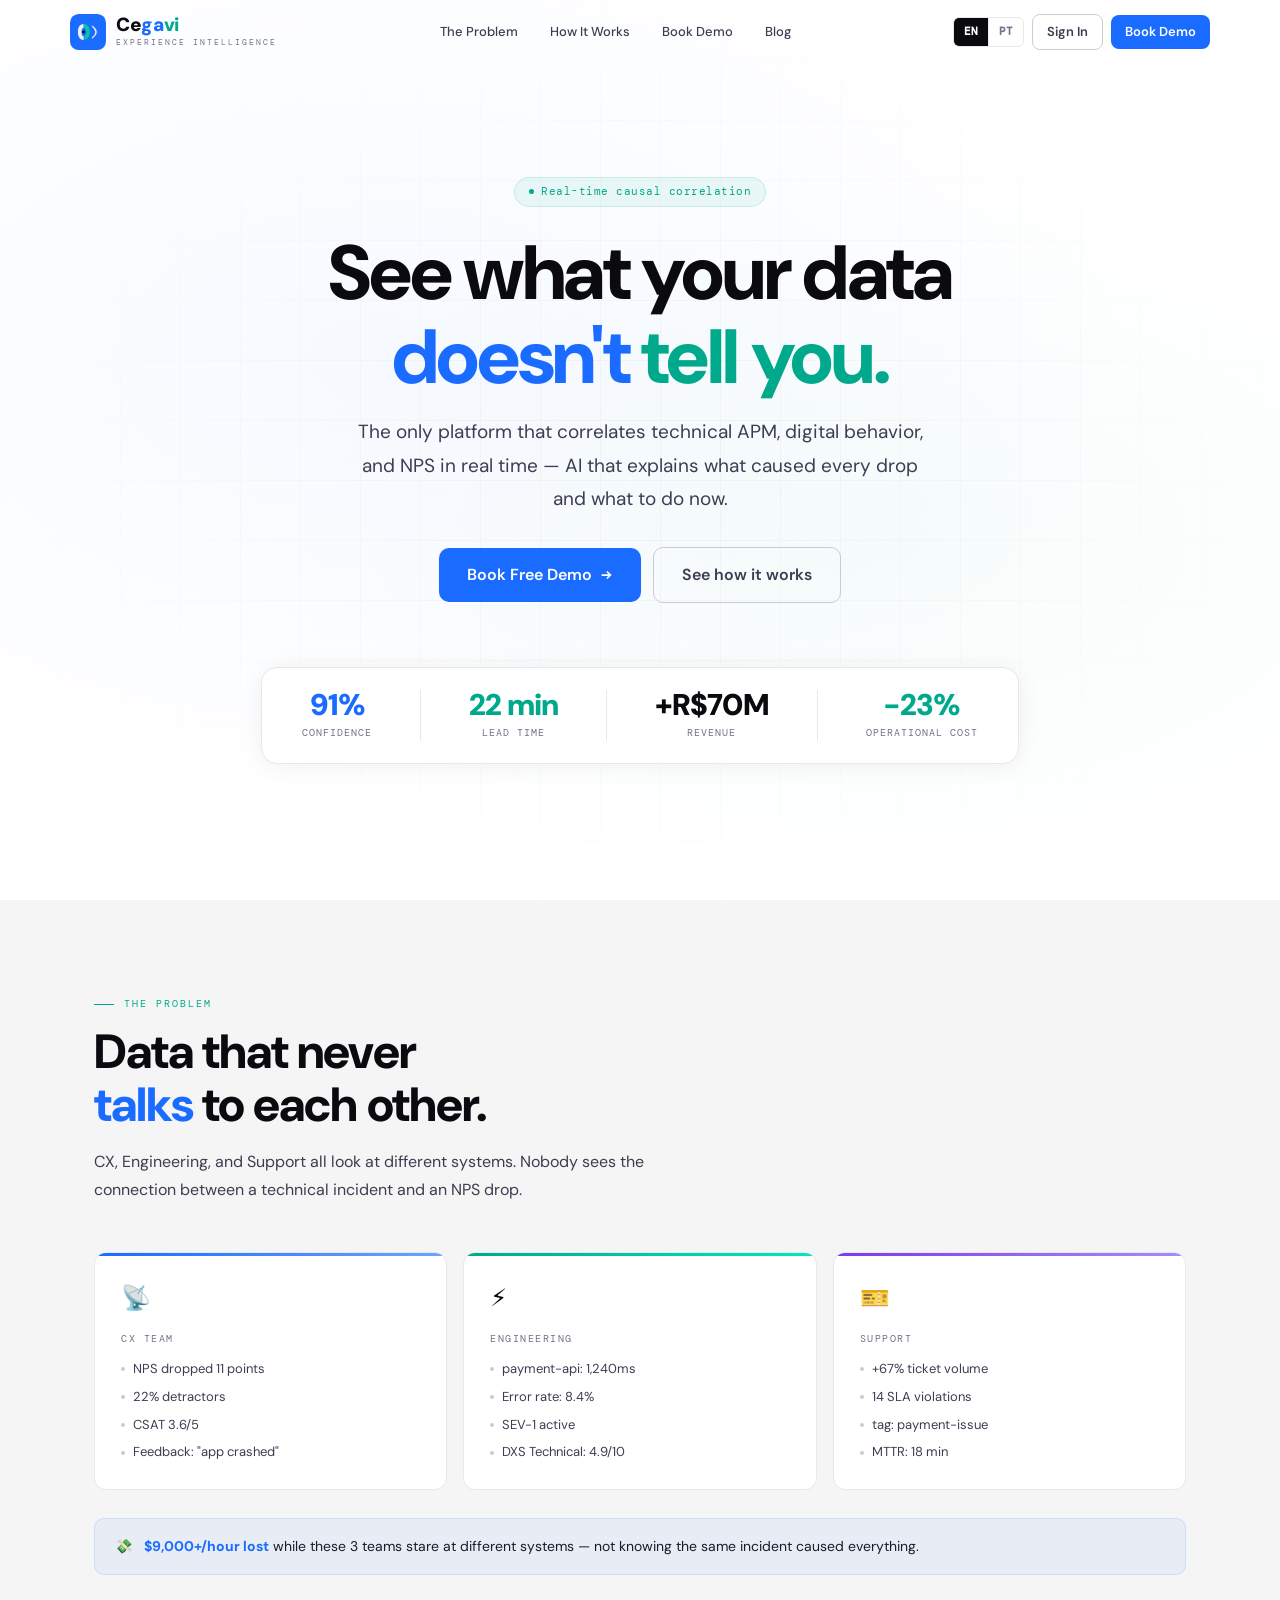
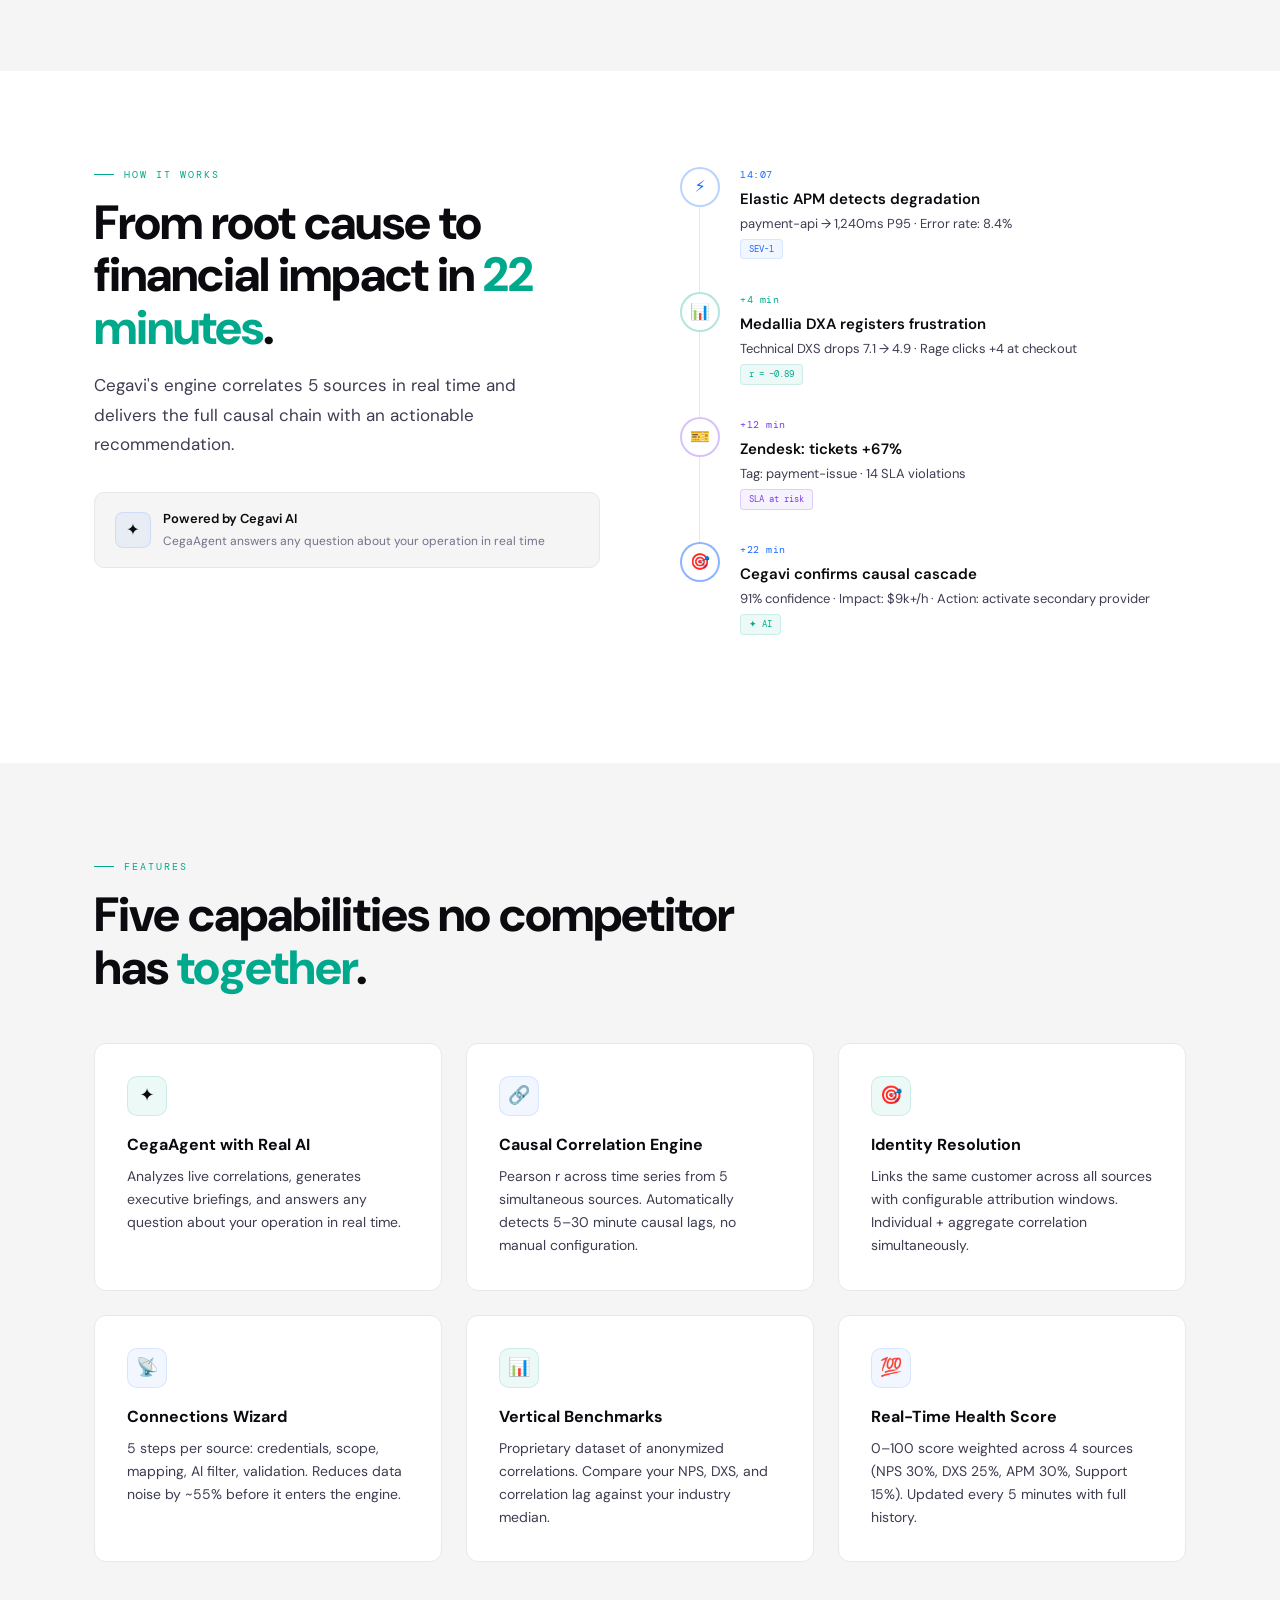
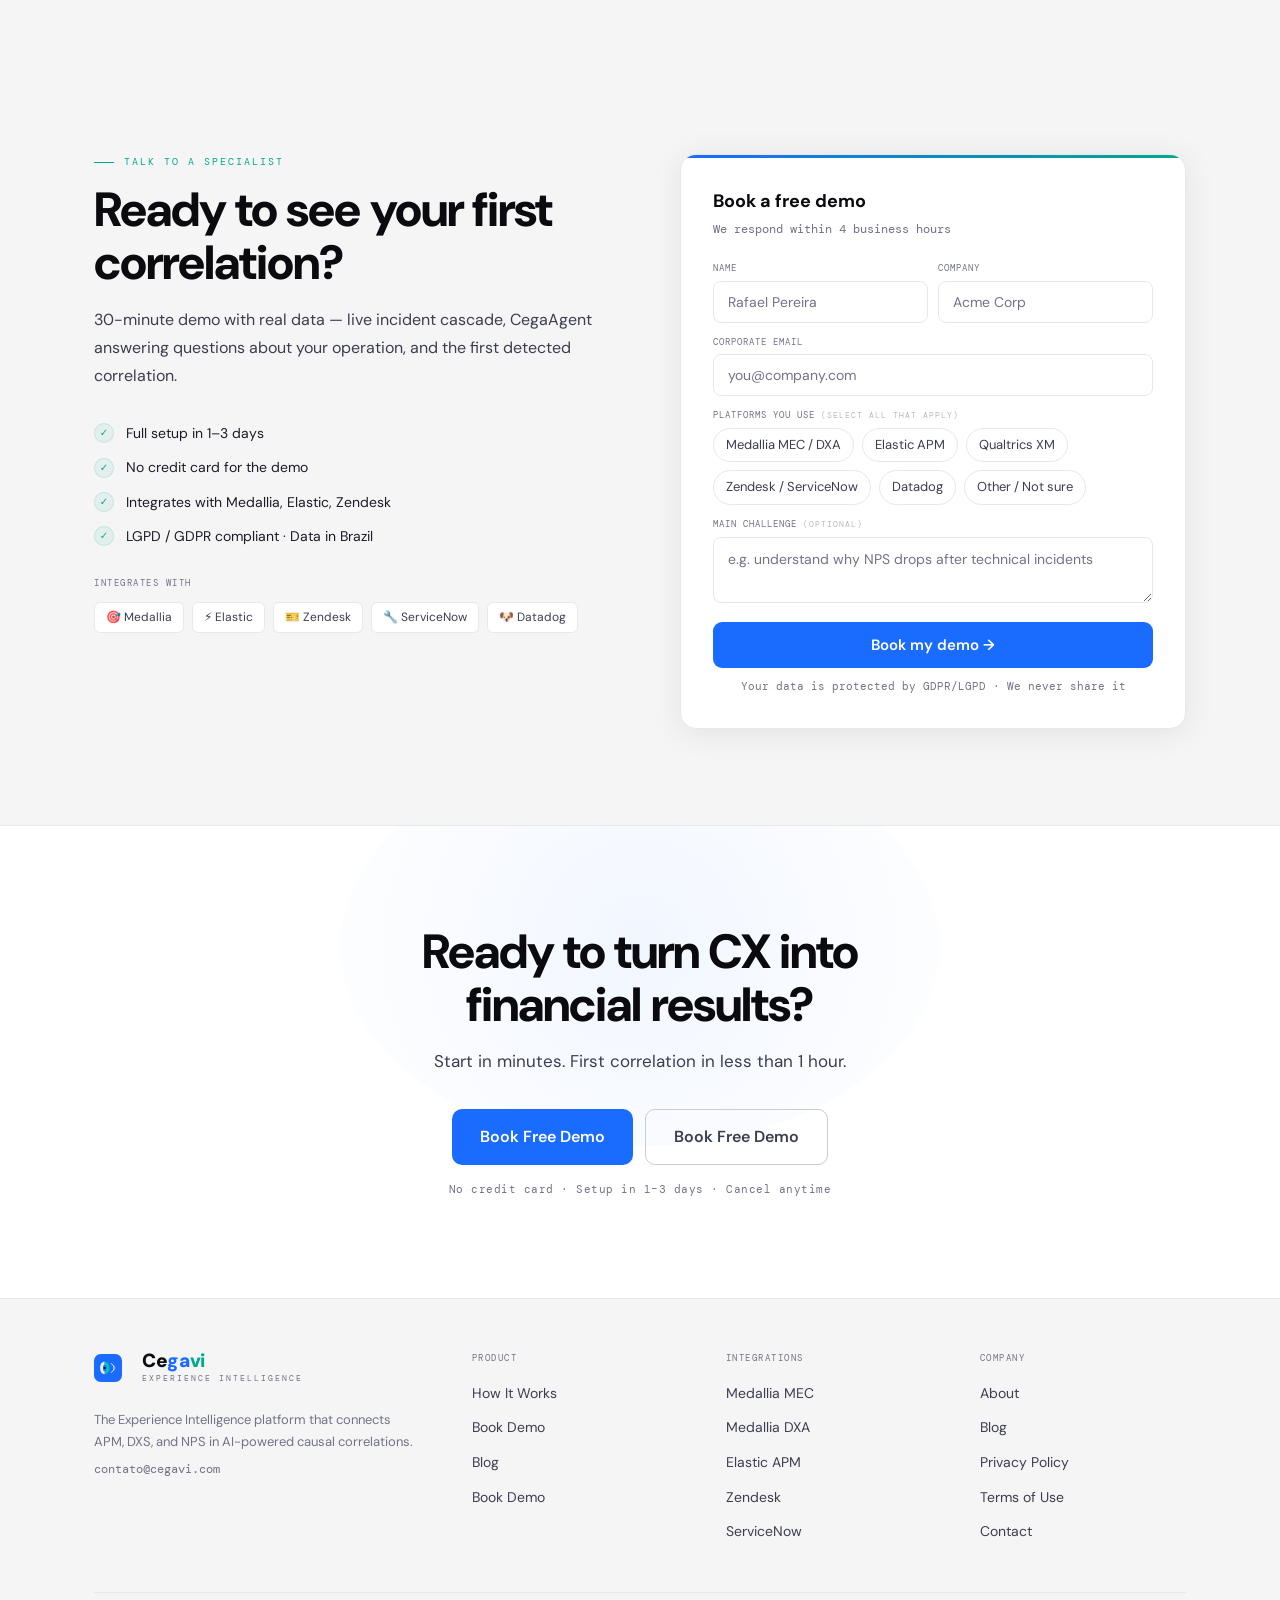
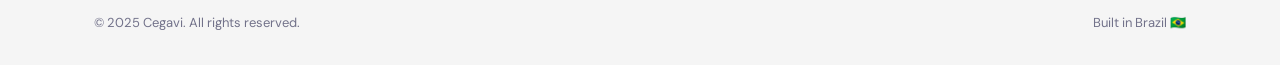
<file: index.html>
<!DOCTYPE html>
<html>
<head>
<meta charset="UTF-8">
<title>Cegavi — Experience Intelligence</title>
<meta name="robots" content="noindex">
<script>
  // Detect browser language and redirect
  // Saved preference takes priority, then browser lang, then default EN
  var saved = localStorage.getItem('cegavi_lang');
  var lang  = saved || (navigator.language || navigator.userLanguage || 'en').toLowerCase();
  var dest  = lang.startsWith('pt') ? '/pt/' : '/en/';
  // Preserve any path after the root (e.g. utm params)
  var search = window.location.search;
  window.location.replace(dest + search);
</script>
<noscript>
  <meta http-equiv="refresh" content="0; url=/en/">
</noscript>
</head>
<body></body>
</html>
</file>
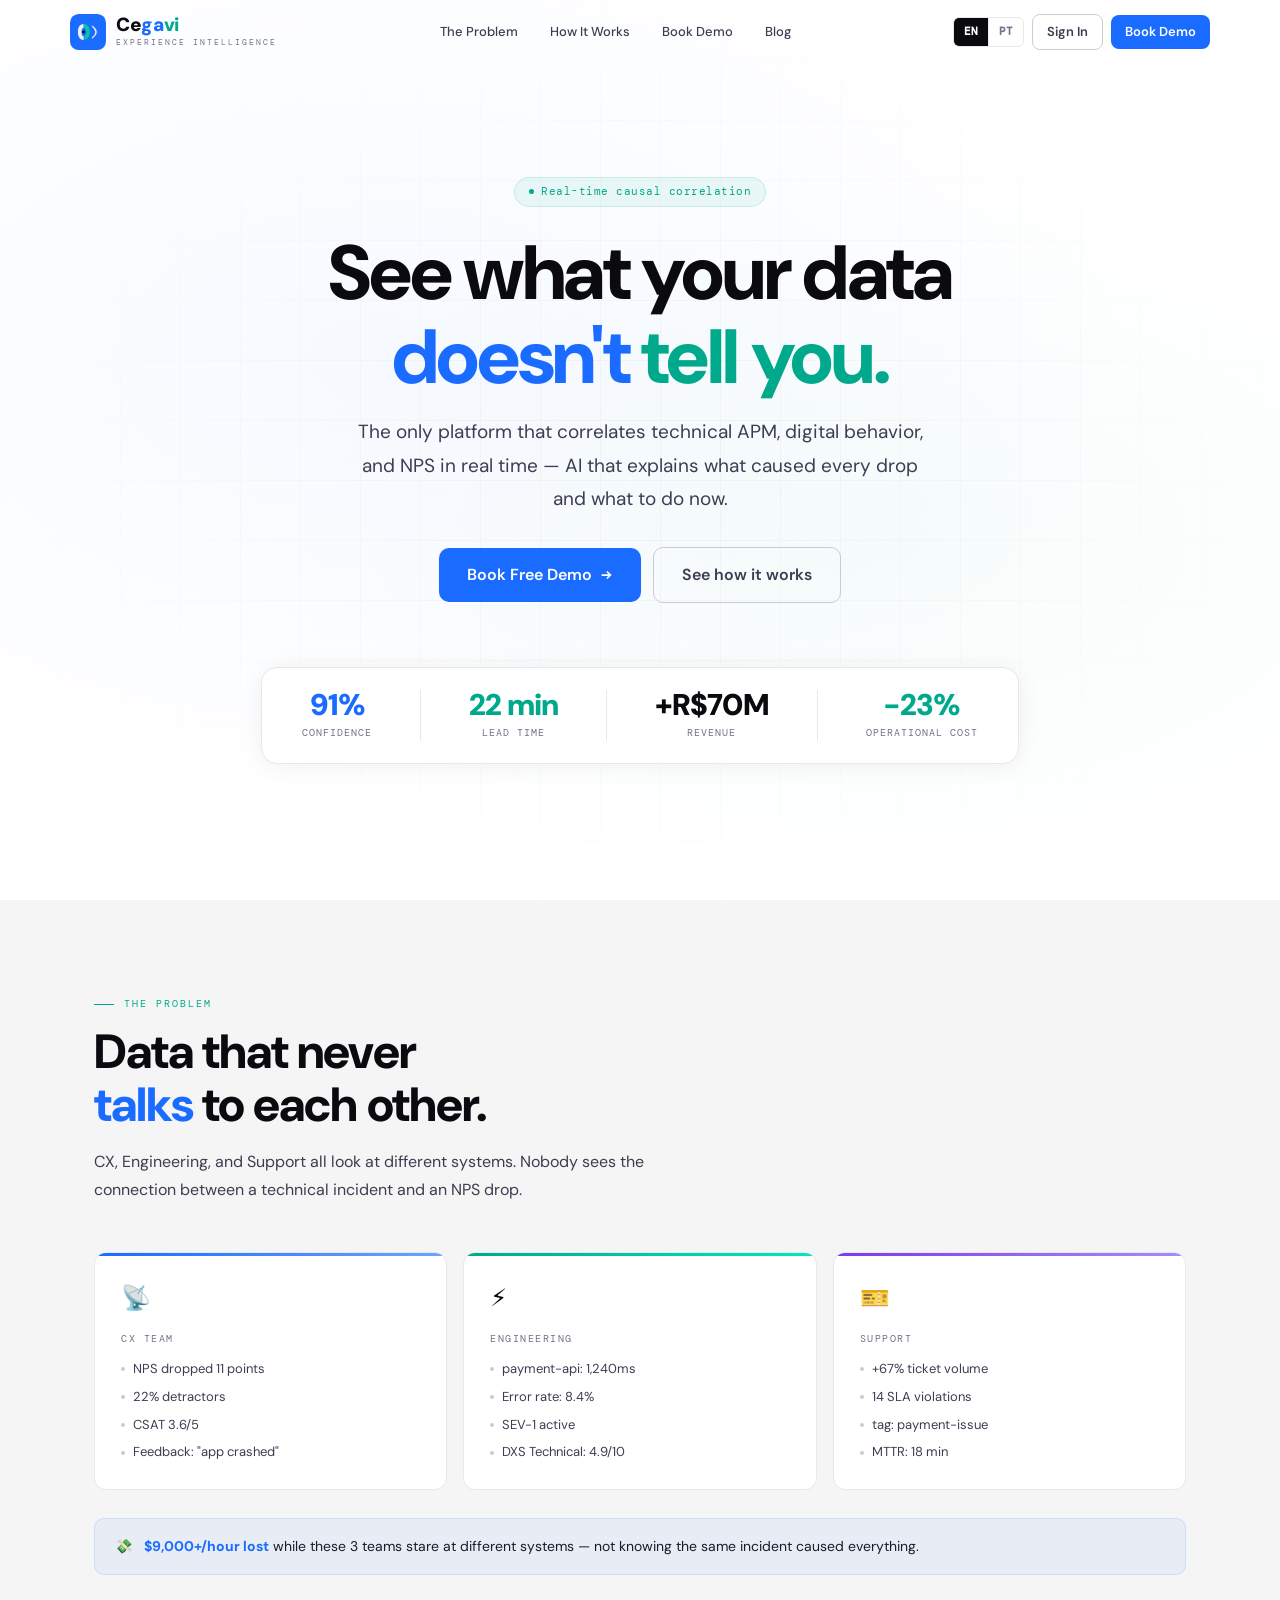
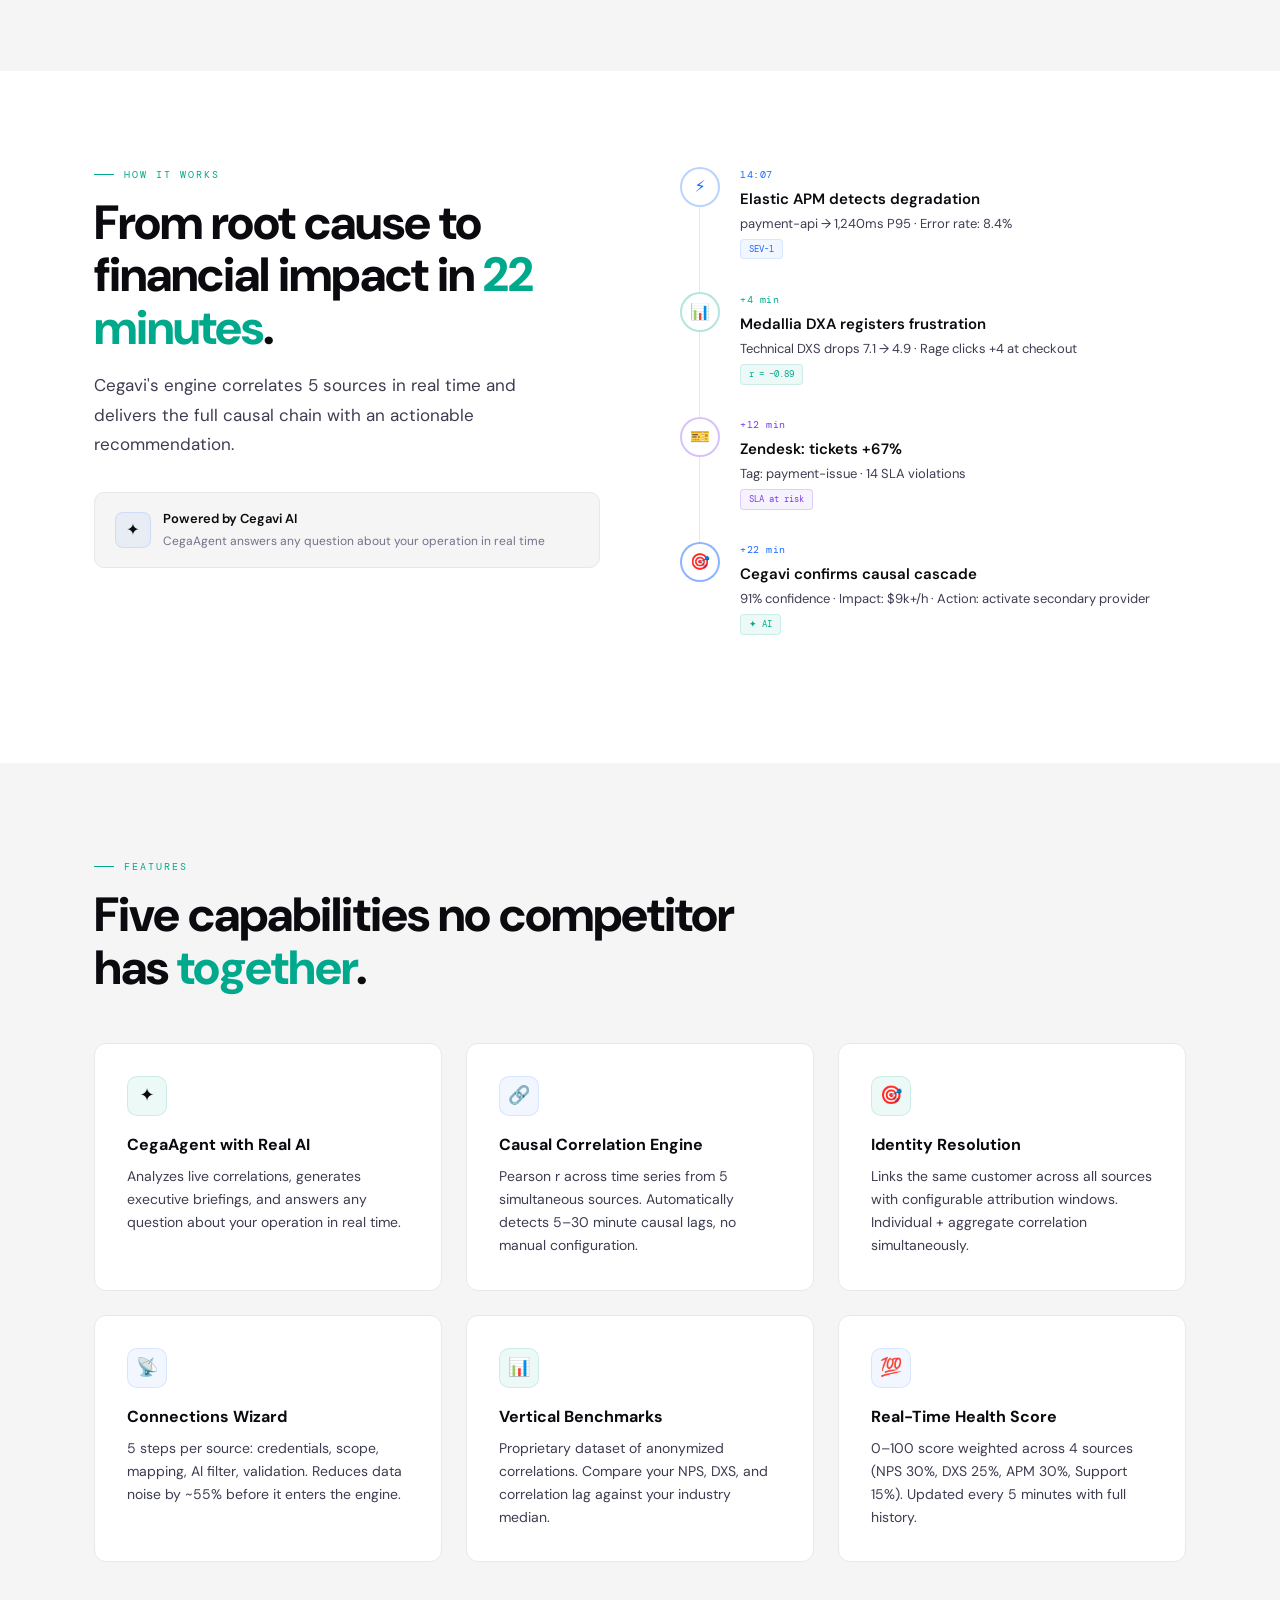
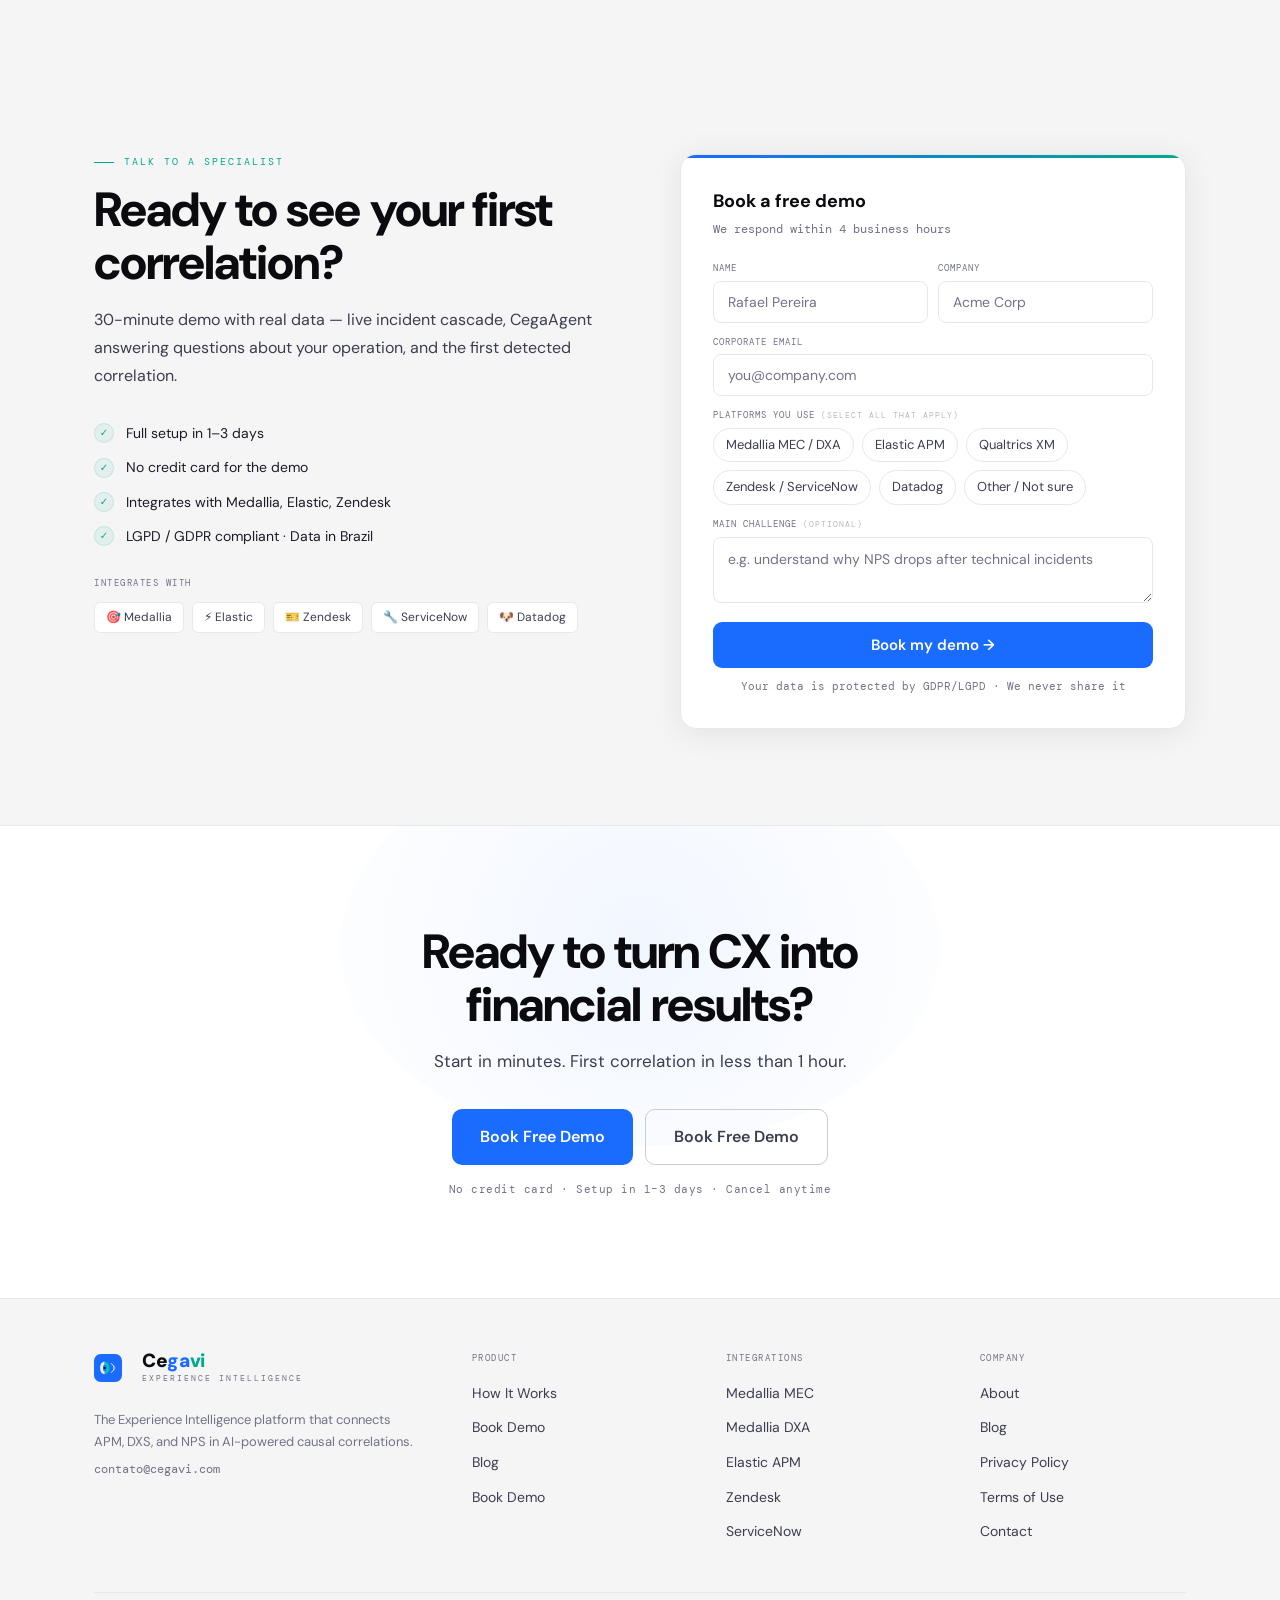
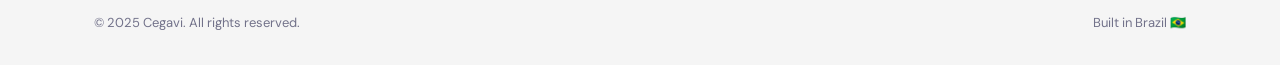
<file: en/index.html>
<!DOCTYPE html>
<html lang="en">
<head>
<meta charset="UTF-8">
<meta name="viewport" content="width=device-width, initial-scale=1.0">
<title>Cegavi — Experience Intelligence Platform</title>
<meta name="description" content="The only platform that correlates technical APM, digital behavior, and NPS in real time. AI that explains what caused every CX drop — and what to do now.">
<link rel="canonical" href="https://cegavi.com/en/">
<link rel="alternate" hreflang="en" href="https://cegavi.com/en/">
<link rel="alternate" hreflang="pt-BR" href="https://cegavi.com/pt/">
<link rel="alternate" hreflang="x-default" href="https://cegavi.com/en/">
<meta property="og:title" content="Cegavi — Experience Intelligence">
<meta property="og:description" content="From root cause to financial impact in 22 minutes. Powered by AI.">
<meta property="og:type" content="website">
<meta property="og:url" content="https://cegavi.com/en/">
<link rel="preconnect" href="https://fonts.googleapis.com">
<link rel="preconnect" href="https://fonts.gstatic.com" crossorigin>
<link href="https://fonts.googleapis.com/css2?family=DM+Sans:wght@400;500;600;700;800;900&family=DM+Mono:wght@400;500&display=swap" rel="stylesheet">
<link rel="stylesheet" href="/assets/css/main.css">
<style>
/* ── Page-specific styles ── */
.disconnect {
  margin-top: 28px; padding: 16px 20px;
  background: var(--blue4); border: 1px solid var(--blue3);
  border-radius: 10px; display: flex; align-items: center; gap: 12px;
  font-size: 14px; color: var(--ink2);
}
.disconnect strong { color: var(--blue); }
.silos { display: grid; grid-template-columns: repeat(3,1fr); gap: 16px; margin-top: 48px; }
.silo {
  background: var(--white); border: 1px solid var(--bd);
  border-radius: var(--radius); padding: 26px; position: relative; overflow: hidden;
  transition: box-shadow .2s;
}
.silo:hover { box-shadow: 0 4px 24px rgba(10,10,15,.08); }
.silo::before { content: ''; position: absolute; top: 0; left: 0; right: 0; height: 3px; }
.silo-cx::before   { background: linear-gradient(90deg, var(--blue), #6DA4FF); }
.silo-tech::before { background: linear-gradient(90deg, var(--teal), #00E8C2); }
.silo-sup::before  { background: linear-gradient(90deg, #7C3AED, #A78BFA); }
.silo-icon  { font-size: 24px; margin-bottom: 14px; }
.silo-title { font-family: var(--fm); font-size: 10px; color: var(--ink4); letter-spacing: 1.5px; text-transform: uppercase; margin-bottom: 12px; }
.silo-items { display: flex; flex-direction: column; gap: 7px; }
.silo-item  { font-size: 13px; color: var(--ink3); display: flex; align-items: center; gap: 8px; }
.silo-item::before { content: ''; width: 4px; height: 4px; border-radius: 50%; background: var(--bd2); flex-shrink: 0; }
.cascade { display: flex; flex-direction: column; }
.cstep { display: flex; gap: 20px; position: relative; padding-bottom: 8px; }
.cstep::before { content: ''; position: absolute; left: 19px; top: 40px; bottom: -8px; width: 1px; background: var(--bd); }
.cstep:last-child::before { display: none; }
.cdot { width: 40px; height: 40px; border-radius: 50%; display: flex; align-items: center; justify-content: center; font-size: 16px; flex-shrink: 0; background: var(--white); border: 2px solid; }
.cbody { flex: 1; padding: 0 0 24px; }
.ctime { font-family: var(--fm); font-size: 10px; margin-bottom: 4px; letter-spacing: .5px; }
.ctitle { font-size: 15px; font-weight: 600; color: var(--ink); margin-bottom: 3px; }
.cdesc { font-size: 13px; color: var(--ink3); line-height: 1.5; }
.cchip { display: inline-flex; align-items: center; font-family: var(--fm); font-size: 9px; padding: 2px 8px; border-radius: 4px; margin-top: 6px; border: 1px solid; }
.pricing-grid { display: grid; grid-template-columns: repeat(3,1fr); gap: 16px; margin-top: 48px; }
.price-card { background: var(--white); border: 2px solid var(--bd); border-radius: var(--radius-lg); padding: 30px; position: relative; transition: all .2s; }
.price-card:hover:not(.featured) { border-color: var(--bd2); box-shadow: 0 4px 20px rgba(10,10,15,.08); }
.price-card.featured { border-color: var(--blue); box-shadow: 0 0 0 4px var(--blue4); }
.price-badge { position: absolute; top: -12px; left: 50%; transform: translateX(-50%); background: var(--blue); color: #fff; font-family: var(--fm); font-size: 10px; padding: 3px 14px; border-radius: 10px; white-space: nowrap; }
.price-name { font-family: var(--fm); font-size: 11px; color: var(--ink4); letter-spacing: 1.5px; text-transform: uppercase; margin-bottom: 6px; }
.price-val { font-size: 38px; font-weight: 900; color: var(--ink); line-height: 1; margin-bottom: 4px; letter-spacing: -.02em; }
.price-period { font-family: var(--fm); font-size: 11px; color: var(--ink4); margin-bottom: 22px; }
.price-features { list-style: none; display: flex; flex-direction: column; gap: 10px; margin-bottom: 26px; }
.price-features li { font-size: 14px; color: var(--ink2); display: flex; align-items: flex-start; gap: 9px; }
.price-features li::before { content: '✓'; color: var(--teal); flex-shrink: 0; font-size: 12px; margin-top: 2px; font-weight: 700; }
.price-cta { width: 100%; padding: 12px; border-radius: 9px; border: 1px solid var(--bd2); background: transparent; color: var(--ink); font-size: 14px; font-weight: 600; cursor: pointer; transition: all .14s; font-family: var(--f); }
.price-cta:hover { background: var(--gray1); }
.price-cta.featured-cta { background: var(--blue); border-color: var(--blue); color: #fff; }
.price-cta.featured-cta:hover { background: var(--blue2); }
.lead-grid { display: grid; grid-template-columns: 1fr 1fr; gap: 80px; align-items: start; }
.lead-card { background: var(--white); border: 1px solid var(--bd); border-radius: var(--radius-lg); padding: 32px; position: relative; overflow: hidden; box-shadow: 0 4px 32px rgba(10,10,15,.08); }
.lead-card::before { content: ''; position: absolute; top: 0; left: 0; right: 0; height: 3px; background: linear-gradient(90deg, var(--blue), var(--teal)); }
.trust-list { display: flex; flex-direction: column; gap: 12px; margin-top: 28px; }
.trust-item { display: flex; align-items: center; gap: 12px; font-size: 14px; color: var(--ink2); }
.trust-check { width: 20px; height: 20px; border-radius: 50%; background: var(--teal4); border: 1px solid var(--teal3); display: flex; align-items: center; justify-content: center; font-size: 10px; color: var(--teal); flex-shrink: 0; font-weight: 700; }
.int-chips { display: flex; flex-wrap: wrap; gap: 8px; margin-top: 12px; }
.int-chip { padding: 5px 11px; border-radius: 6px; border: 1px solid var(--bd); background: var(--white); font-size: 12px; color: var(--ink3); }
.form-row { display: grid; grid-template-columns: 1fr 1fr; gap: 10px; margin-bottom: 12px; }
.form-message { display: none; padding: 10px 12px; border-radius: 7px; font-size: 12px; font-family: var(--fm); margin-bottom: 10px; }
.form-message.err { background: rgba(220,38,38,.06); border: 1px solid rgba(220,38,38,.15); color: #DC2626; }
.form-message.ok  { background: var(--teal4); border: 1px solid var(--teal3); color: var(--teal); }
.form-submit { width: 100%; padding: 13px; border-radius: 9px; background: var(--blue); color: #fff; font-size: 15px; font-weight: 600; border: none; cursor: pointer; transition: all .15s; font-family: var(--f); }
.form-submit:hover:not(:disabled) { background: var(--blue2); box-shadow: 0 6px 20px rgba(26,107,255,.25); }
.form-submit:disabled { opacity: .5; cursor: not-allowed; }
.form-privacy { font-size: 11px; color: var(--ink4); text-align: center; margin-top: 10px; font-family: var(--fm); }
.lead-success { display: none; text-align: center; padding: 16px 0; }
.lead-success-icon { font-size: 44px; margin-bottom: 14px; }
.lead-success-title { font-size: 19px; font-weight: 700; color: var(--ink); margin-bottom: 8px; }
.lead-success-sub { font-size: 14px; color: var(--ink3); line-height: 1.6; margin-bottom: 14px; }
.lead-success-email { font-family: var(--fm); font-size: 12px; color: var(--teal); background: var(--teal4); padding: 5px 12px; border-radius: 5px; display: inline-block; }
.cta-section { padding: 100px 24px; text-align: center; border-top: 1px solid var(--bd); position: relative; overflow: hidden; }
.cta-section::before { content: ''; position: absolute; top: -80px; left: 50%; transform: translateX(-50%); width: 600px; height: 400px; border-radius: 50%; background: radial-gradient(circle, var(--blue4), transparent); pointer-events: none; }
.ai-badge { padding: 16px 20px; background: var(--gray1); border: 1px solid var(--bd); border-radius: 10px; display: flex; align-items: center; gap: 12px; margin-top: 28px; }
.ai-icon { width: 36px; height: 36px; border-radius: 8px; background: var(--blue4); border: 1px solid var(--blue3); display: flex; align-items: center; justify-content: center; font-size: 16px; flex-shrink: 0; }
@media (max-width: 768px) {
  .silos, .pricing-grid, .lead-grid { grid-template-columns: 1fr; }
  .lead-grid { gap: 40px; }
  .form-row  { grid-template-columns: 1fr; }
}
</style>
</head>
<body>

<!-- NAV -->
<nav class="nav" id="nav">
  <div class="nav-inner">
    <a class="logo" href="/en/">
      <svg width="36" height="36" viewBox="0 0 100 100" fill="none"><rect width="100" height="100" rx="24" fill="#1A6BFF"/><path d="M38 28 C28 28 22 36 22 50 C22 64 28 72 38 72 L38 62 C34 62 32 57 32 50 C32 43 34 38 38 38 Z" fill="#F8F7F4" opacity="0.95"/><path d="M38 38 C42 38 45 43 45 50 C45 55 43 59 40 61 L40 72 C50 70 55 61 55 50 C55 39 50 28 38 28 Z" fill="#00C9A7"/><path d="M62 34 Q72 42 72 50 Q72 58 62 66" stroke="#F8F7F4" stroke-width="3.5" stroke-linecap="round" fill="none" opacity="0.9"/><path d="M67 39 Q75 44 75 50 Q75 56 67 61" stroke="#F8F7F4" stroke-width="2.5" stroke-linecap="round" fill="none" opacity="0.5"/><circle cx="38" cy="50" r="4" fill="#0A0A0F"/></svg>
      <div>
        <div class="logo-wordmark"><span class="logo-ce">Ce</span><span class="logo-ga">ga</span><span class="logo-vi">vi</span></div>
        <div class="logo-sub">Experience Intelligence</div>
      </div>
    </a>
    <nav class="nav-links">
      <a href="#problem">The Problem</a>
      <a href="#how-it-works">How It Works</a>
      <a href="/en/#demo">Book Demo</a>
      <a href="/en/blog/">Blog</a>
    </nav>
    <div class="nav-right">
      <div class="lang-pill">
        <a href="/en/" class="active" onclick="localStorage.setItem('cegavi_lang','en')">EN</a>
        <span></span>
        <a href="/pt/" onclick="localStorage.setItem('cegavi_lang','pt')">PT</a>
      </div>
      <a class="btn btn-ghost btn-sm" href="#">Sign In</a>
      <a class="btn btn-primary btn-sm" href="#demo">Book Demo</a>
      <button class="nav-toggle" id="nav-toggle" aria-label="Menu" aria-expanded="false"><span></span><span></span><span></span></button>
    </div>
  </div>
</nav>


    <div class="mobile-nav" id="mobile-nav">
      <a href="/en/#problem">The Problem</a>
      <a href="/en/#how-it-works">How It Works</a>
      <a href="/en/blog/">Blog</a>
      <div class="mobile-nav-cta">
        <a class="btn btn-primary" href="/en/#demo">Book Free Demo</a>
      </div>
    </div>
<!-- HERO -->
<section class="hero">
  <div class="hero-grid"></div>
  <div class="hero-content">
    <div class="badge badge-teal mb-5">
      <span class="badge-dot"></span>
      Real-time causal correlation
    </div>
    <h1 class="mb-4">
      See what your data<br>
      <span class="text-blue">doesn't</span>
      <span class="text-teal"> tell you.</span>
    </h1>
    <p class="mb-6" style="font-size:clamp(16px,2vw,19px);max-width:580px;margin-left:auto;margin-right:auto">
      The only platform that correlates technical APM, digital behavior, and NPS in real time — AI that explains what caused every drop and what to do now.
    </p>
    <div class="hero-actions mb-8">
      <a class="btn btn-primary btn-lg" href="#demo">
        Book Free Demo
        <svg width="14" height="14" viewBox="0 0 16 16" fill="none" stroke="currentColor" stroke-width="2"><path d="M3 8h10M9 4l4 4-4 4"/></svg>
      </a>
      <a class="btn btn-ghost btn-lg" href="#how-it-works">See how it works</a>
    </div>
    <div class="hero-kpis">
      <div class="kpi"><div class="kpi-value blue">91%</div><div class="kpi-label">Confidence</div></div>
      <div class="kpi-sep"></div>
      <div class="kpi"><div class="kpi-value teal">22 min</div><div class="kpi-label">Lead Time</div></div>
      <div class="kpi-sep"></div>
      <div class="kpi"><div class="kpi-value">+R$70M</div><div class="kpi-label">Revenue</div></div>
      <div class="kpi-sep"></div>
      <div class="kpi"><div class="kpi-value teal">−23%</div><div class="kpi-label">Operational Cost</div></div>
    </div>
  </div>
</section>

<!-- PROBLEM -->
<section id="problem" class="section" style="background:var(--gray1)">
  <div class="container">
    <div class="section-label">The Problem</div>
    <h2 class="mb-4">Data that never<br><span class="text-blue">talks</span> to each other.</h2>
    <p class="section-sub mb-6" style="max-width:560px">CX, Engineering, and Support all look at different systems. Nobody sees the connection between a technical incident and an NPS drop.</p>
    <div class="silos">
      <div class="silo silo-cx">
        <div class="silo-icon">📡</div>
        <div class="silo-title">CX Team</div>
        <div class="silo-items">
          <div class="silo-item">NPS dropped 11 points</div>
          <div class="silo-item">22% detractors</div>
          <div class="silo-item">CSAT 3.6/5</div>
          <div class="silo-item">Feedback: "app crashed"</div>
        </div>
      </div>
      <div class="silo silo-tech">
        <div class="silo-icon">⚡</div>
        <div class="silo-title">Engineering</div>
        <div class="silo-items">
          <div class="silo-item">payment-api: 1,240ms</div>
          <div class="silo-item">Error rate: 8.4%</div>
          <div class="silo-item">SEV-1 active</div>
          <div class="silo-item">DXS Technical: 4.9/10</div>
        </div>
      </div>
      <div class="silo silo-sup">
        <div class="silo-icon">🎫</div>
        <div class="silo-title">Support</div>
        <div class="silo-items">
          <div class="silo-item">+67% ticket volume</div>
          <div class="silo-item">14 SLA violations</div>
          <div class="silo-item">tag: payment-issue</div>
          <div class="silo-item">MTTR: 18 min</div>
        </div>
      </div>
    </div>
    <div class="disconnect">
      💸
      <span><strong>$9,000+/hour lost</strong> while these 3 teams stare at different systems — not knowing the same incident caused everything.</span>
    </div>
  </div>
</section>

<!-- HOW IT WORKS -->
<section id="how-it-works" class="section">
  <div class="container" style="display:grid;grid-template-columns:1fr 1fr;gap:80px;align-items:start">
    <div>
      <div class="section-label">How It Works</div>
      <h2 class="mb-4">From root cause to financial impact in <span class="text-teal">22 minutes</span>.</h2>
      <p class="mb-6" style="font-size:17px;max-width:480px">Cegavi's engine correlates 5 sources in real time and delivers the full causal chain with an actionable recommendation.</p>
      <div class="ai-badge">
        <div class="ai-icon">✦</div>
        <div>
          <div style="font-size:13px;font-weight:600;color:var(--ink);margin-bottom:2px">Powered by Cegavi AI</div>
          <div style="font-size:12px;color:var(--ink4)">CegaAgent answers any question about your operation in real time</div>
        </div>    
      </div>
    </div>
    <div class="cascade">
      <div class="cstep">
        <div class="cdot" style="border-color:rgba(26,107,255,.3);color:var(--blue)">⚡</div>
        <div class="cbody">
          <div class="ctime" style="color:var(--blue)">14:07</div>
          <div class="ctitle">Elastic APM detects degradation</div>
          <div class="cdesc">payment-api → 1,240ms P95 · Error rate: 8.4%</div>
          <span class="cchip" style="color:var(--blue);border-color:var(--blue3);background:var(--blue4)">SEV-1</span>
        </div>
      </div>
      <div class="cstep">
        <div class="cdot" style="border-color:rgba(0,169,139,.3);color:var(--teal)">📊</div>
        <div class="cbody">
          <div class="ctime" style="color:var(--teal)">+4 min</div>
          <div class="ctitle">Medallia DXA registers frustration</div>
          <div class="cdesc">Technical DXS drops 7.1 → 4.9 · Rage clicks +4 at checkout</div>
          <span class="cchip" style="color:var(--teal);border-color:var(--teal3);background:var(--teal4)">r = −0.89</span>
        </div>
      </div>
      <div class="cstep">
        <div class="cdot" style="border-color:rgba(124,58,237,.3);color:#7C3AED">🎫</div>
        <div class="cbody">
          <div class="ctime" style="color:#7C3AED">+12 min</div>
          <div class="ctitle">Zendesk: tickets +67%</div>
          <div class="cdesc">Tag: payment-issue · 14 SLA violations</div>
          <span class="cchip" style="color:#7C3AED;border-color:rgba(124,58,237,.2);background:rgba(124,58,237,.06)">SLA at risk</span>
        </div>
      </div>
      <div class="cstep">
        <div class="cdot" style="border-color:rgba(26,107,255,.5);color:var(--blue)">🎯</div>
        <div class="cbody">
          <div class="ctime" style="color:var(--blue)">+22 min</div>
          <div class="ctitle">Cegavi confirms causal cascade</div>
          <div class="cdesc">91% confidence · Impact: $9k+/h · Action: activate secondary provider</div>
          <span class="cchip" style="color:var(--teal);border-color:var(--teal3);background:var(--teal4)">✦ AI</span>
        </div>
      </div>
    </div>
  </div>
</section>

<!-- FEATURES -->
<section class="section" style="background:var(--gray1)">
  <div class="container">
    <div class="section-label">Features</div>
    <h2 class="mb-4">Five capabilities no competitor<br>has <span class="text-teal">together</span>.</h2>
    <div class="grid-3" style="margin-top:48px">
      <div class="card"><div class="card-icon card-icon-teal">✦</div><div class="card-title">CegaAgent with Real AI</div><div class="card-desc">Analyzes live correlations, generates executive briefings, and answers any question about your operation in real time.</div></div>
      <div class="card"><div class="card-icon card-icon-blue">🔗</div><div class="card-title">Causal Correlation Engine</div><div class="card-desc">Pearson r across time series from 5 simultaneous sources. Automatically detects 5–30 minute causal lags, no manual configuration.</div></div>
      <div class="card"><div class="card-icon card-icon-teal">🎯</div><div class="card-title">Identity Resolution</div><div class="card-desc">Links the same customer across all sources with configurable attribution windows. Individual + aggregate correlation simultaneously.</div></div>
      <div class="card"><div class="card-icon card-icon-blue">📡</div><div class="card-title">Connections Wizard</div><div class="card-desc">5 steps per source: credentials, scope, mapping, AI filter, validation. Reduces data noise by ~55% before it enters the engine.</div></div>
      <div class="card"><div class="card-icon card-icon-teal">📊</div><div class="card-title">Vertical Benchmarks</div><div class="card-desc">Proprietary dataset of anonymized correlations. Compare your NPS, DXS, and correlation lag against your industry median.</div></div>
      <div class="card"><div class="card-icon card-icon-blue">💯</div><div class="card-title">Real-Time Health Score</div><div class="card-desc">0–100 score weighted across 4 sources (NPS 30%, DXS 25%, APM 30%, Support 15%). Updated every 5 minutes with full history.</div></div>
    </div>
  </div>
</section>

<!-- DEMO / LEAD FORM -->
<section id="demo" class="section" style="background:var(--gray1)">
  <div class="container">
    <div class="lead-grid">
      <div>
        <div class="section-label">Talk to a specialist</div>
        <h2 class="mb-4">Ready to see your first correlation?</h2>
        <p class="mb-6" style="font-size:16px">30-minute demo with real data — live incident cascade, CegaAgent answering questions about your operation, and the first detected correlation.</p>
        <div class="trust-list">
          <div class="trust-item"><div class="trust-check">✓</div>Full setup in 1–3 days</div>
          <div class="trust-item"><div class="trust-check">✓</div>No credit card for the demo</div>
          <div class="trust-item"><div class="trust-check">✓</div>Integrates with Medallia, Elastic, Zendesk</div>
          <div class="trust-item"><div class="trust-check">✓</div>LGPD / GDPR compliant · Data in Brazil</div>
        </div>
        <div style="margin-top:28px">
          <div style="font-family:var(--fm);font-size:9px;color:var(--ink4);letter-spacing:1.5px;text-transform:uppercase;margin-bottom:10px">Integrates with</div>
          <div class="int-chips">
            <span class="int-chip">🎯 Medallia</span>
            <span class="int-chip">⚡ Elastic</span>
            <span class="int-chip">🎫 Zendesk</span>
            <span class="int-chip">🔧 ServiceNow</span>
            <span class="int-chip">🐶 Datadog</span>
          </div>
        </div>
      </div>

      <div class="lead-card">
        <div id="lead-form">
          <div style="font-size:18px;font-weight:700;color:var(--ink);margin-bottom:4px">Book a free demo</div>
          <div style="font-family:var(--fm);font-size:12px;color:var(--ink4);margin-bottom:22px">We respond within 4 business hours</div>
          <div class="form-row">
            <div>
              <label class="form-label" for="lf-name">Name</label>
              <input class="form-input" id="lf-name" type="text" placeholder="Rafael Pereira" autocomplete="name">
            </div>
            <div>
              <label class="form-label" for="lf-company">Company</label>
              <input class="form-input" id="lf-company" type="text" placeholder="Acme Corp" autocomplete="organization">
            </div>
          </div>
          <div class="form-field">
            <label class="form-label" for="lf-email">Corporate email</label>
            <input class="form-input" id="lf-email" type="email" placeholder="you@company.com" autocomplete="email">
          </div>
          <div class="form-field">
            <label class="form-label">Platforms you use <span style="opacity:.5;font-size:8px">(select all that apply)</span></label>
            <div class="check-group">
              <label class="check-item"><input type="checkbox" name="lf-platform" value="Medallia MEC / DXA">Medallia MEC / DXA</label>
              <label class="check-item"><input type="checkbox" name="lf-platform" value="Elastic APM">Elastic APM</label>
              <label class="check-item"><input type="checkbox" name="lf-platform" value="Qualtrics XM">Qualtrics XM</label>
              <label class="check-item"><input type="checkbox" name="lf-platform" value="Zendesk / ServiceNow">Zendesk / ServiceNow</label>
              <label class="check-item"><input type="checkbox" name="lf-platform" value="Datadog">Datadog</label>
              <label class="check-item"><input type="checkbox" name="lf-platform" value="Other / Not sure">Other / Not sure</label>
            </div>
          </div>
          <div class="form-field">
            <label class="form-label" for="lf-message">Main challenge <span style="opacity:.5;font-size:8px">(optional)</span></label>
            <textarea class="form-textarea" id="lf-message" rows="2" placeholder="e.g. understand why NPS drops after technical incidents"></textarea>
          </div>
          <div class="form-message" id="lead-form-msg"></div>
          <button class="form-submit" id="lead-btn" onclick="submitLead({lang:'en'})">Book my demo →</button>
          <div class="form-privacy">Your data is protected by GDPR/LGPD · We never share it</div>
        </div>
        <div class="lead-success" id="lead-success">
          <div class="lead-success-icon">🎯</div>
          <div class="lead-success-title">Request received!</div>
          <div class="lead-success-sub">Our team will reach out within 4 business hours to schedule the demo.</div>
          <div class="lead-success-email" id="lf-success-email"></div>
        </div>
      </div>
    </div>
  </div>
</section>

<!-- CTA -->
<div class="cta-section">
  <div style="max-width:600px;margin:0 auto;position:relative;z-index:1">
    <h2 class="mb-4">Ready to turn CX into financial results?</h2>
    <p class="mb-6" style="font-size:17px">Start in minutes. First correlation in less than 1 hour.</p>
    <div style="display:flex;justify-content:center;gap:12px;flex-wrap:wrap;margin-bottom:16px">
      <a class="btn btn-primary btn-lg" href="#demo">Book Free Demo</a>
      <a class="btn btn-ghost btn-lg" href="/en/#demo">Book Free Demo</a>
    </div>
    <div style="font-family:var(--fm);font-size:11px;color:var(--ink4);letter-spacing:.5px">No credit card · Setup in 1–3 days · Cancel anytime</div>
  </div>
</div>

<!-- FOOTER -->
<footer class="footer">
  <div class="container">
    <div class="footer-grid">
      <div>
        <a class="logo" href="/en/" style="margin-bottom:12px;display:inline-flex">
          <svg width="28" height="28" viewBox="0 0 100 100" fill="none"><rect width="100" height="100" rx="24" fill="#1A6BFF"/><path d="M38 28 C28 28 22 36 22 50 C22 64 28 72 38 72 L38 62 C34 62 32 57 32 50 C32 43 34 38 38 38 Z" fill="#F8F7F4" opacity="0.95"/><path d="M38 38 C42 38 45 43 45 50 C45 55 43 59 40 61 L40 72 C50 70 55 61 55 50 C55 39 50 28 38 28 Z" fill="#00C9A7"/><path d="M62 34 Q72 42 72 50 Q72 58 62 66" stroke="#F8F7F4" stroke-width="3.5" stroke-linecap="round" fill="none" opacity="0.9"/><path d="M67 39 Q75 44 75 50 Q75 56 67 61" stroke="#F8F7F4" stroke-width="2.5" stroke-linecap="round" fill="none" opacity="0.5"/><circle cx="38" cy="50" r="4" fill="#0A0A0F"/></svg>
          <div style="margin-left:10px"><div class="logo-wordmark"><span class="logo-ce">Ce</span><span class="logo-ga">ga</span><span class="logo-vi">vi</span></div><div class="logo-sub">Experience Intelligence</div></div>
        </a>
        <div class="footer-brand-desc">The Experience Intelligence platform that connects APM, DXS, and NPS in AI-powered causal correlations.</div>
        <div class="footer-email">contato@cegavi.com</div>
      </div>
      <div>
        <div class="footer-col-title">Product</div>
        <ul class="footer-links">
          <li><a href="#how-it-works">How It Works</a></li>
          <li><a href="/en/#demo">Book Demo</a></li>
          <li><a href="/en/blog/">Blog</a></li>
          <li><a href="#demo">Book Demo</a></li>
        </ul>
      </div>
      <div>
        <div class="footer-col-title">Integrations</div>
        <ul class="footer-links">
          <li><a href="#">Medallia MEC</a></li>
          <li><a href="#">Medallia DXA</a></li>
          <li><a href="#">Elastic APM</a></li>
          <li><a href="#">Zendesk</a></li>
          <li><a href="#">ServiceNow</a></li>
        </ul>
      </div>
      <div>
        <div class="footer-col-title">Company</div>
        <ul class="footer-links">
          <li><a href="#">About</a></li>
          <li><a href="/en/blog/">Blog</a></li>
          <li><a href="#">Privacy Policy</a></li>
          <li><a href="#">Terms of Use</a></li>
          <li><a href="mailto:contato@cegavi.com">Contact</a></li>
        </ul>
      </div>
    </div>
    <div class="footer-bottom">
      <span>© 2025 Cegavi. All rights reserved.</span>
      <span>Built in Brazil 🇧🇷</span>
    </div>
  </div>
</footer>

<script src="/assets/js/main.js"></script>
</body>
</html>
</file>
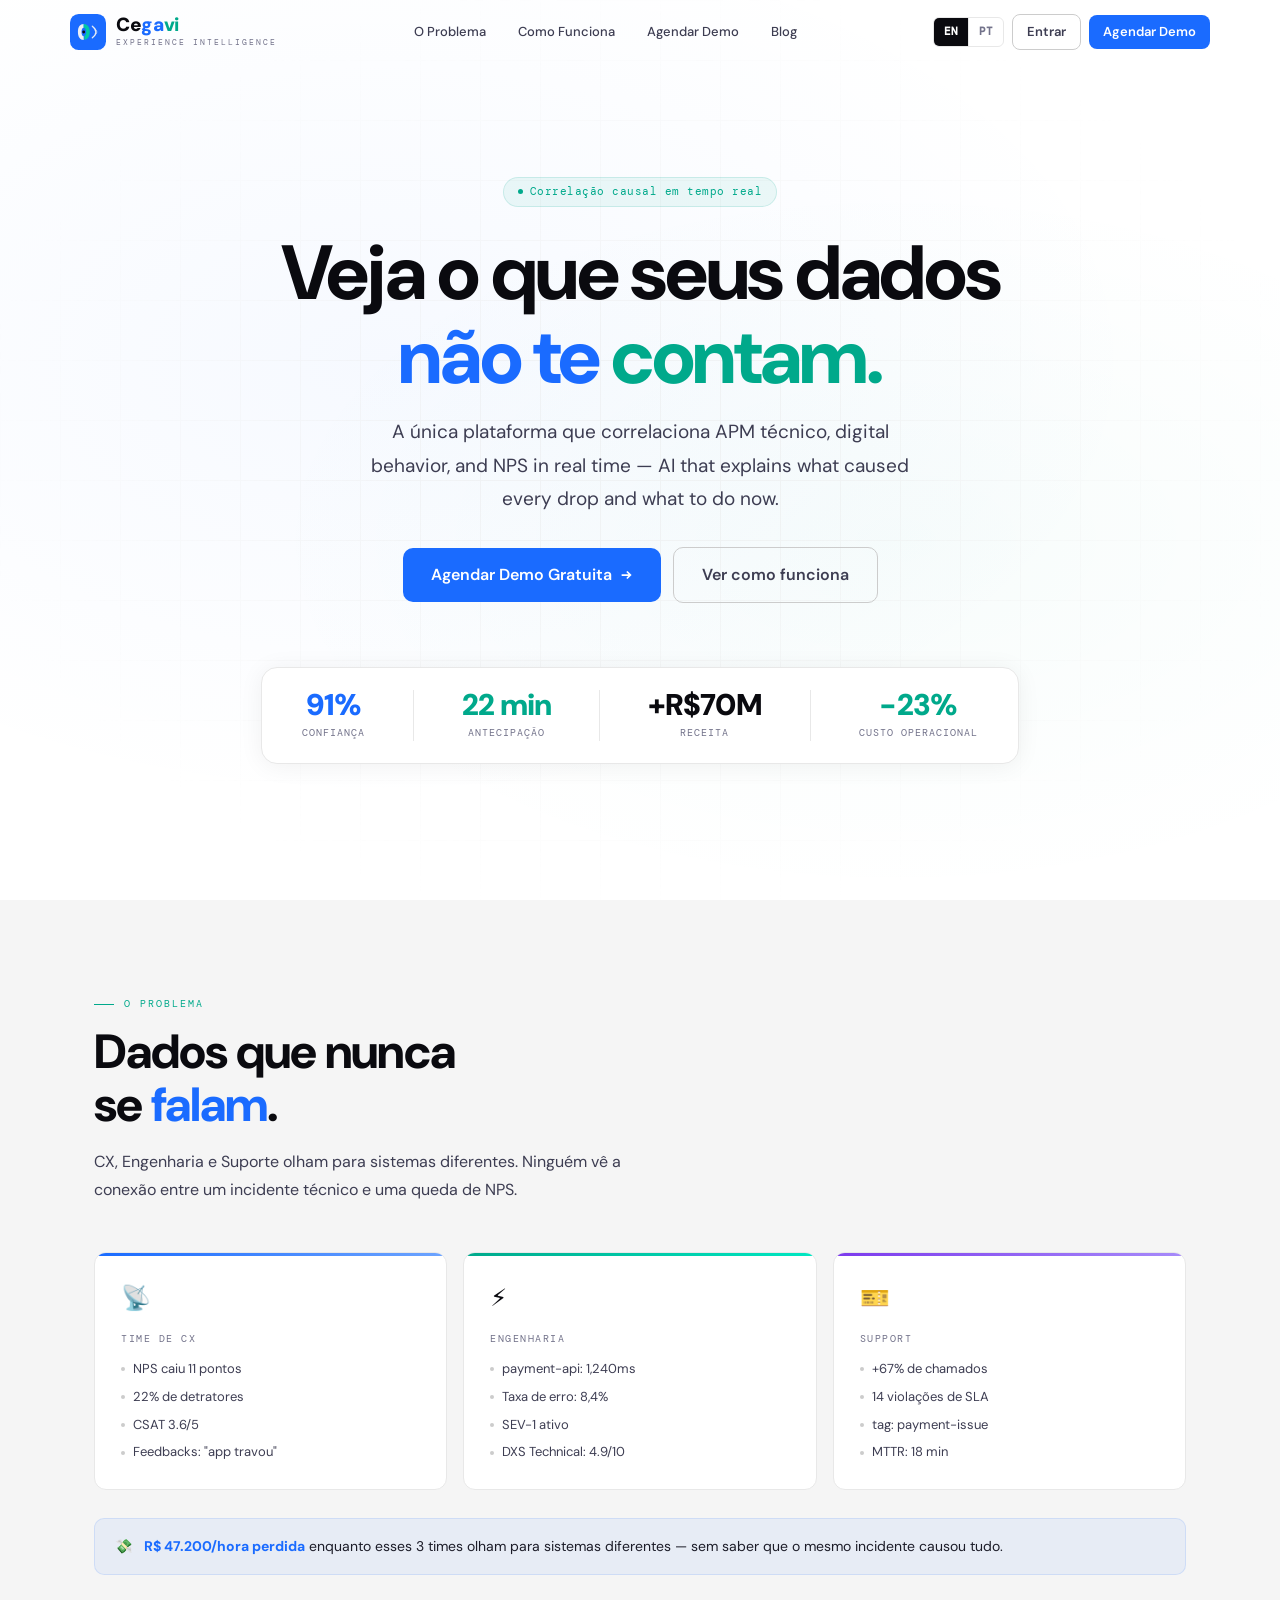
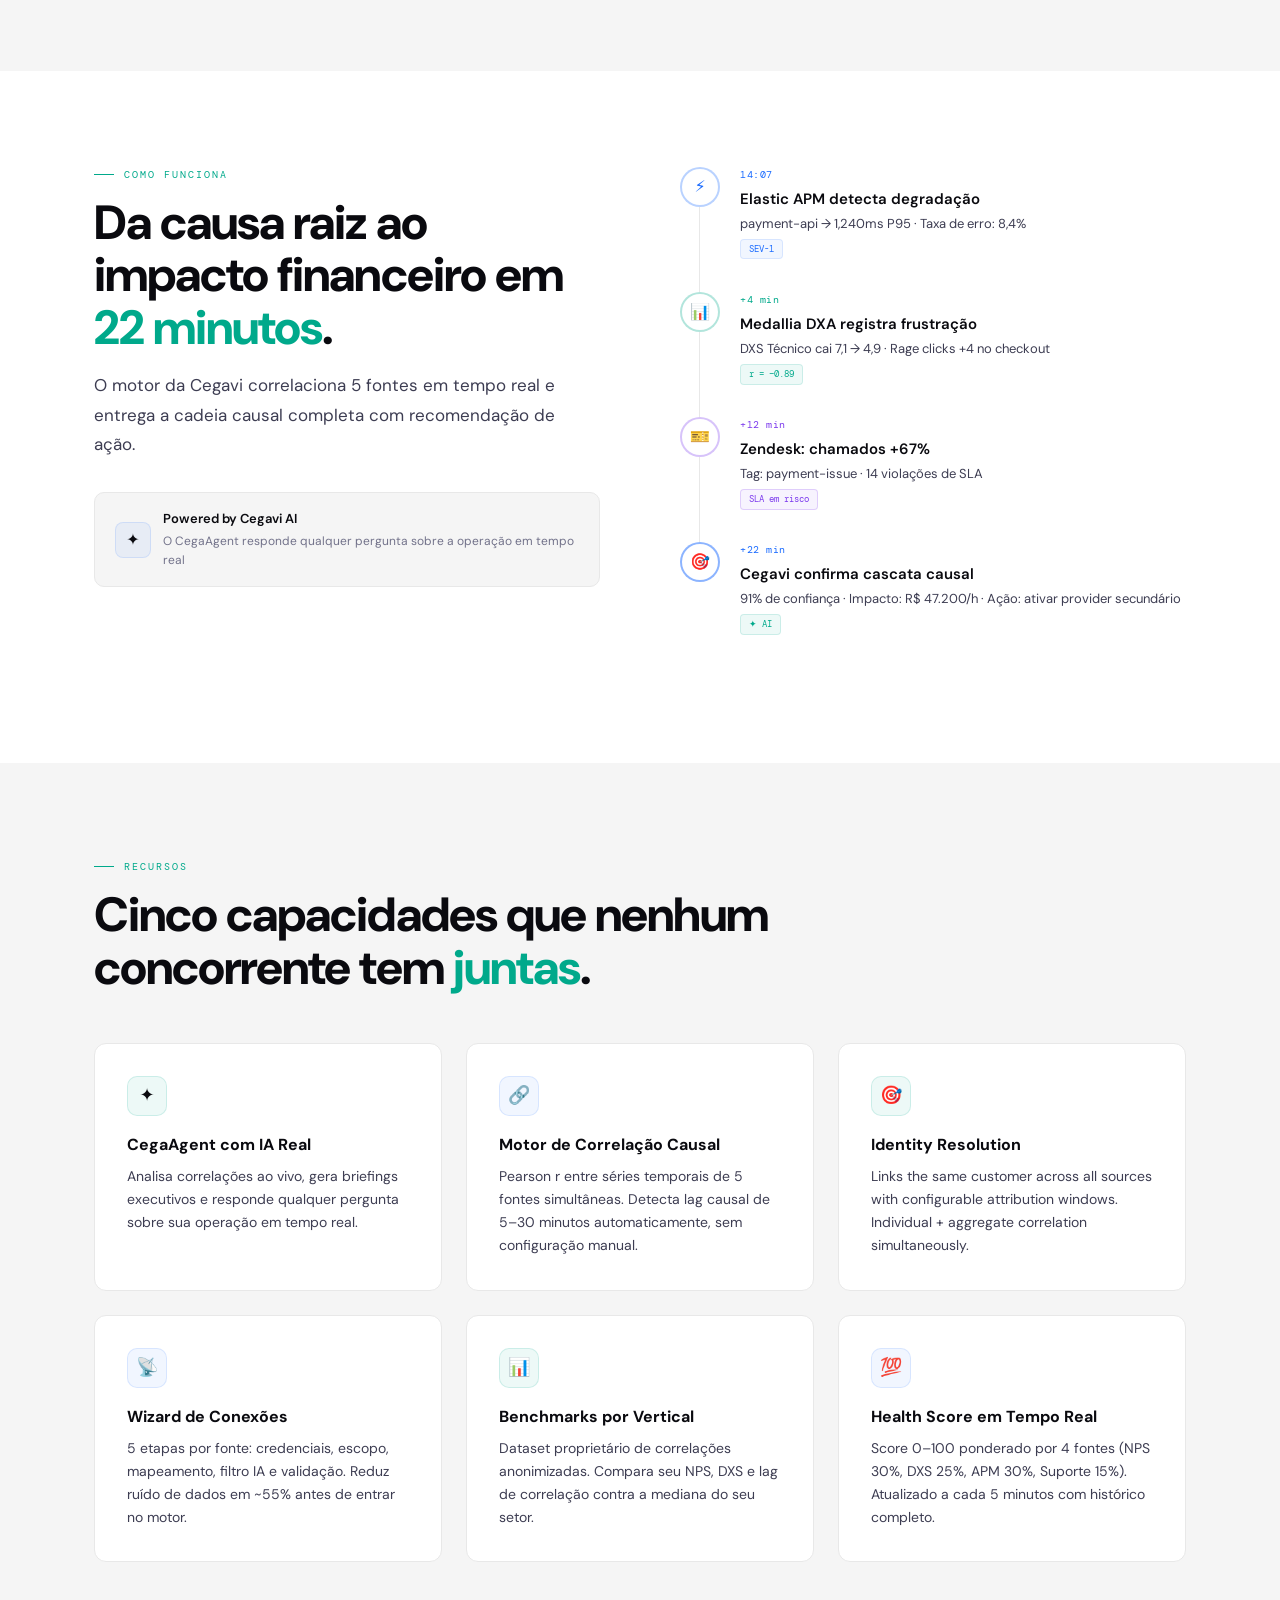
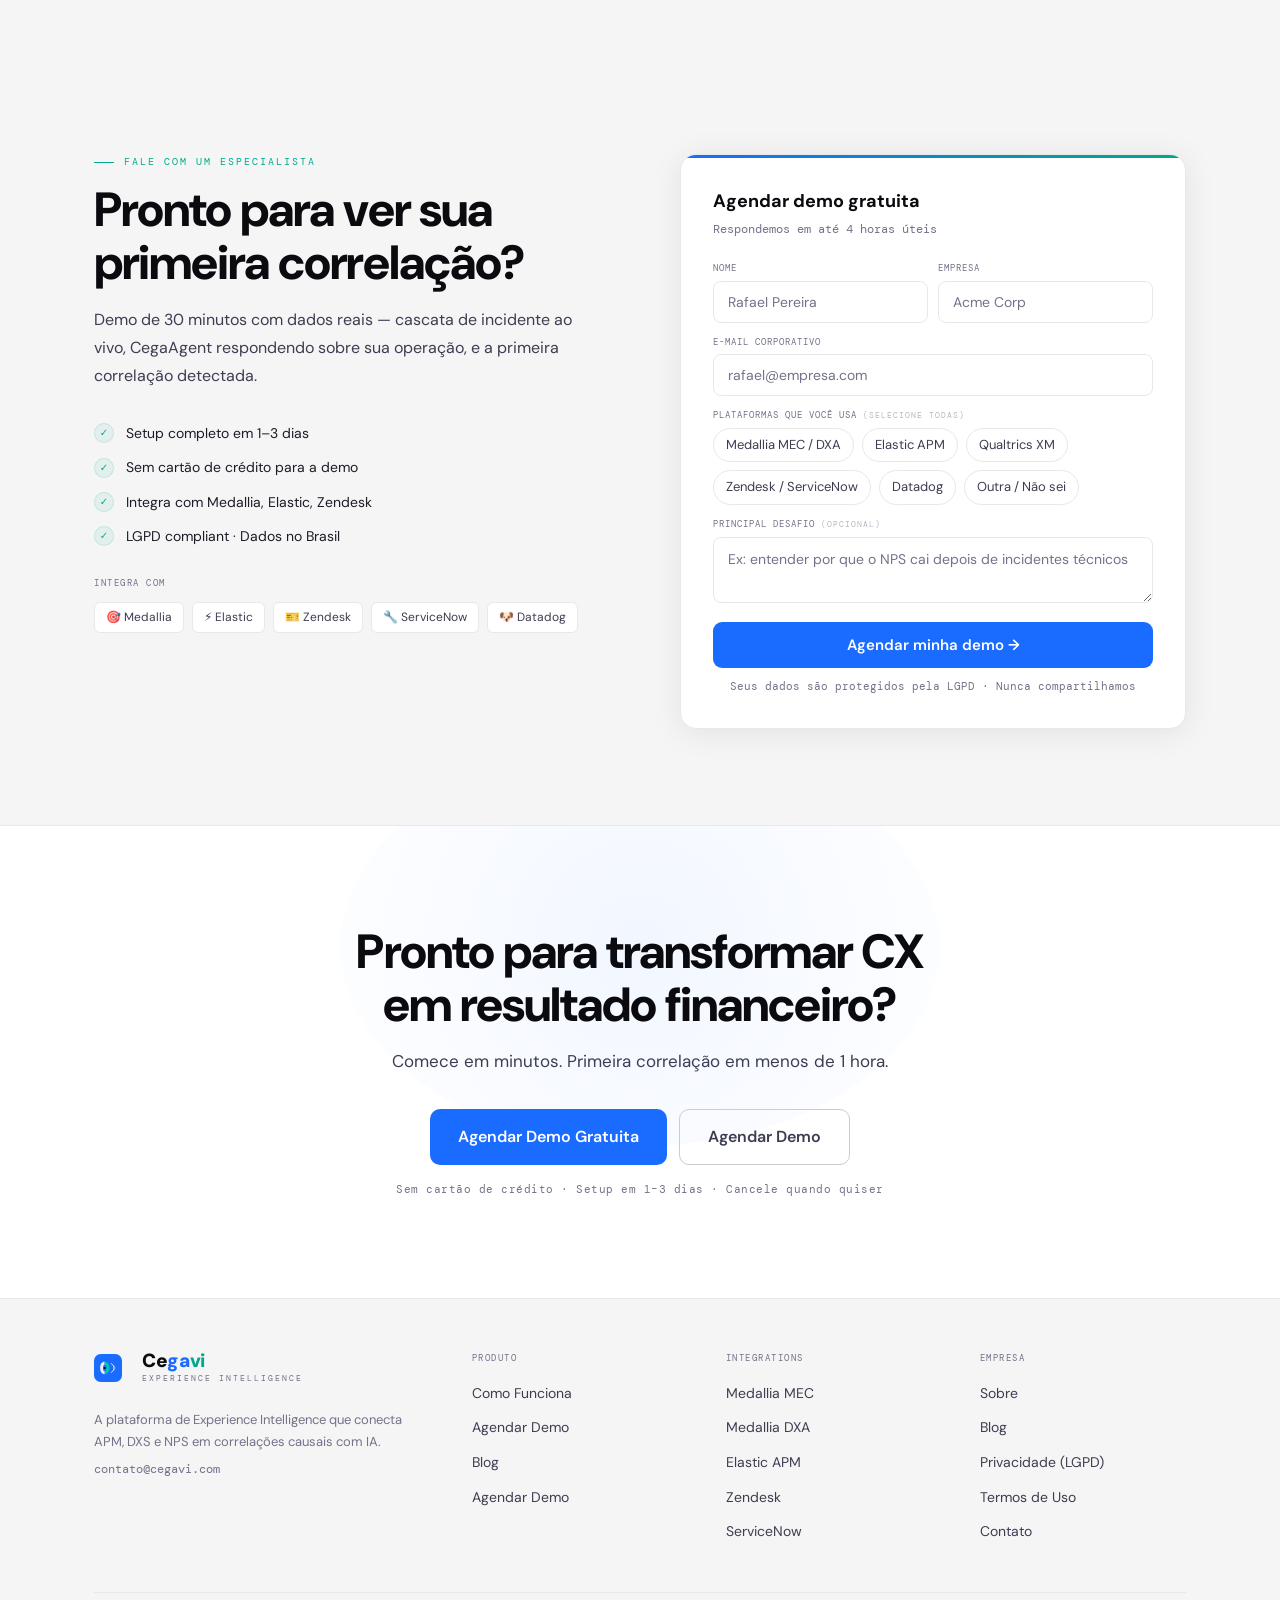
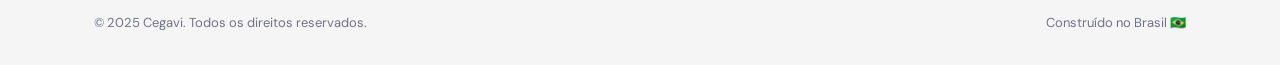
<file: pt/index.html>
<!DOCTYPE html>
<html lang="pt-BR">
<head>
<meta charset="UTF-8">
<meta name="viewport" content="width=device-width, initial-scale=1.0">
<title>Cegavi — Plataforma de Experience Intelligence</title>
<meta name="description" content="A única plataforma que correlaciona APM técnico, digital behavior, and NPS in real time. com IA que explica o que causou cada queda de CX — e o que fazer agora.">
<link rel="canonical" href="https://cegavi.com/pt/">
<link rel="alternate" hreflang="pt-BR" href="https://cegavi.com/pt/">
<link rel="alternate" hreflang="pt-BR" href="https://cegavi.com/pt/">
<link rel="alternate" hreflang="x-default" href="https://cegavi.com/pt/">
<meta property="og:title" content="Cegavi — Experience Intelligence">
<meta property="og:description" content="Da causa raiz ao impacto financeiro em 22 minutos. Powered by AI.">
<meta property="og:type" content="website">
<meta property="og:url" content="https://cegavi.com/pt/">
<link rel="preconnect" href="https://fonts.googleapis.com">
<link rel="preconnect" href="https://fonts.gstatic.com" crossorigin>
<link href="https://fonts.googleapis.com/css2?family=DM+Sans:wght@400;500;600;700;800;900&family=DM+Mono:wght@400;500&display=swap" rel="stylesheet">
<link rel="stylesheet" href="/assets/css/main.css">
<style>
/* ── Page-specific styles ── */
.disconnect {
  margin-top: 28px; padding: 16px 20px;
  background: var(--blue4); border: 1px solid var(--blue3);
  border-radius: 10px; display: flex; align-items: center; gap: 12px;
  font-size: 14px; color: var(--ink2);
}
.disconnect strong { color: var(--blue); }
.silos { display: grid; grid-template-columns: repeat(3,1fr); gap: 16px; margin-top: 48px; }
.silo {
  background: var(--white); border: 1px solid var(--bd);
  border-radius: var(--radius); padding: 26px; position: relative; overflow: hidden;
  transition: box-shadow .2s;
}
.silo:hover { box-shadow: 0 4px 24px rgba(10,10,15,.08); }
.silo::before { content: ''; position: absolute; top: 0; left: 0; right: 0; height: 3px; }
.silo-cx::before   { background: linear-gradient(90deg, var(--blue), #6DA4FF); }
.silo-tech::before { background: linear-gradient(90deg, var(--teal), #00E8C2); }
.silo-sup::before  { background: linear-gradient(90deg, #7C3AED, #A78BFA); }
.silo-icon  { font-size: 24px; margin-bottom: 14px; }
.silo-title { font-family: var(--fm); font-size: 10px; color: var(--ink4); letter-spacing: 1.5px; text-transform: uppercase; margin-bottom: 12px; }
.silo-items { display: flex; flex-direction: column; gap: 7px; }
.silo-item  { font-size: 13px; color: var(--ink3); display: flex; align-items: center; gap: 8px; }
.silo-item::before { content: ''; width: 4px; height: 4px; border-radius: 50%; background: var(--bd2); flex-shrink: 0; }
.cascade { display: flex; flex-direction: column; }
.cstep { display: flex; gap: 20px; position: relative; padding-bottom: 8px; }
.cstep::before { content: ''; position: absolute; left: 19px; top: 40px; bottom: -8px; width: 1px; background: var(--bd); }
.cstep:last-child::before { display: none; }
.cdot { width: 40px; height: 40px; border-radius: 50%; display: flex; align-items: center; justify-content: center; font-size: 16px; flex-shrink: 0; background: var(--white); border: 2px solid; }
.cbody { flex: 1; padding: 0 0 24px; }
.ctime { font-family: var(--fm); font-size: 10px; margin-bottom: 4px; letter-spacing: .5px; }
.ctitle { font-size: 15px; font-weight: 600; color: var(--ink); margin-bottom: 3px; }
.cdesc { font-size: 13px; color: var(--ink3); line-height: 1.5; }
.cchip { display: inline-flex; align-items: center; font-family: var(--fm); font-size: 9px; padding: 2px 8px; border-radius: 4px; margin-top: 6px; border: 1px solid; }
.pricing-grid { display: grid; grid-template-columns: repeat(3,1fr); gap: 16px; margin-top: 48px; }
.price-card { background: var(--white); border: 2px solid var(--bd); border-radius: var(--radius-lg); padding: 30px; position: relative; transition: all .2s; }
.price-card:hover:not(.featured) { border-color: var(--bd2); box-shadow: 0 4px 20px rgba(10,10,15,.08); }
.price-card.featured { border-color: var(--blue); box-shadow: 0 0 0 4px var(--blue4); }
.price-badge { position: absolute; top: -12px; left: 50%; transform: translateX(-50%); background: var(--blue); color: #fff; font-family: var(--fm); font-size: 10px; padding: 3px 14px; border-radius: 10px; white-space: nowrap; }
.price-name { font-family: var(--fm); font-size: 11px; color: var(--ink4); letter-spacing: 1.5px; text-transform: uppercase; margin-bottom: 6px; }
.price-val { font-size: 38px; font-weight: 900; color: var(--ink); line-height: 1; margin-bottom: 4px; letter-spacing: -.02em; }
.price-period { font-family: var(--fm); font-size: 11px; color: var(--ink4); margin-bottom: 22px; }
.price-features { list-style: none; display: flex; flex-direction: column; gap: 10px; margin-bottom: 26px; }
.price-features li { font-size: 14px; color: var(--ink2); display: flex; align-items: flex-start; gap: 9px; }
.price-features li::before { content: '✓'; color: var(--teal); flex-shrink: 0; font-size: 12px; margin-top: 2px; font-weight: 700; }
.price-cta { width: 100%; padding: 12px; border-radius: 9px; border: 1px solid var(--bd2); background: transparent; color: var(--ink); font-size: 14px; font-weight: 600; cursor: pointer; transition: all .14s; font-family: var(--f); }
.price-cta:hover { background: var(--gray1); }
.price-cta.featured-cta { background: var(--blue); border-color: var(--blue); color: #fff; }
.price-cta.featured-cta:hover { background: var(--blue2); }
.lead-grid { display: grid; grid-template-columns: 1fr 1fr; gap: 80px; align-items: start; }
.lead-card { background: var(--white); border: 1px solid var(--bd); border-radius: var(--radius-lg); padding: 32px; position: relative; overflow: hidden; box-shadow: 0 4px 32px rgba(10,10,15,.08); }
.lead-card::before { content: ''; position: absolute; top: 0; left: 0; right: 0; height: 3px; background: linear-gradient(90deg, var(--blue), var(--teal)); }
.trust-list { display: flex; flex-direction: column; gap: 12px; margin-top: 28px; }
.trust-item { display: flex; align-items: center; gap: 12px; font-size: 14px; color: var(--ink2); }
.trust-check { width: 20px; height: 20px; border-radius: 50%; background: var(--teal4); border: 1px solid var(--teal3); display: flex; align-items: center; justify-content: center; font-size: 10px; color: var(--teal); flex-shrink: 0; font-weight: 700; }
.int-chips { display: flex; flex-wrap: wrap; gap: 8px; margin-top: 12px; }
.int-chip { padding: 5px 11px; border-radius: 6px; border: 1px solid var(--bd); background: var(--white); font-size: 12px; color: var(--ink3); }
.form-row { display: grid; grid-template-columns: 1fr 1fr; gap: 10px; margin-bottom: 12px; }
.form-message { display: none; padding: 10px 12px; border-radius: 7px; font-size: 12px; font-family: var(--fm); margin-bottom: 10px; }
.form-message.err { background: rgba(220,38,38,.06); border: 1px solid rgba(220,38,38,.15); color: #DC2626; }
.form-message.ok  { background: var(--teal4); border: 1px solid var(--teal3); color: var(--teal); }
.form-submit { width: 100%; padding: 13px; border-radius: 9px; background: var(--blue); color: #fff; font-size: 15px; font-weight: 600; border: none; cursor: pointer; transition: all .15s; font-family: var(--f); }
.form-submit:hover:not(:disabled) { background: var(--blue2); box-shadow: 0 6px 20px rgba(26,107,255,.25); }
.form-submit:disabled { opacity: .5; cursor: not-allowed; }
.form-privacy { font-size: 11px; color: var(--ink4); text-align: center; margin-top: 10px; font-family: var(--fm); }
.lead-success { display: none; text-align: center; padding: 16px 0; }
.lead-success-icon { font-size: 44px; margin-bottom: 14px; }
.lead-success-title { font-size: 19px; font-weight: 700; color: var(--ink); margin-bottom: 8px; }
.lead-success-sub { font-size: 14px; color: var(--ink3); line-height: 1.6; margin-bottom: 14px; }
.lead-success-email { font-family: var(--fm); font-size: 12px; color: var(--teal); background: var(--teal4); padding: 5px 12px; border-radius: 5px; display: inline-block; }
.cta-section { padding: 100px 24px; text-align: center; border-top: 1px solid var(--bd); position: relative; overflow: hidden; }
.cta-section::before { content: ''; position: absolute; top: -80px; left: 50%; transform: translateX(-50%); width: 600px; height: 400px; border-radius: 50%; background: radial-gradient(circle, var(--blue4), transparent); pointer-events: none; }
.ai-badge { padding: 16px 20px; background: var(--gray1); border: 1px solid var(--bd); border-radius: 10px; display: flex; align-items: center; gap: 12px; margin-top: 28px; }
.ai-icon { width: 36px; height: 36px; border-radius: 8px; background: var(--blue4); border: 1px solid var(--blue3); display: flex; align-items: center; justify-content: center; font-size: 16px; flex-shrink: 0; }
@media (max-width: 768px) {
  .silos, .pricing-grid, .lead-grid { grid-template-columns: 1fr; }
  .lead-grid { gap: 40px; }
  .form-row  { grid-template-columns: 1fr; }
}
</style>
</head>
<body>

<!-- NAV -->
<nav class="nav" id="nav">
  <div class="nav-inner">
    <a class="logo" href="/pt/">
      <svg width="36" height="36" viewBox="0 0 100 100" fill="none"><rect width="100" height="100" rx="24" fill="#1A6BFF"/><path d="M38 28 C28 28 22 36 22 50 C22 64 28 72 38 72 L38 62 C34 62 32 57 32 50 C32 43 34 38 38 38 Z" fill="#F8F7F4" opacity="0.95"/><path d="M38 38 C42 38 45 43 45 50 C45 55 43 59 40 61 L40 72 C50 70 55 61 55 50 C55 39 50 28 38 28 Z" fill="#00C9A7"/><path d="M62 34 Q72 42 72 50 Q72 58 62 66" stroke="#F8F7F4" stroke-width="3.5" stroke-linecap="round" fill="none" opacity="0.9"/><path d="M67 39 Q75 44 75 50 Q75 56 67 61" stroke="#F8F7F4" stroke-width="2.5" stroke-linecap="round" fill="none" opacity="0.5"/><circle cx="38" cy="50" r="4" fill="#0A0A0F"/></svg>
      <div>
        <div class="logo-wordmark"><span class="logo-ce">Ce</span><span class="logo-ga">ga</span><span class="logo-vi">vi</span></div>
        <div class="logo-sub">Experience Intelligence</div>
      </div>
    </a>
    <nav class="nav-links">
      <a href="#problema">O Problema</a>
      <a href="#como-funciona">Como Funciona</a>
      <a href="/pt/#demo">Agendar Demo</a>
      <a href="/pt/blog/">Blog</a>
    </nav>
    <div class="nav-right">
      <div class="lang-pill">
        <a href="/en/" class="active" onclick="localStorage.setItem('cegavi_lang','en')">EN</a>
        <span></span>
        <a href="/pt/" onclick="localStorage.setItem('cegavi_lang','pt')">PT</a>
      </div>
      <a class="btn btn-ghost btn-sm" href="#">Entrar</a>
      <a class="btn btn-primary btn-sm" href="#demo">Agendar Demo</a>
        <button class="nav-toggle" id="nav-toggle" aria-label="Menu" aria-expanded="false"><span></span><span></span><span></span></button>
    </div>
  </div>
</nav>


    <div class="mobile-nav" id="mobile-nav">
      <a href="/pt/#problem">O Problema</a>
      <a href="/pt/#how-it-works">Como Funciona</a>
      <a href="/pt/blog/">Blog</a>
      <div class="mobile-nav-cta">
        <a class="btn btn-primary" href="/pt/#demo">Agendar Demo</a>
      </div>
    </div>
<!-- HERO -->
<section class="hero">
  <div class="hero-grid"></div>
  <div class="hero-content">
    <div class="badge badge-teal mb-5">
      <span class="badge-dot"></span>
      Correlação causal em tempo real
    </div>
    <h1 class="mb-4">
      Veja o que seus dados<br>
      <span class="text-blue">não te</span>
      <span class="text-teal">contam.</span>
    </h1>
    <p class="mb-6" style="font-size:clamp(16px,2vw,19px);max-width:580px;margin-left:auto;margin-right:auto">
      A única plataforma que correlaciona APM técnico, digital behavior, and NPS in real time — AI that explains what caused every drop and what to do now.
    </p>
    <div class="hero-actions mb-8">
      <a class="btn btn-primary btn-lg" href="#demo">
        Agendar Demo Gratuita
        <svg width="14" height="14" viewBox="0 0 16 16" fill="none" stroke="currentColor" stroke-width="2"><path d="M3 8h10M9 4l4 4-4 4"/></svg>
      </a>
      <a class="btn btn-ghost btn-lg" href="#how-it-works">Ver como funciona</a>
    </div>
    <div class="hero-kpis">
      <div class="kpi"><div class="kpi-value blue">91%</div><div class="kpi-label">Confiança</div></div>
      <div class="kpi-sep"></div>
      <div class="kpi"><div class="kpi-value teal">22 min</div><div class="kpi-label">Antecipação</div></div>
      <div class="kpi-sep"></div>
      <div class="kpi"><div class="kpi-value">+R$70M</div><div class="kpi-label">Receita</div></div>
      <div class="kpi-sep"></div>
      <div class="kpi"><div class="kpi-value teal">−23%</div><div class="kpi-label">Custo Operacional</div></div>
    </div>
  </div>
</section>

<!-- PROBLEM -->
<section id="problema" class="section" style="background:var(--gray1)">
  <div class="container">
    <div class="section-label">O Problema</div>
    <h2 class="mb-4">Dados que nunca<br>se <span class="text-blue">falam</span>.</h2>
    <p class="section-sub mb-6" style="max-width:560px">CX, Engenharia e Suporte olham para sistemas diferentes. Ninguém vê a conexão entre um incidente técnico e uma queda de NPS.</p>
    <div class="silos">
      <div class="silo silo-cx">
        <div class="silo-icon">📡</div>
        <div class="silo-title">Time de CX</div>
        <div class="silo-items">
          <div class="silo-item">NPS caiu 11 pontos</div>
          <div class="silo-item">22% de detratores</div>
          <div class="silo-item">CSAT 3.6/5</div>
          <div class="silo-item">Feedbacks: "app travou"</div>
        </div>
      </div>
      <div class="silo silo-tech">
        <div class="silo-icon">⚡</div>
        <div class="silo-title">Engenharia</div>
        <div class="silo-items">
          <div class="silo-item">payment-api: 1,240ms</div>
          <div class="silo-item">Taxa de erro: 8,4%</div>
          <div class="silo-item">SEV-1 ativo</div>
          <div class="silo-item">DXS Technical: 4.9/10</div>
        </div>
      </div>
      <div class="silo silo-sup">
        <div class="silo-icon">🎫</div>
        <div class="silo-title">Support</div>
        <div class="silo-items">
          <div class="silo-item">+67% de chamados</div>
          <div class="silo-item">14 violações de SLA</div>
          <div class="silo-item">tag: payment-issue</div>
          <div class="silo-item">MTTR: 18 min</div>
        </div>
      </div>
    </div>
    <div class="disconnect">
      💸
      <span><strong>R$ 47.200/hora perdida</strong> enquanto esses 3 times olham para sistemas diferentes — sem saber que o mesmo incidente causou tudo.</span>
    </div>
  </div>
</section>

<!-- HOW IT WORKS -->
<section id="como-funciona" class="section">
  <div class="container" style="display:grid;grid-template-columns:1fr 1fr;gap:80px;align-items:start">
    <div>
      <div class="section-label">Como Funciona</div>
      <h2 class="mb-4">Da causa raiz ao impacto financeiro em <span class="text-teal">22 minutos</span>.</h2>
      <p class="mb-6" style="font-size:17px;max-width:480px">O motor da Cegavi correlaciona 5 fontes em tempo real e entrega a cadeia causal completa com recomendação de ação.</p>
      <div class="ai-badge">
        <div class="ai-icon">✦</div>
        <div>
          <div style="font-size:13px;font-weight:600;color:var(--ink);margin-bottom:2px">Powered by Cegavi AI</div>
          <div style="font-size:12px;color:var(--ink4)">O CegaAgent responde qualquer pergunta sobre a operação em tempo real</div>
        </div>
      </div>
    </div>
    <div class="cascade">
      <div class="cstep">
        <div class="cdot" style="border-color:rgba(26,107,255,.3);color:var(--blue)">⚡</div>
        <div class="cbody">
          <div class="ctime" style="color:var(--blue)">14:07</div>
          <div class="ctitle">Elastic APM detecta degradação</div>
          <div class="cdesc">payment-api → 1,240ms P95 · Taxa de erro: 8,4%</div>
          <span class="cchip" style="color:var(--blue);border-color:var(--blue3);background:var(--blue4)">SEV-1</span>
        </div>
      </div>
      <div class="cstep">
        <div class="cdot" style="border-color:rgba(0,169,139,.3);color:var(--teal)">📊</div>
        <div class="cbody">
          <div class="ctime" style="color:var(--teal)">+4 min</div>
          <div class="ctitle">Medallia DXA registra frustração</div>
          <div class="cdesc">DXS Técnico cai 7,1 → 4,9 · Rage clicks +4 no checkout</div>
          <span class="cchip" style="color:var(--teal);border-color:var(--teal3);background:var(--teal4)">r = −0.89</span>
        </div>
      </div>
      <div class="cstep">
        <div class="cdot" style="border-color:rgba(124,58,237,.3);color:#7C3AED">🎫</div>
        <div class="cbody">
          <div class="ctime" style="color:#7C3AED">+12 min</div>
          <div class="ctitle">Zendesk: chamados +67%</div>
          <div class="cdesc">Tag: payment-issue · 14 violações de SLA</div>
          <span class="cchip" style="color:#7C3AED;border-color:rgba(124,58,237,.2);background:rgba(124,58,237,.06)">SLA em risco</span>
        </div>
      </div>
      <div class="cstep">
        <div class="cdot" style="border-color:rgba(26,107,255,.5);color:var(--blue)">🎯</div>
        <div class="cbody">
          <div class="ctime" style="color:var(--blue)">+22 min</div>
          <div class="ctitle">Cegavi confirma cascata causal</div>
          <div class="cdesc">91% de confiança · Impacto: R$ 47.200/h · Ação: ativar provider secundário</div>
          <span class="cchip" style="color:var(--teal);border-color:var(--teal3);background:var(--teal4)">✦ AI</span>
        </div>
      </div>
    </div>
  </div>
</section>

<!-- FEATURES -->
<section class="section" style="background:var(--gray1)">
  <div class="container">
    <div class="section-label">Recursos</div>
    <h2 class="mb-4">Cinco capacidades que nenhum<br>concorrente tem <span class="text-teal">juntas</span>.</h2>
    <div class="grid-3" style="margin-top:48px">
      <div class="card"><div class="card-icon card-icon-teal">✦</div><div class="card-title">CegaAgent com IA Real</div><div class="card-desc"> Analisa correlações ao vivo, gera briefings executivos e responde qualquer pergunta sobre sua operação em tempo real.</div></div>
      <div class="card"><div class="card-icon card-icon-blue">🔗</div><div class="card-title">Motor de Correlação Causal</div><div class="card-desc">Pearson r entre séries temporais de 5 fontes simultâneas. Detecta lag causal de 5–30 minutos automaticamente, sem configuração manual.</div></div>
      <div class="card"><div class="card-icon card-icon-teal">🎯</div><div class="card-title">Identity Resolution</div><div class="card-desc">Links the same customer across all sources with configurable attribution windows. Individual + aggregate correlation simultaneously.</div></div>
      <div class="card"><div class="card-icon card-icon-blue">📡</div><div class="card-title">Wizard de Conexões</div><div class="card-desc">5 etapas por fonte: credenciais, escopo, mapeamento, filtro IA e validação. Reduz ruído de dados em ~55% antes de entrar no motor.</div></div>
      <div class="card"><div class="card-icon card-icon-teal">📊</div><div class="card-title">Benchmarks por Vertical</div><div class="card-desc">Dataset proprietário de correlações anonimizadas. Compara seu NPS, DXS e lag de correlação contra a mediana do seu setor.</div></div>
      <div class="card"><div class="card-icon card-icon-blue">💯</div><div class="card-title">Health Score em Tempo Real</div><div class="card-desc">Score 0–100 ponderado por 4 fontes (NPS 30%, DXS 25%, APM 30%, Suporte 15%). Atualizado a cada 5 minutos com histórico completo.</div></div>
    </div>
  </div>
</section>

<!-- DEMO / LEAD FORM -->
<section id="demo" class="section" style="background:var(--gray1)">
  <div class="container">
    <div class="lead-grid">
      <div>
        <div class="section-label">Fale com um especialista</div>
        <h2 class="mb-4">Pronto para ver sua primeira correlação?</h2>
        <p class="mb-6" style="font-size:16px">Demo de 30 minutos com dados reais — cascata de incidente ao vivo, CegaAgent respondendo sobre sua operação, e a primeira correlação detectada.</p>
        <div class="trust-list">
          <div class="trust-item"><div class="trust-check">✓</div>Setup completo em 1–3 dias</div>
          <div class="trust-item"><div class="trust-check">✓</div>Sem cartão de crédito para a demo</div>
          <div class="trust-item"><div class="trust-check">✓</div>Integra com Medallia, Elastic, Zendesk</div>
          <div class="trust-item"><div class="trust-check">✓</div>LGPD compliant · Dados no Brasil</div>
        </div>
        <div style="margin-top:28px">
          <div style="font-family:var(--fm);font-size:9px;color:var(--ink4);letter-spacing:1.5px;text-transform:uppercase;margin-bottom:10px">Integra com</div>
          <div class="int-chips">
            <span class="int-chip">🎯 Medallia</span>
            <span class="int-chip">⚡ Elastic</span>
            <span class="int-chip">🎫 Zendesk</span>
            <span class="int-chip">🔧 ServiceNow</span>
            <span class="int-chip">🐶 Datadog</span>
          </div>
        </div>
      </div>

      <div class="lead-card">
        <div id="lead-form">
          <div style="font-size:18px;font-weight:700;color:var(--ink);margin-bottom:4px">Agendar demo gratuita</div>
          <div style="font-family:var(--fm);font-size:12px;color:var(--ink4);margin-bottom:22px">Respondemos em até 4 horas úteis</div>
          <div class="form-row">
            <div>
              <label class="form-label" for="lf-name">Nome</label>
              <input class="form-input" id="lf-name" type="text" placeholder="Rafael Pereira" autocomplete="name">
            </div>
            <div>
              <label class="form-label" for="lf-company">Empresa</label>
              <input class="form-input" id="lf-company" type="text" placeholder="Acme Corp" autocomplete="organization">
            </div>
          </div>
          <div class="form-field">
            <label class="form-label" for="lf-email">E-mail corporativo</label>
            <input class="form-input" id="lf-email" type="email" placeholder="rafael@empresa.com" autocomplete="email">
          </div>
          <div class="form-field">
            <label class="form-label">Plataformas que você usa <span style="opacity:.5;font-size:8px">(selecione todas)</span></label>
            <div class="check-group">
              <label class="check-item"><input type="checkbox" name="lf-platform" value="Medallia MEC / DXA">Medallia MEC / DXA</label>
              <label class="check-item"><input type="checkbox" name="lf-platform" value="Elastic APM">Elastic APM</label>
              <label class="check-item"><input type="checkbox" name="lf-platform" value="Qualtrics XM">Qualtrics XM</label>
              <label class="check-item"><input type="checkbox" name="lf-platform" value="Zendesk / ServiceNow">Zendesk / ServiceNow</label>
              <label class="check-item"><input type="checkbox" name="lf-platform" value="Datadog">Datadog</label>
              <label class="check-item"><input type="checkbox" name="lf-platform" value="Outra / Não sei">Outra / Não sei</label>
            </div>
          </div>
          <div class="form-field">
            <label class="form-label" for="lf-message">Principal desafio <span style="opacity:.5;font-size:8px">(opcional)</span></label>
            <textarea class="form-textarea" id="lf-message" rows="2" placeholder="Ex: entender por que o NPS cai depois de incidentes técnicos"></textarea>
          </div>
          <div class="form-message" id="lead-form-msg"></div>
          <button class="form-submit" id="lead-btn" onclick="submitLead({lang:'pt'})">Agendar minha demo →</button>
          <div class="form-privacy">Seus dados são protegidos pela LGPD · Nunca compartilhamos</div>
        </div>
        <div class="lead-success" id="lead-success">
          <div class="lead-success-icon">🎯</div>
          <div class="lead-success-title">Recebemos sua solicitação!</div>
          <div class="lead-success-sub">Nossa equipe vai entrar em contato em até 4 horas úteis para agendar a demo.</div>
          <div class="lead-success-email" id="lf-success-email"></div>
        </div>
      </div>
    </div>
  </div>
</section>

<!-- CTA -->
<div class="cta-section">
  <div style="max-width:600px;margin:0 auto;position:relative;z-index:1">
    <h2 class="mb-4">Pronto para transformar CX em resultado financeiro?</h2>
    <p class="mb-6" style="font-size:17px">Comece em minutos. Primeira correlação em menos de 1 hora.</p>
    <div style="display:flex;justify-content:center;gap:12px;flex-wrap:wrap;margin-bottom:16px">
      <a class="btn btn-primary btn-lg" href="#demo">Agendar Demo Gratuita</a>
      <a class="btn btn-ghost btn-lg" href="/pt/#demo">Agendar Demo</a>
    </div>
    <div style="font-family:var(--fm);font-size:11px;color:var(--ink4);letter-spacing:.5px">Sem cartão de crédito · Setup em 1–3 dias · Cancele quando quiser</div>
  </div>
</div>

<!-- FOOTER -->
<footer class="footer">
  <div class="container">
    <div class="footer-grid">
      <div>
        <a class="logo" href="/pt/" style="margin-bottom:12px;display:inline-flex">
          <svg width="28" height="28" viewBox="0 0 100 100" fill="none"><rect width="100" height="100" rx="24" fill="#1A6BFF"/><path d="M38 28 C28 28 22 36 22 50 C22 64 28 72 38 72 L38 62 C34 62 32 57 32 50 C32 43 34 38 38 38 Z" fill="#F8F7F4" opacity="0.95"/><path d="M38 38 C42 38 45 43 45 50 C45 55 43 59 40 61 L40 72 C50 70 55 61 55 50 C55 39 50 28 38 28 Z" fill="#00C9A7"/><path d="M62 34 Q72 42 72 50 Q72 58 62 66" stroke="#F8F7F4" stroke-width="3.5" stroke-linecap="round" fill="none" opacity="0.9"/><path d="M67 39 Q75 44 75 50 Q75 56 67 61" stroke="#F8F7F4" stroke-width="2.5" stroke-linecap="round" fill="none" opacity="0.5"/><circle cx="38" cy="50" r="4" fill="#0A0A0F"/></svg>
          <div style="margin-left:10px"><div class="logo-wordmark"><span class="logo-ce">Ce</span><span class="logo-ga">ga</span><span class="logo-vi">vi</span></div><div class="logo-sub">Experience Intelligence</div></div>
        </a>
        <div class="footer-brand-desc">A plataforma de Experience Intelligence que conecta APM, DXS e NPS em correlações causais com IA.</div>
        <div class="footer-email">contato@cegavi.com</div>
      </div>
      <div>
        <div class="footer-col-title">Produto</div>
        <ul class="footer-links">
          <li><a href="#como-funciona">Como Funciona</a></li>
          <li><a href="/pt/#demo">Agendar Demo</a></li>
          <li><a href="/pt/blog/">Blog</a></li>
          <li><a href="#demo">Agendar Demo</a></li>
        </ul>
      </div>
      <div>
        <div class="footer-col-title">Integrations</div>
        <ul class="footer-links">
          <li><a href="#">Medallia MEC</a></li>
          <li><a href="#">Medallia DXA</a></li>
          <li><a href="#">Elastic APM</a></li>
          <li><a href="#">Zendesk</a></li>
          <li><a href="#">ServiceNow</a></li>
        </ul>
      </div>
      <div>
        <div class="footer-col-title">Empresa</div>
        <ul class="footer-links">
          <li><a href="#">Sobre</a></li>
          <li><a href="/pt/blog/">Blog</a></li>
          <li><a href="#">Privacidade (LGPD)</a></li>
          <li><a href="#">Termos de Uso</a></li>
          <li><a href="mailto:contato@cegavi.com">Contato</a></li>
        </ul>
      </div>
    </div>
    <div class="footer-bottom">
      <span>© 2025 Cegavi. Todos os direitos reservados.</span>
      <span>Construído no Brasil 🇧🇷</span>
    </div>
  </div>
</footer>

<script src="/assets/js/main.js"></script>
</body>
</html>
</file>
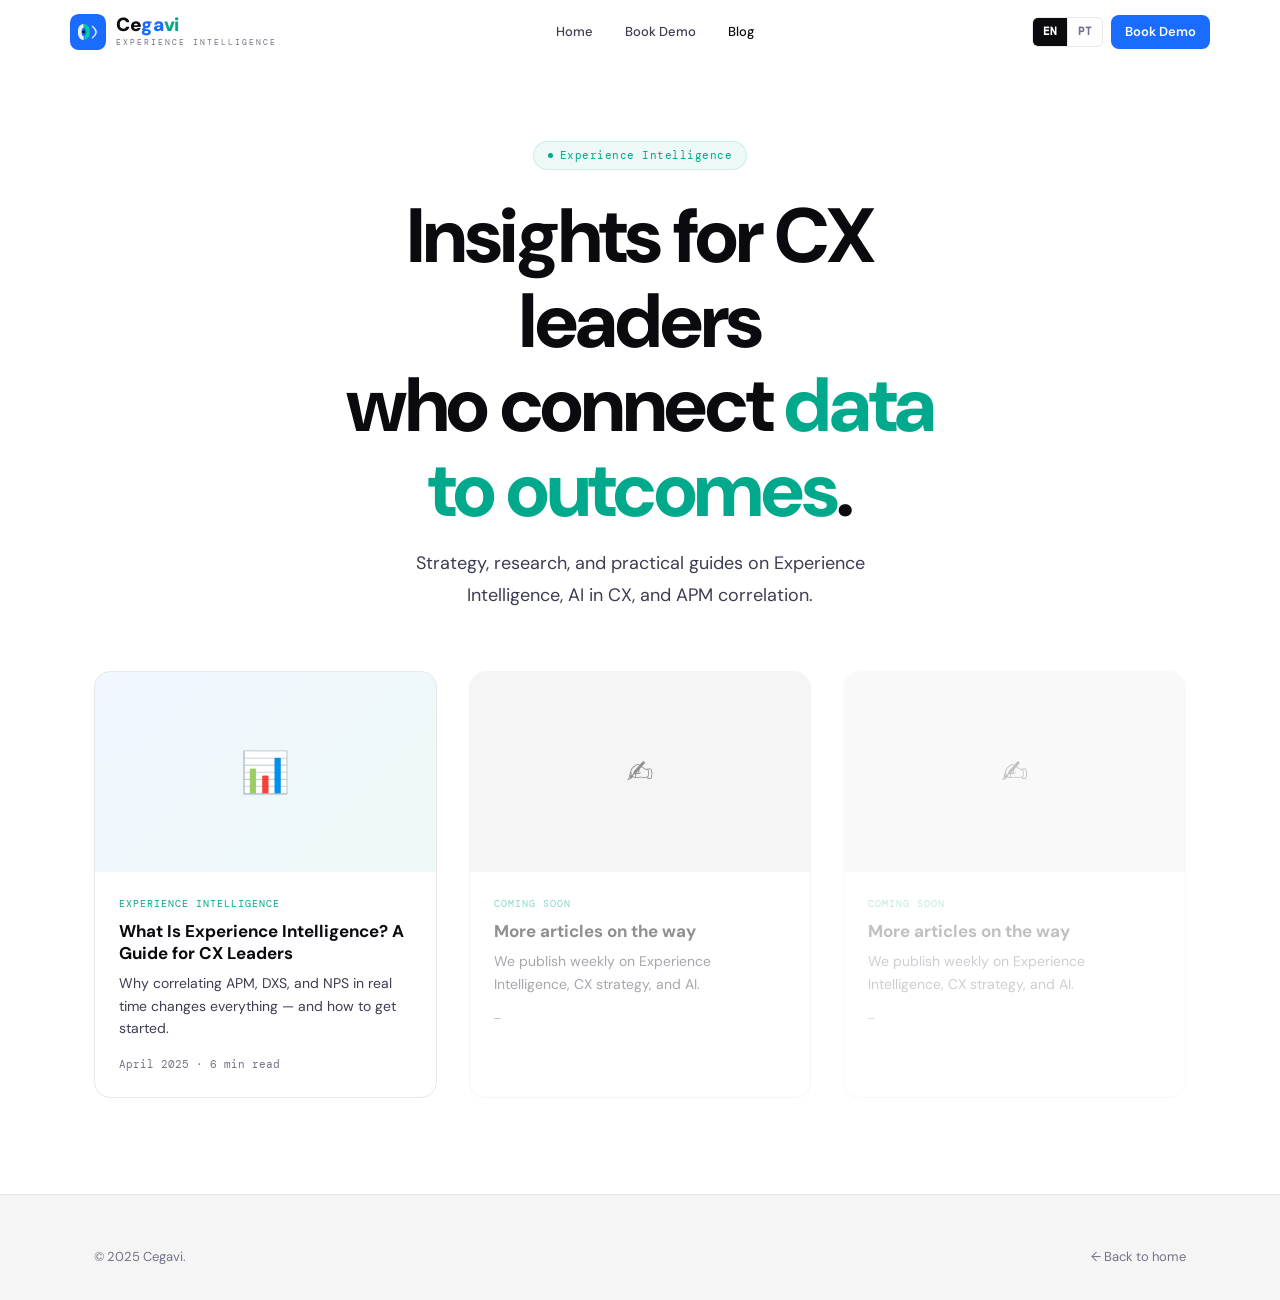
<file: en/blog/index.html>
<!DOCTYPE html>
<html lang="en">
<head>
<meta charset="UTF-8">
<meta name="viewport" content="width=device-width, initial-scale=1.0">
<title>Blog — Cegavi Experience Intelligence</title>
<meta name="description" content="Insights on Experience Intelligence, CX strategy, APM correlation, and AI-powered analytics for CX leaders.">
<link rel="canonical" href="https://cegavi.com/en/blog/">
<link rel="alternate" hreflang="en" href="https://cegavi.com/en/blog/">
<link rel="alternate" hreflang="pt-BR" href="https://cegavi.com/pt/blog/">
<link rel="preconnect" href="https://fonts.googleapis.com">
<link rel="preconnect" href="https://fonts.gstatic.com" crossorigin>
<link href="https://fonts.googleapis.com/css2?family=DM+Sans:wght@400;500;600;700;800;900&family=DM+Mono:wght@400;500&display=swap" rel="stylesheet">
<link rel="stylesheet" href="/assets/css/main.css">
</head>
<body>
<nav class="nav" id="nav">
  <div class="nav-inner">
    <a class="logo" href="/en/">
      <svg width="36" height="36" viewBox="0 0 100 100" fill="none"><rect width="100" height="100" rx="24" fill="#1A6BFF"/><path d="M38 28 C28 28 22 36 22 50 C22 64 28 72 38 72 L38 62 C34 62 32 57 32 50 C32 43 34 38 38 38 Z" fill="#F8F7F4" opacity="0.95"/><path d="M38 38 C42 38 45 43 45 50 C45 55 43 59 40 61 L40 72 C50 70 55 61 55 50 C55 39 50 28 38 28 Z" fill="#00C9A7"/><path d="M62 34 Q72 42 72 50 Q72 58 62 66" stroke="#F8F7F4" stroke-width="3.5" stroke-linecap="round" fill="none" opacity="0.9"/><path d="M67 39 Q75 44 75 50 Q75 56 67 61" stroke="#F8F7F4" stroke-width="2.5" stroke-linecap="round" fill="none" opacity="0.5"/><circle cx="38" cy="50" r="4" fill="#0A0A0F"/></svg>
      <div><div class="logo-wordmark"><span class="logo-ce">Ce</span><span class="logo-ga">ga</span><span class="logo-vi">vi</span></div><div class="logo-sub">Experience Intelligence</div></div>
    </a>
    <nav class="nav-links">
      <a href="/en/">Home</a>
      <a href="/en/#demo">Book Demo</a>
      <a href="/en/blog/" class="active">Blog</a>
    </nav>
    <div class="nav-right">
      <div class="lang-pill">
        <a href="/en/blog/" class="active" onclick="localStorage.setItem('cegavi_lang','en')">EN</a>
        <span></span>
        <a href="/pt/blog/" onclick="localStorage.setItem('cegavi_lang','pt')">PT</a>
      </div>
      <a class="btn btn-primary btn-sm" href="/en/#demo">Book Demo</a>
      <button class="nav-toggle" id="nav-toggle" aria-label="Menu" aria-expanded="false"><span></span><span></span><span></span></button>
    </div>
  </div>
</nav>


    <div class="mobile-nav" id="mobile-nav">
      <a href="/en/#problem">The Problem</a>
      <a href="/en/#how-it-works">How It Works</a>
      <a href="/en/blog/">Blog</a>
      <div class="mobile-nav-cta">
        <a class="btn btn-primary" href="/en/#demo">Book Free Demo</a>
      </div>
    </div>
<section class="section" style="padding-top:140px;text-align:center">
  <div class="container">
    <div class="badge badge-teal mb-5"><span class="badge-dot"></span>Experience Intelligence</div>
    <h1 class="mb-4" style="max-width:640px;margin-left:auto;margin-right:auto">Insights for CX leaders<br>who connect <span class="text-teal">data to outcomes</span>.</h1>
    <p style="font-size:18px;color:var(--ink3);max-width:500px;margin:0 auto 60px">Strategy, research, and practical guides on Experience Intelligence, AI in CX, and APM correlation.</p>

    <!-- Article grid — add new articles here -->
    <div class="blog-grid" style="text-align:left">

      <!-- ARTICLE CARD TEMPLATE:
      <a class="blog-card" href="/en/blog/your-slug.html">
        <img class="blog-card-img" src="/assets/img/blog/your-cover.jpg" alt="Alt text" loading="lazy">
        <div class="blog-card-body">
          <div class="blog-card-tag">Category</div>
          <div class="blog-card-title">Article Title Here</div>
          <div class="blog-card-excerpt">One sentence that makes someone want to read this.</div>
          <div class="blog-card-meta">Month Year · X min read</div>
        </div>
      </a>
      -->

      <a class="blog-card" href="/en/blog/what-is-experience-intelligence.html">
        <div class="blog-card-img" style="background:linear-gradient(135deg,var(--blue4),var(--teal4));display:flex;align-items:center;justify-content:center;font-size:40px">📊</div>
        <div class="blog-card-body">
          <div class="blog-card-tag">Experience Intelligence</div>
          <div class="blog-card-title">What Is Experience Intelligence? A Guide for CX Leaders</div>
          <div class="blog-card-excerpt">Why correlating APM, DXS, and NPS in real time changes everything — and how to get started.</div>
          <div class="blog-card-meta">April 2025 · 6 min read</div>
        </div>
      </a>

      <!-- Placeholder cards — replace as you publish -->
      <div class="blog-card" style="opacity:.45;pointer-events:none">
        <div class="blog-card-img" style="background:var(--gray2);display:flex;align-items:center;justify-content:center;font-size:32px">✍️</div>
        <div class="blog-card-body">
          <div class="blog-card-tag">Coming soon</div>
          <div class="blog-card-title">More articles on the way</div>
          <div class="blog-card-excerpt">We publish weekly on Experience Intelligence, CX strategy, and AI.</div>
          <div class="blog-card-meta">—</div>
        </div>
      </div>
      <div class="blog-card" style="opacity:.25;pointer-events:none">
        <div class="blog-card-img" style="background:var(--gray2);display:flex;align-items:center;justify-content:center;font-size:32px">✍️</div>
        <div class="blog-card-body">
          <div class="blog-card-tag">Coming soon</div>
          <div class="blog-card-title">More articles on the way</div>
          <div class="blog-card-excerpt">We publish weekly on Experience Intelligence, CX strategy, and AI.</div>
          <div class="blog-card-meta">—</div>
        </div>
      </div>

    </div>
  </div>
</section>

<footer class="footer">
  <div class="container">
    <div class="footer-bottom" style="border-top:none;padding-top:0">
      <span>© 2025 Cegavi.</span>
      <a href="/en/" style="color:var(--ink4);text-decoration:none">← Back to home</a>
    </div>
  </div>
</footer>
<script src="/assets/js/main.js"></script>
</body>
</html>
</file>
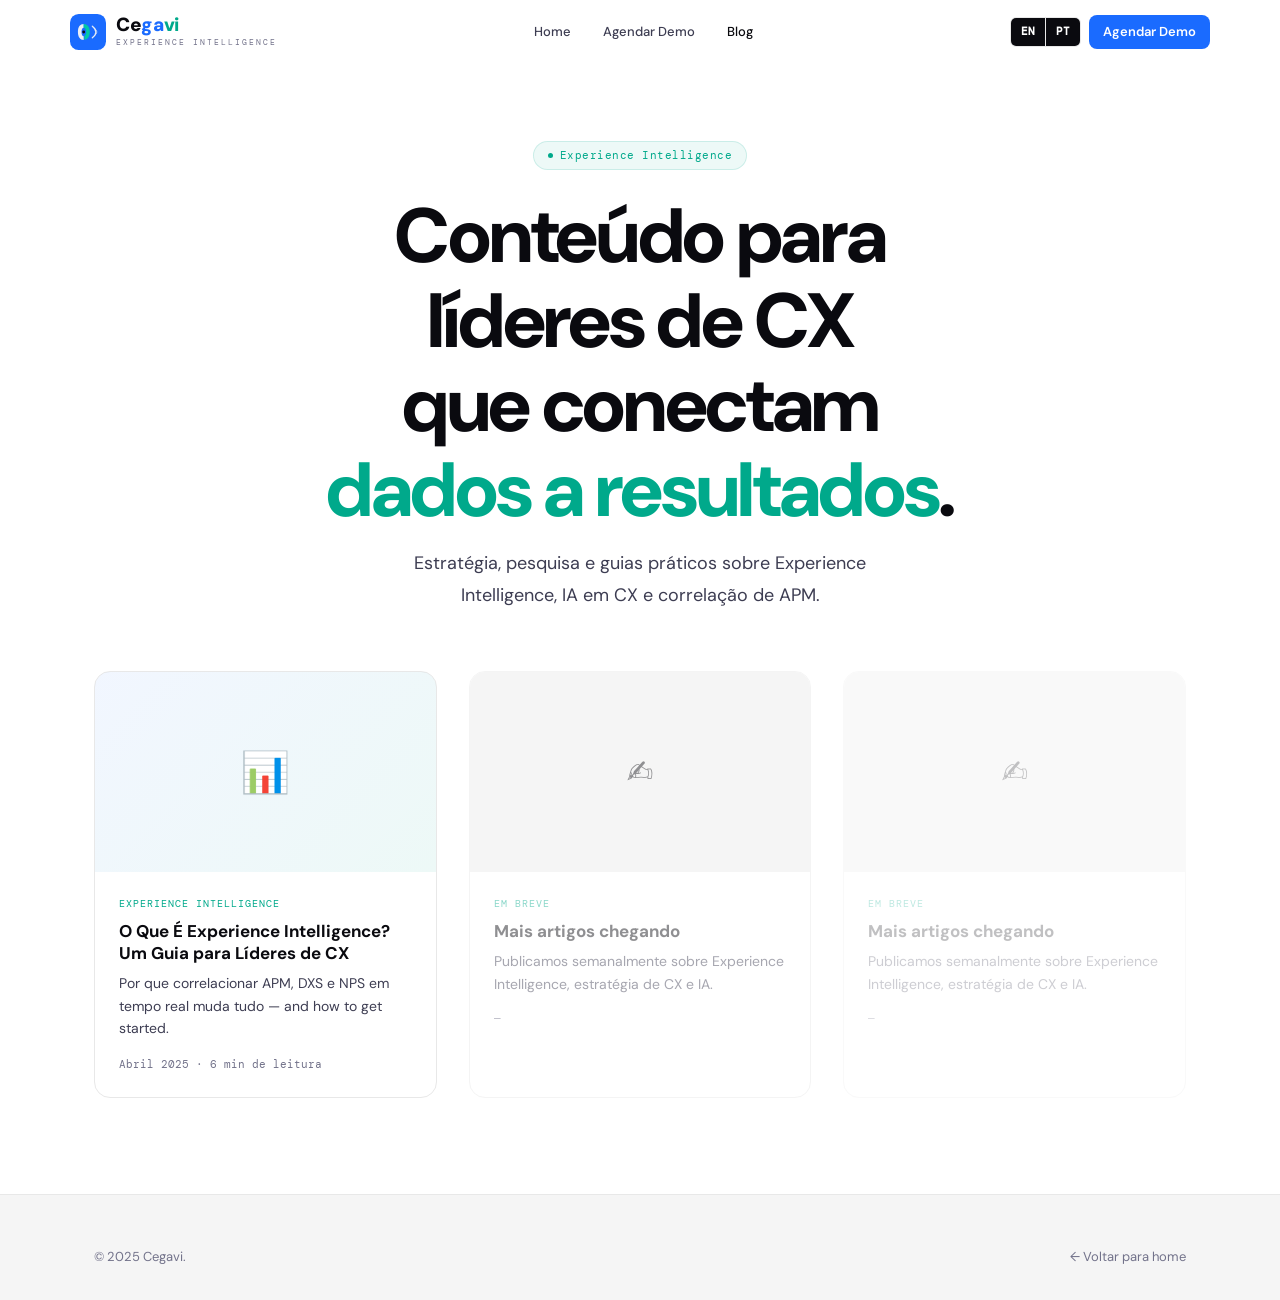
<file: pt/blog/index.html>
<!DOCTYPE html>
<html lang="pt-BR">
<head>
<meta charset="UTF-8">
<meta name="viewport" content="width=device-width, initial-scale=1.0">
<title>Blog — Cegavi Experience Intelligence</title>
<meta name="description" content="Artigos sobre Experience Intelligence, CX strategy, APM correlation, and AI-powered analytics for CX leaders.">
<link rel="canonical" href="https://cegavi.com/pt/blog/">
<link rel="alternate" hreflang="pt-BR" href="https://cegavi.com/pt/blog/">
<link rel="alternate" hreflang="pt-BR" href="https://cegavi.com/pt/blog/">
<link rel="preconnect" href="https://fonts.googleapis.com">
<link rel="preconnect" href="https://fonts.gstatic.com" crossorigin>
<link href="https://fonts.googleapis.com/css2?family=DM+Sans:wght@400;500;600;700;800;900&family=DM+Mono:wght@400;500&display=swap" rel="stylesheet">
<link rel="stylesheet" href="/assets/css/main.css">
</head>
<body>
<nav class="nav" id="nav">
  <div class="nav-inner">
    <a class="logo" href="/pt/">
      <svg width="36" height="36" viewBox="0 0 100 100" fill="none"><rect width="100" height="100" rx="24" fill="#1A6BFF"/><path d="M38 28 C28 28 22 36 22 50 C22 64 28 72 38 72 L38 62 C34 62 32 57 32 50 C32 43 34 38 38 38 Z" fill="#F8F7F4" opacity="0.95"/><path d="M38 38 C42 38 45 43 45 50 C45 55 43 59 40 61 L40 72 C50 70 55 61 55 50 C55 39 50 28 38 28 Z" fill="#00C9A7"/><path d="M62 34 Q72 42 72 50 Q72 58 62 66" stroke="#F8F7F4" stroke-width="3.5" stroke-linecap="round" fill="none" opacity="0.9"/><path d="M67 39 Q75 44 75 50 Q75 56 67 61" stroke="#F8F7F4" stroke-width="2.5" stroke-linecap="round" fill="none" opacity="0.5"/><circle cx="38" cy="50" r="4" fill="#0A0A0F"/></svg>
      <div><div class="logo-wordmark"><span class="logo-ce">Ce</span><span class="logo-ga">ga</span><span class="logo-vi">vi</span></div><div class="logo-sub">Experience Intelligence</div></div>
    </a>
    <nav class="nav-links">
      <a href="/pt/">Home</a>
      <a href="/pt/#demo">Agendar Demo</a>
      <a href="/pt/blog/" class="active" class="active">Blog</a>
    </nav>
    <div class="nav-right">
      <div class="lang-pill">
        <a href="/pt/blog/" class="active" class="active" onclick="localStorage.setItem('cegavi_lang','en')">EN</a>
        <span></span>
        <a href="/pt/blog/" class="active" onclick="localStorage.setItem('cegavi_lang','pt')">PT</a>
      </div>
      <a class="btn btn-primary btn-sm" href="/pt/#demo">Agendar Demo</a>
        <button class="nav-toggle" id="nav-toggle" aria-label="Menu" aria-expanded="false"><span></span><span></span><span></span></button>
    </div>
  </div>
</nav>


    <div class="mobile-nav" id="mobile-nav">
      <a href="/pt/#problem">O Problema</a>
      <a href="/pt/#how-it-works">Como Funciona</a>
      <a href="/pt/blog/">Blog</a>
      <div class="mobile-nav-cta">
        <a class="btn btn-primary" href="/pt/#demo">Agendar Demo</a>
      </div>
    </div>
<section class="section" style="padding-top:140px;text-align:center">
  <div class="container">
    <div class="badge badge-teal mb-5"><span class="badge-dot"></span>Experience Intelligence</div>
    <h1 class="mb-4" style="max-width:640px;margin-left:auto;margin-right:auto">Conteúdo para líderes de CX<br>que conectam <span class="text-teal">dados a resultados</span>.</h1>
    <p style="font-size:18px;color:var(--ink3);max-width:500px;margin:0 auto 60px">Estratégia, pesquisa e guias práticos sobre Experience Intelligence, IA em CX e correlação de APM.</p>

    <!-- Article grid — add new articles here -->
    <div class="blog-grid" style="text-align:left">

      <!-- ARTICLE CARD TEMPLATE:
      <a class="blog-card" href="/en/blog/your-slug.html">
        <img class="blog-card-img" src="/assets/img/blog/your-cover.jpg" alt="Alt text" loading="lazy">
        <div class="blog-card-body">
          <div class="blog-card-tag">Category</div>
          <div class="blog-card-title">Article Title Here</div>
          <div class="blog-card-excerpt">One sentence that makes someone want to read this.</div>
          <div class="blog-card-meta">Month Year · X min read</div>
        </div>
      </a>
      -->

      <a class="blog-card" href="/pt/blog/o-que-e-experience-intelligence.html">
        <div class="blog-card-img" style="background:linear-gradient(135deg,var(--blue4),var(--teal4));display:flex;align-items:center;justify-content:center;font-size:40px">📊</div>
        <div class="blog-card-body">
          <div class="blog-card-tag">Experience Intelligence</div>
          <div class="blog-card-title">O Que É Experience Intelligence? Um Guia para Líderes de CX</div>
          <div class="blog-card-excerpt">Por que correlacionar APM, DXS e NPS em tempo real muda tudo — and how to get started.</div>
          <div class="blog-card-meta">Abril 2025 · 6 min de leitura</div>
        </div>
      </a>

      <!-- Placeholder cards — replace as you publish -->
      <div class="blog-card" style="opacity:.45;pointer-events:none">
        <div class="blog-card-img" style="background:var(--gray2);display:flex;align-items:center;justify-content:center;font-size:32px">✍️</div>
        <div class="blog-card-body">
          <div class="blog-card-tag">Em breve</div>
          <div class="blog-card-title">Mais artigos chegando</div>
          <div class="blog-card-excerpt">Publicamos semanalmente sobre Experience Intelligence, estratégia de CX e IA.</div>
          <div class="blog-card-meta">—</div>
        </div>
      </div>
      <div class="blog-card" style="opacity:.25;pointer-events:none">
        <div class="blog-card-img" style="background:var(--gray2);display:flex;align-items:center;justify-content:center;font-size:32px">✍️</div>
        <div class="blog-card-body">
          <div class="blog-card-tag">Em breve</div>
          <div class="blog-card-title">Mais artigos chegando</div>
          <div class="blog-card-excerpt">Publicamos semanalmente sobre Experience Intelligence, estratégia de CX e IA.</div>
          <div class="blog-card-meta">—</div>
        </div>
      </div>

    </div>
  </div>
</section>

<footer class="footer">
  <div class="container">
    <div class="footer-bottom" style="border-top:none;padding-top:0">
      <span>© 2025 Cegavi.</span>
      <a href="/pt/" style="color:var(--ink4);text-decoration:none">← Voltar para home</a>
    </div>
  </div>
</footer>
<script src="/assets/js/main.js"></script>
</body>
</html>
</file>
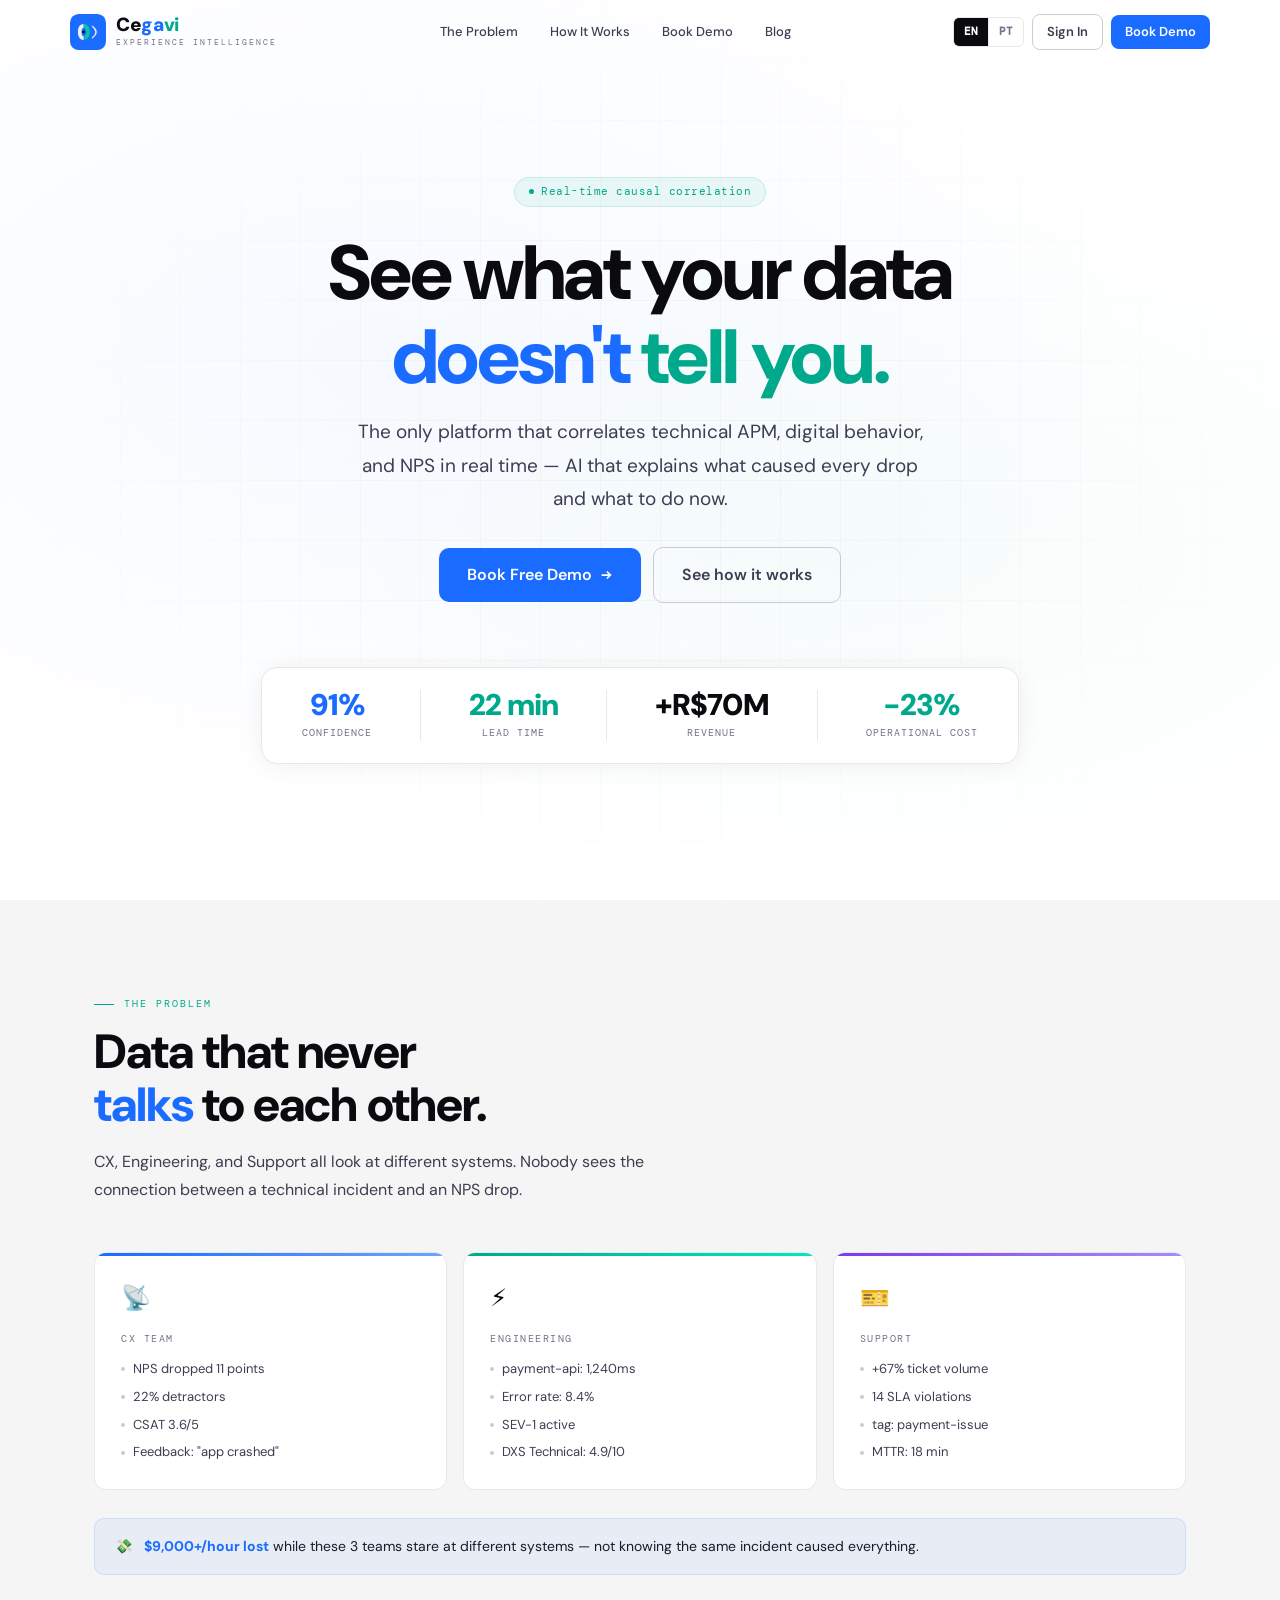
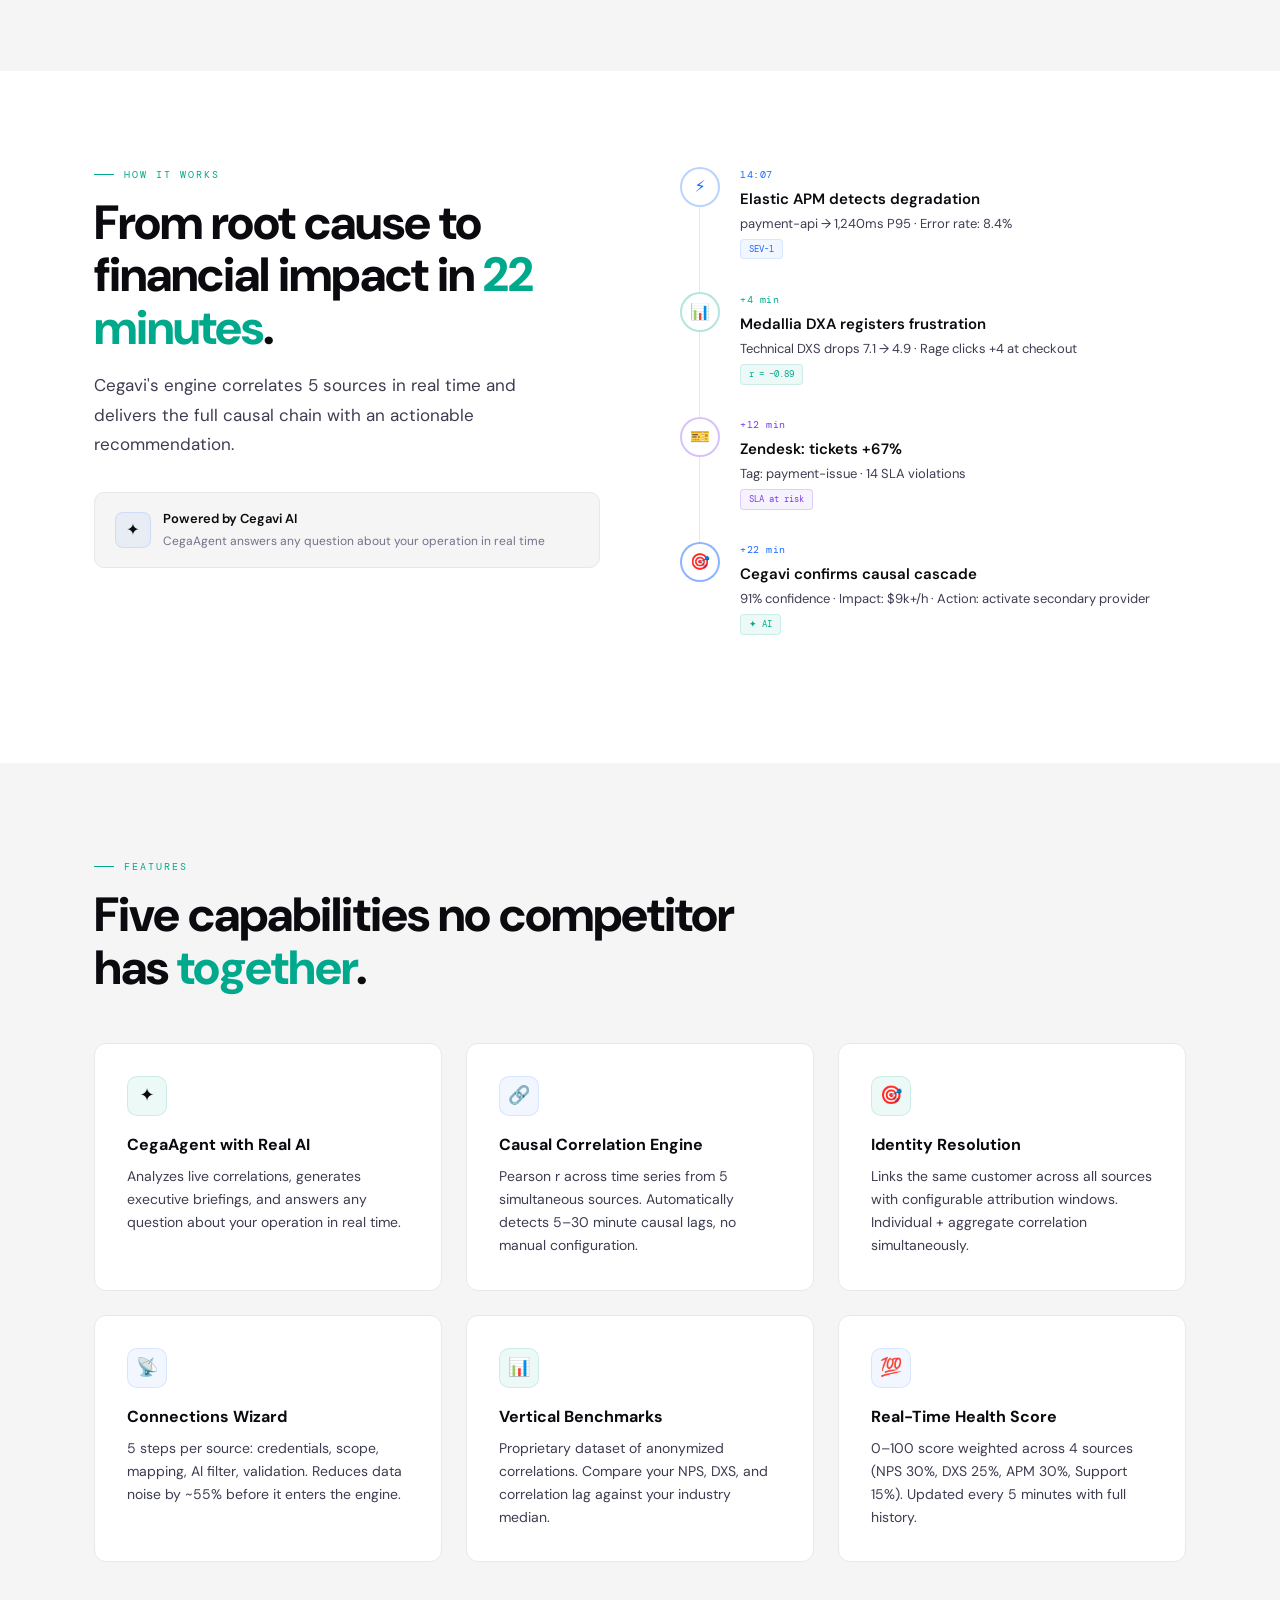
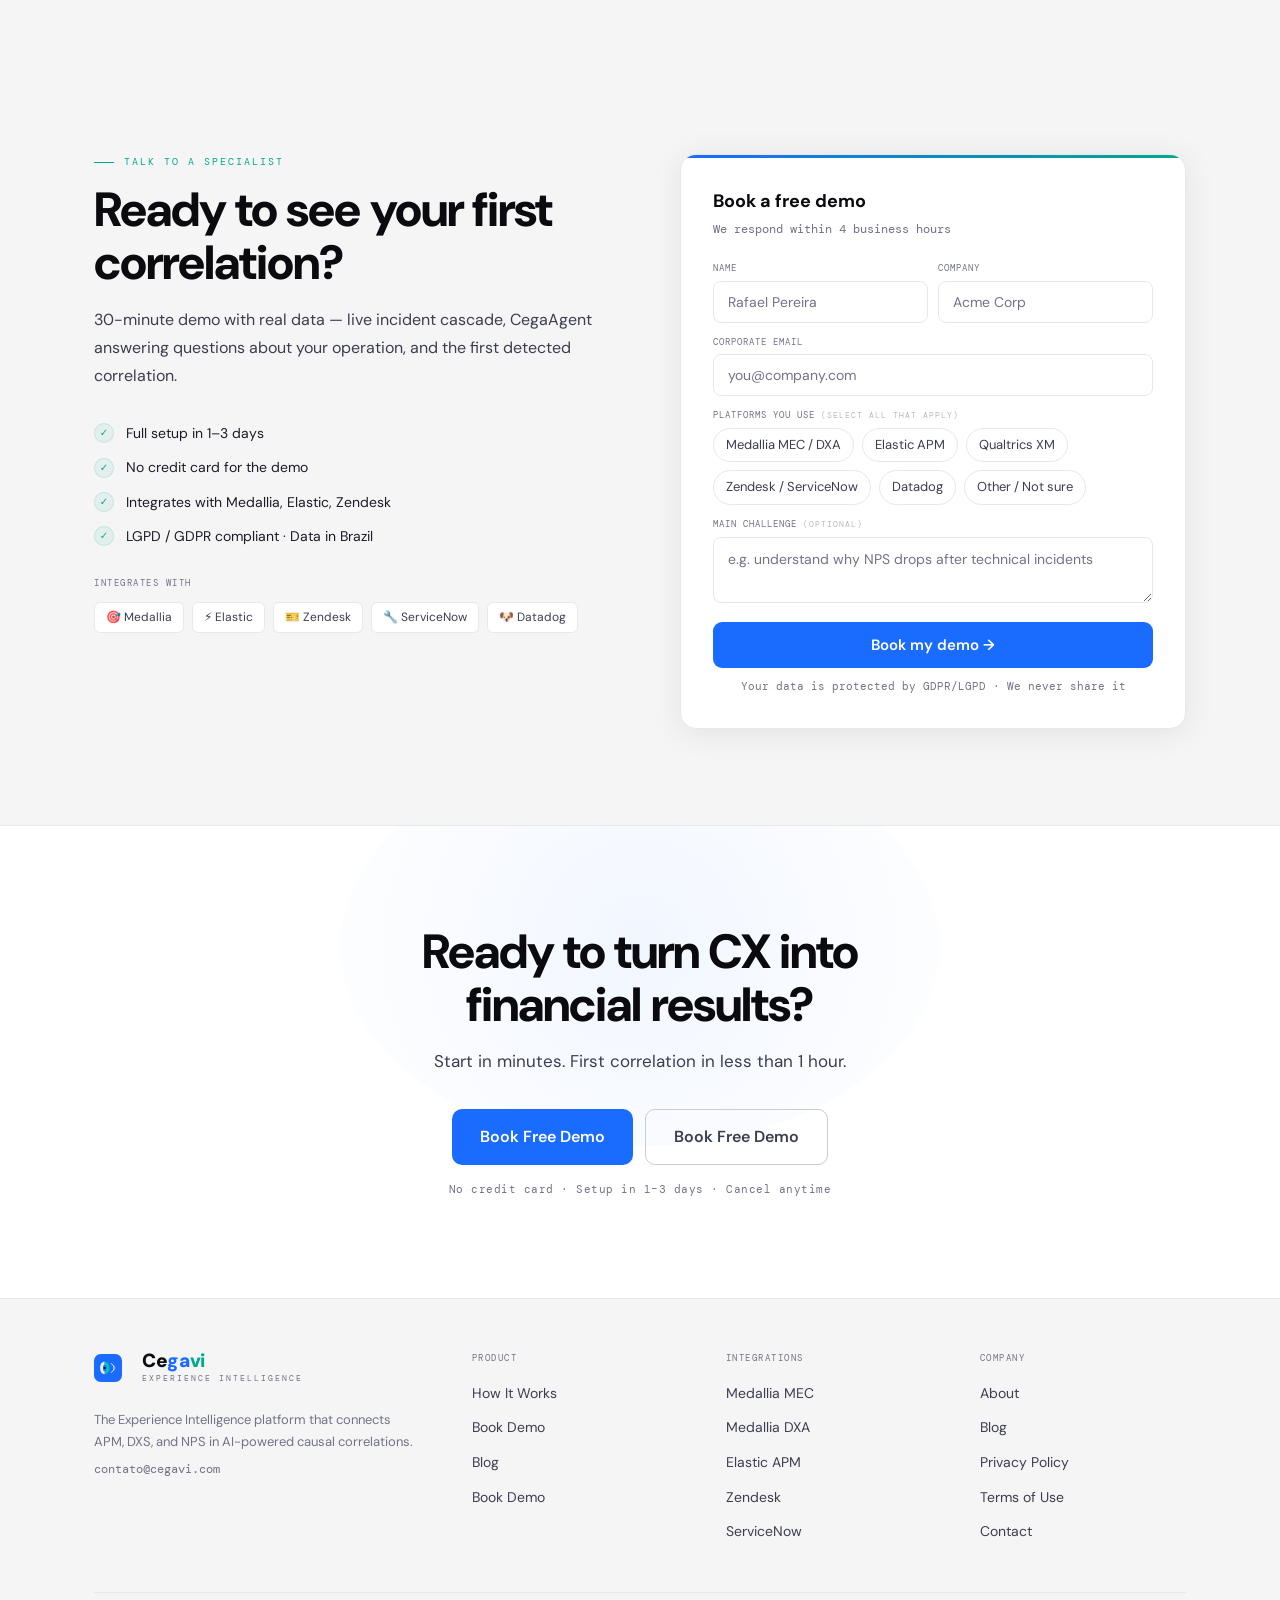
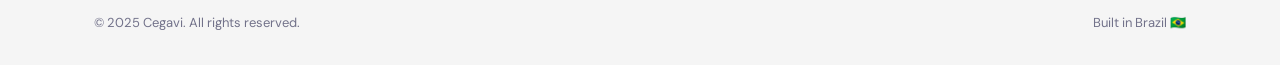
<file: en/pricing.html>
<!DOCTYPE html>
<html lang="en">
<head>
<meta charset="UTF-8">
<meta name="viewport" content="width=device-width, initial-scale=1.0">
<title>Pricing — Cegavi Experience Intelligence</title>
<meta name="description" content="Cegavi plans from R$2,900/month. Starter, Growth, Enterprise. Margin > 85%. No setup fee.">
<link rel="canonical" href="https://cegavi.com/en/pricing.html">
<link rel="alternate" hreflang="en" href="https://cegavi.com/en/pricing.html">
<link rel="alternate" hreflang="pt-BR" href="https://cegavi.com/pt/precos.html">
<meta http-equiv="refresh" content="0; url=/en/#pricing">
<script>window.location.replace("/en/" + window.location.search + "#pricing")</script>
</head>
<body></body>
</html>
</file>
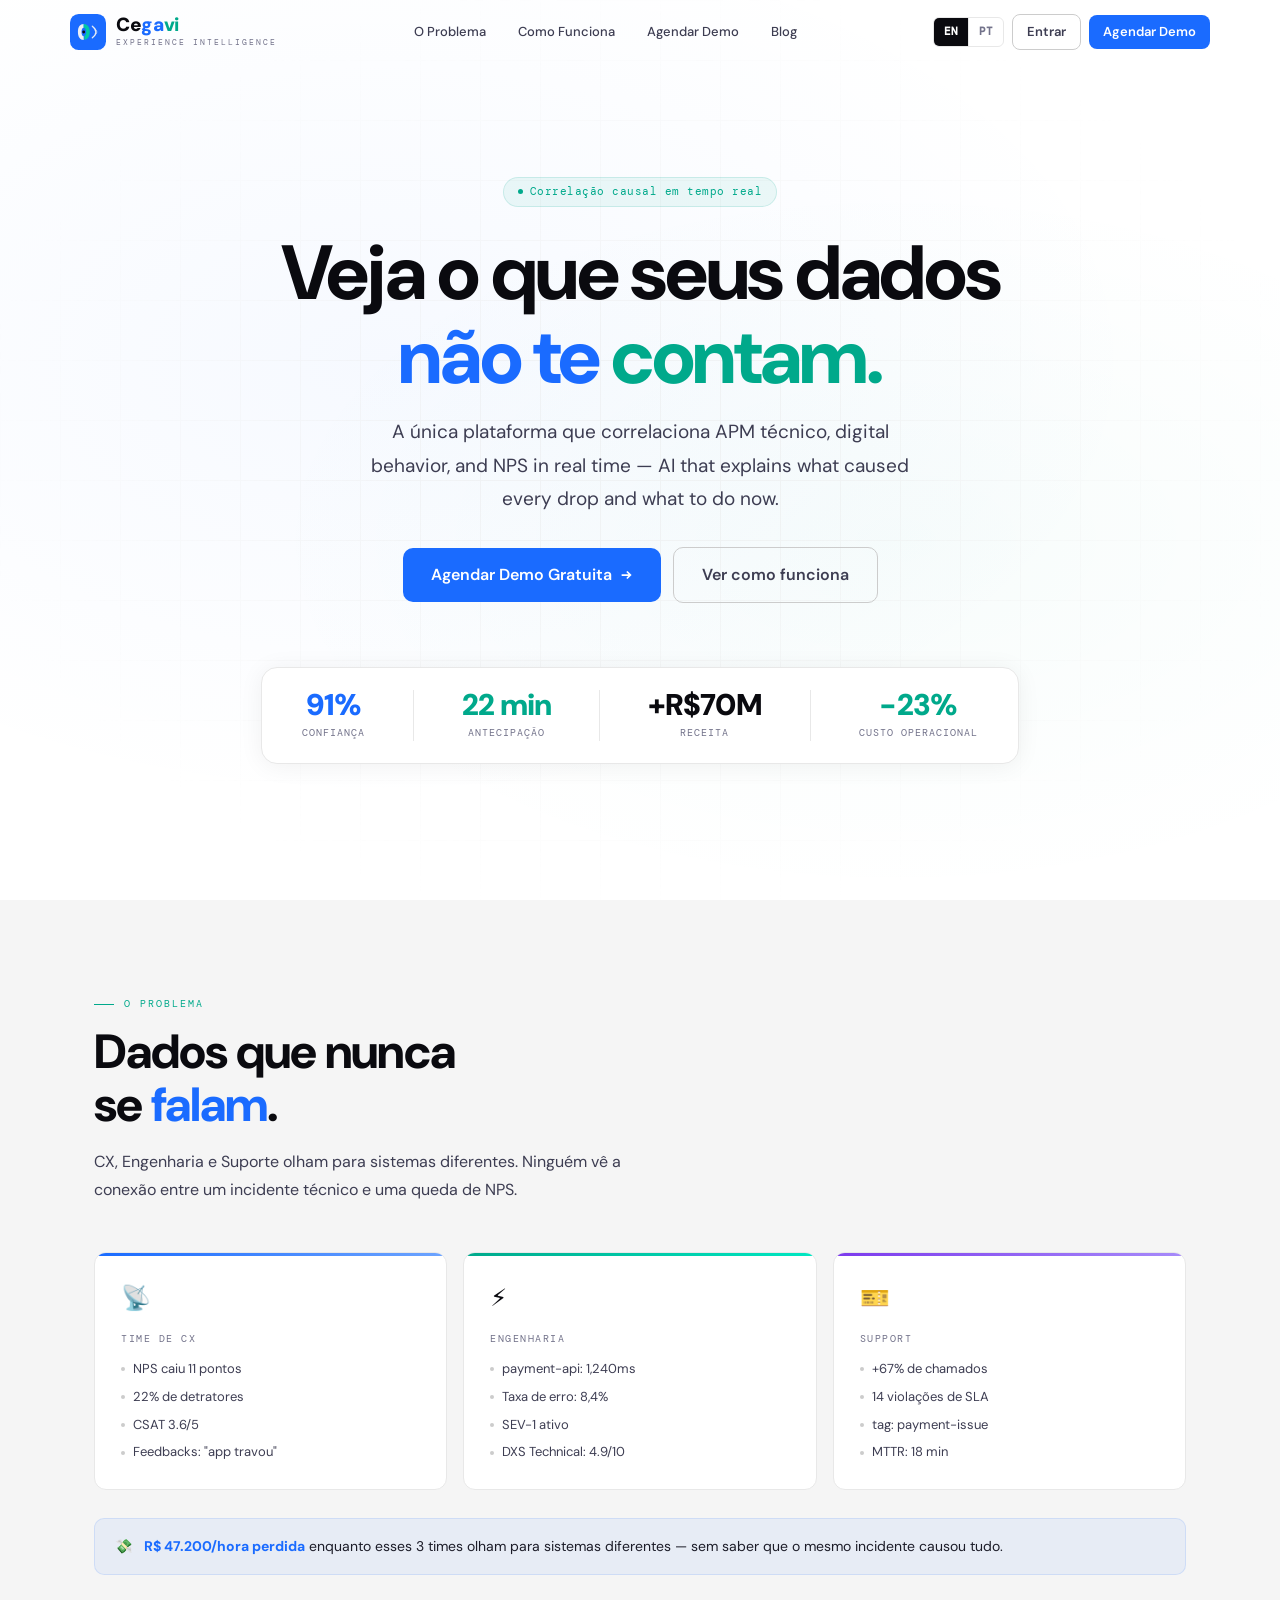
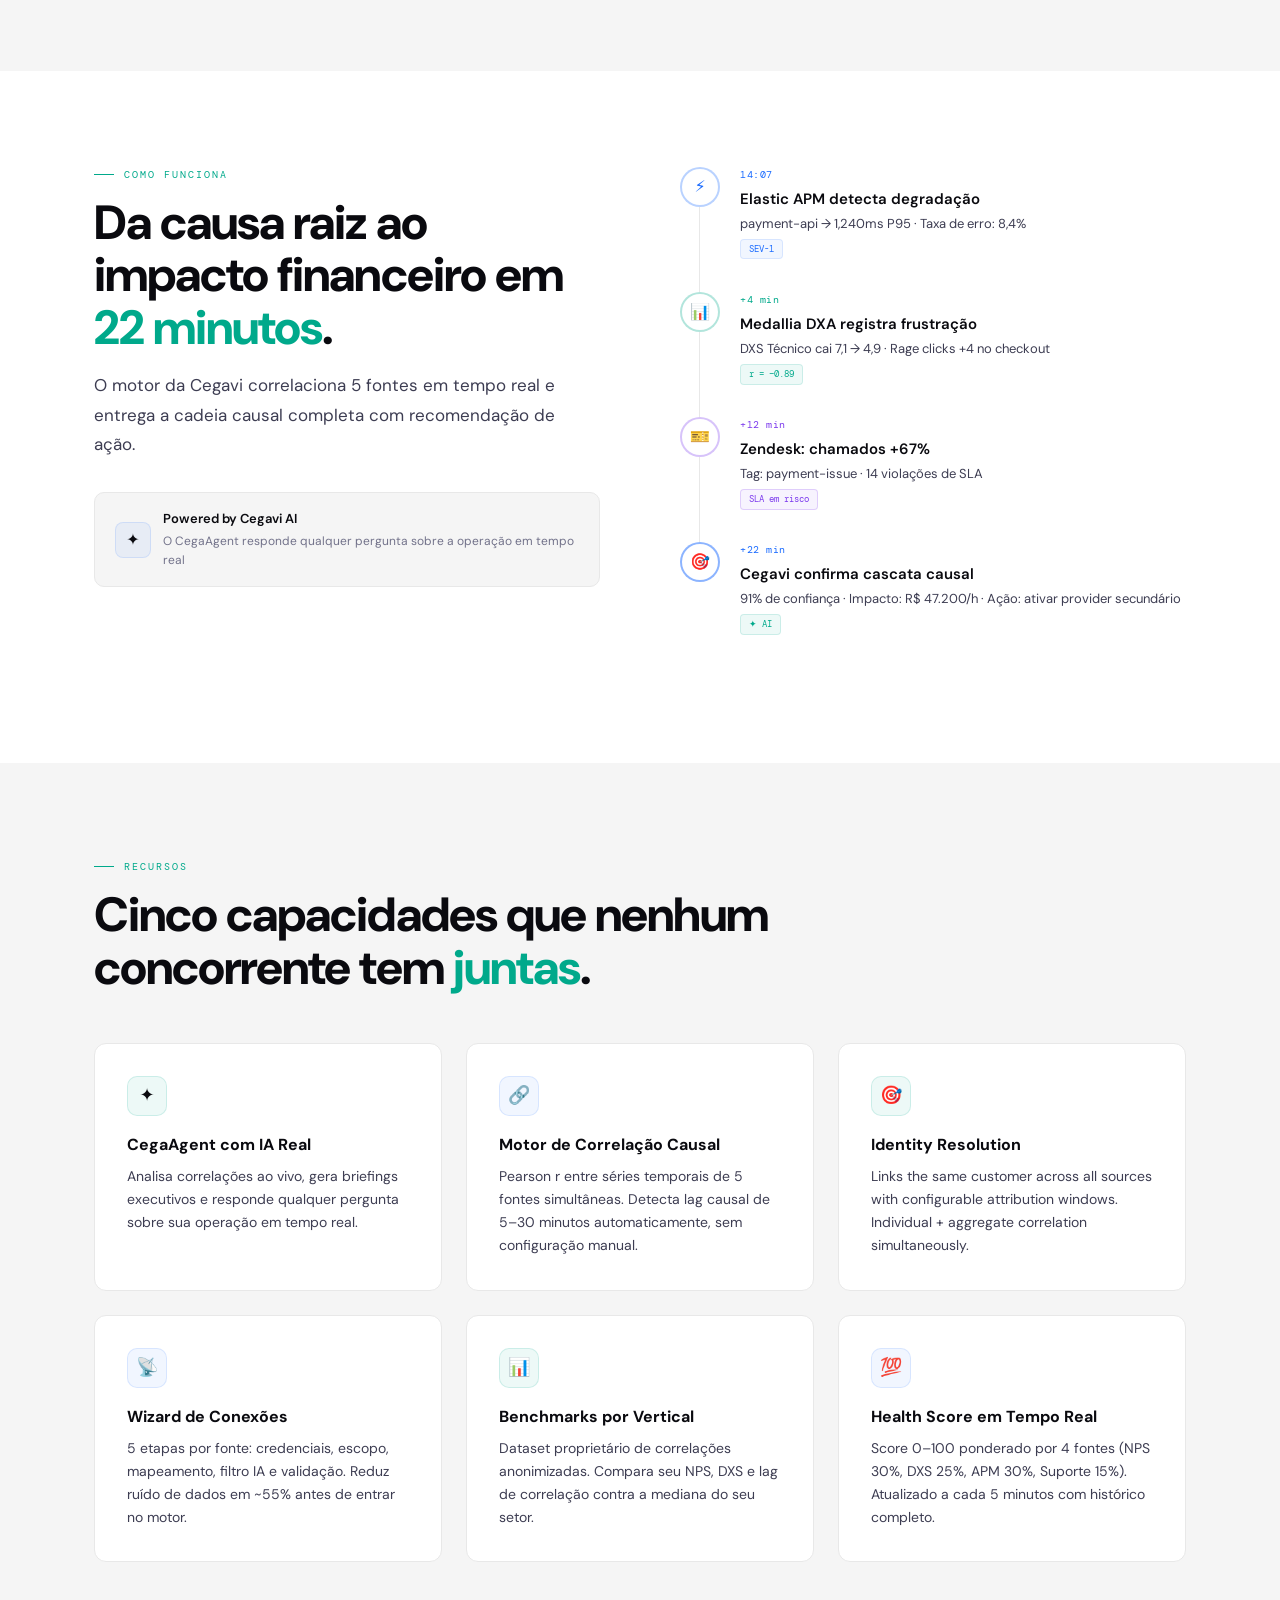
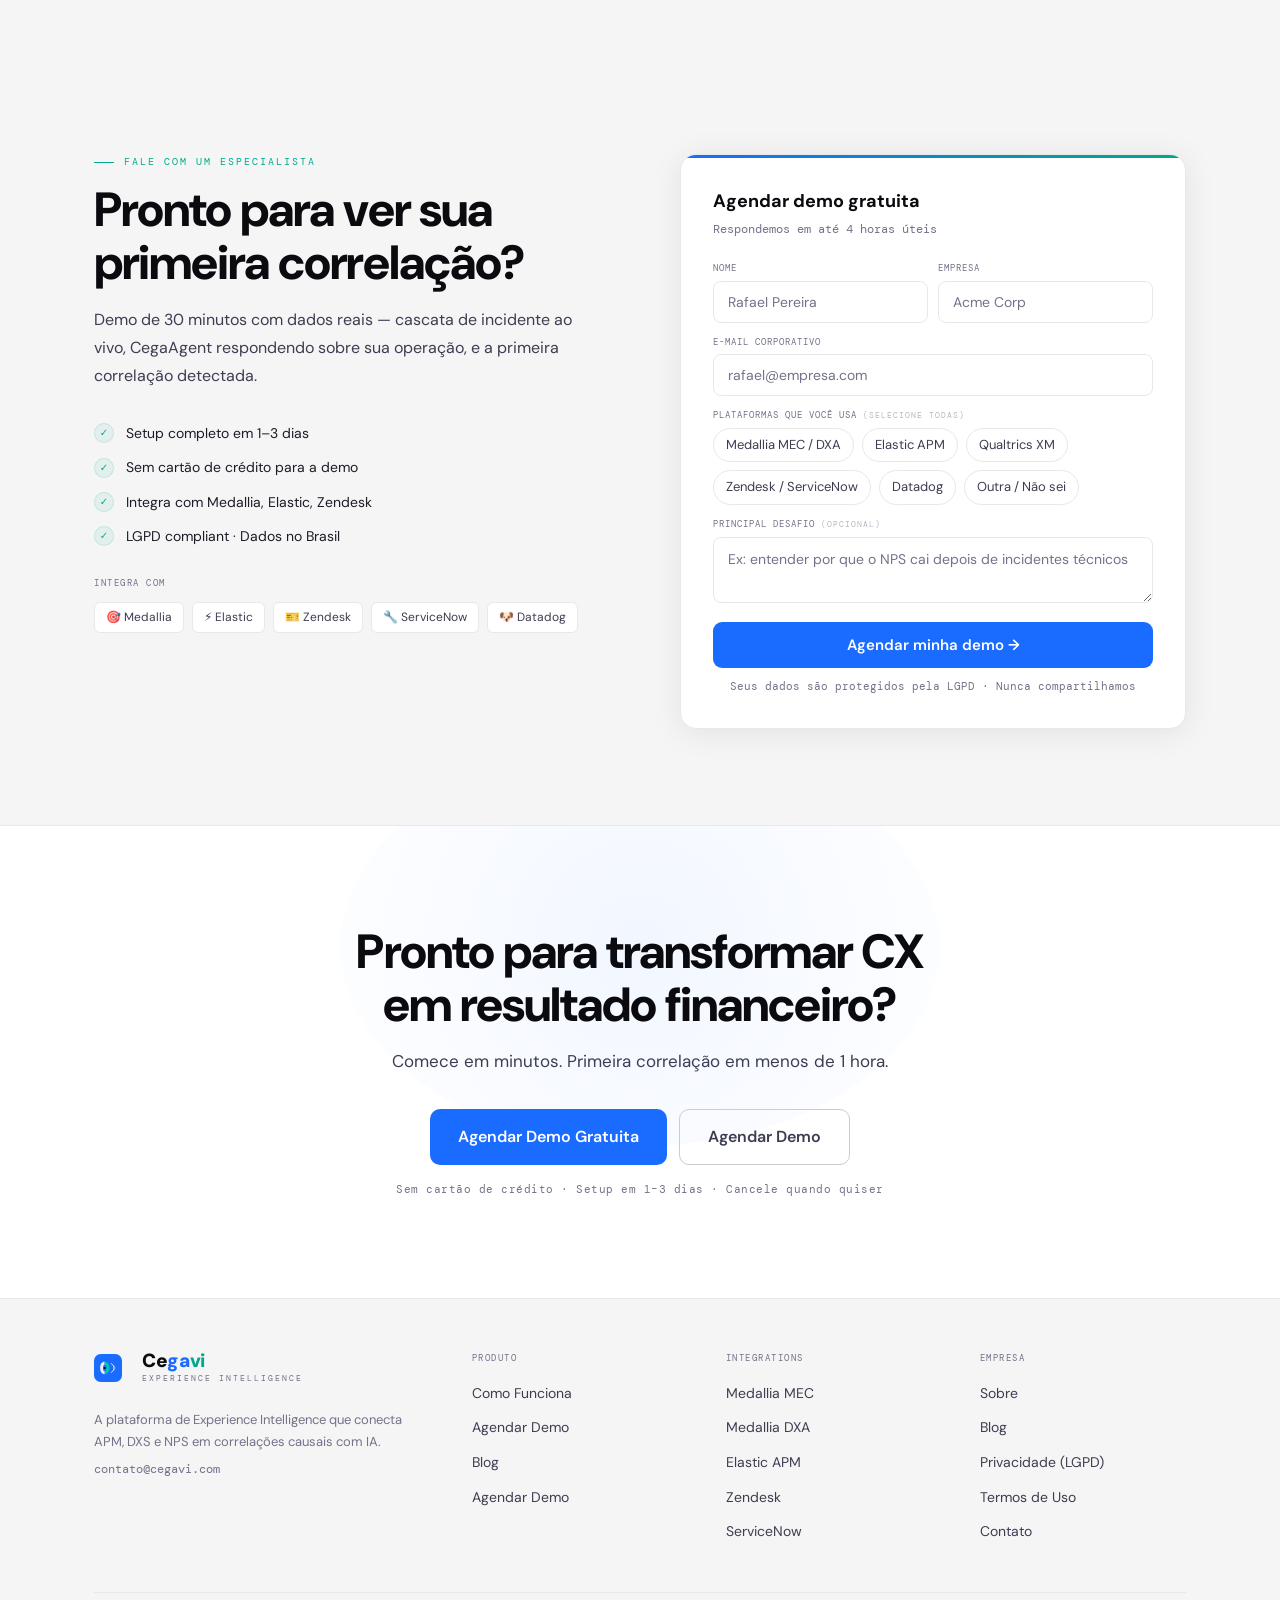
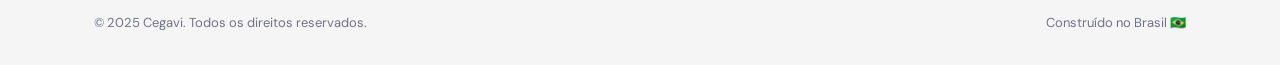
<file: pt/precos.html>
<!DOCTYPE html>
<html lang="pt-BR">
<head>
<meta charset="UTF-8">
<meta name="viewport" content="width=device-width, initial-scale=1.0">
<title>Preços — Cegavi Experience Intelligence</title>
<meta name="description" content="Cegavi plans from R$2,900/month. Starter, Growth, Enterprise. Margin > 85%. No setup fee.">
<link rel="canonical" href="https://cegavi.com/pt/precos.html">
<link rel="alternate" hreflang="pt-BR" href="https://cegavi.com/pt/precos.html">
<link rel="alternate" hreflang="pt-BR" href="https://cegavi.com/pt/precos.html">
<meta http-equiv="refresh" content="0; url=/pt/#pricing">
<script>window.location.replace("/pt/" + window.location.search + "#pricing")</script>
</head>
<body></body>
</html>
</file>
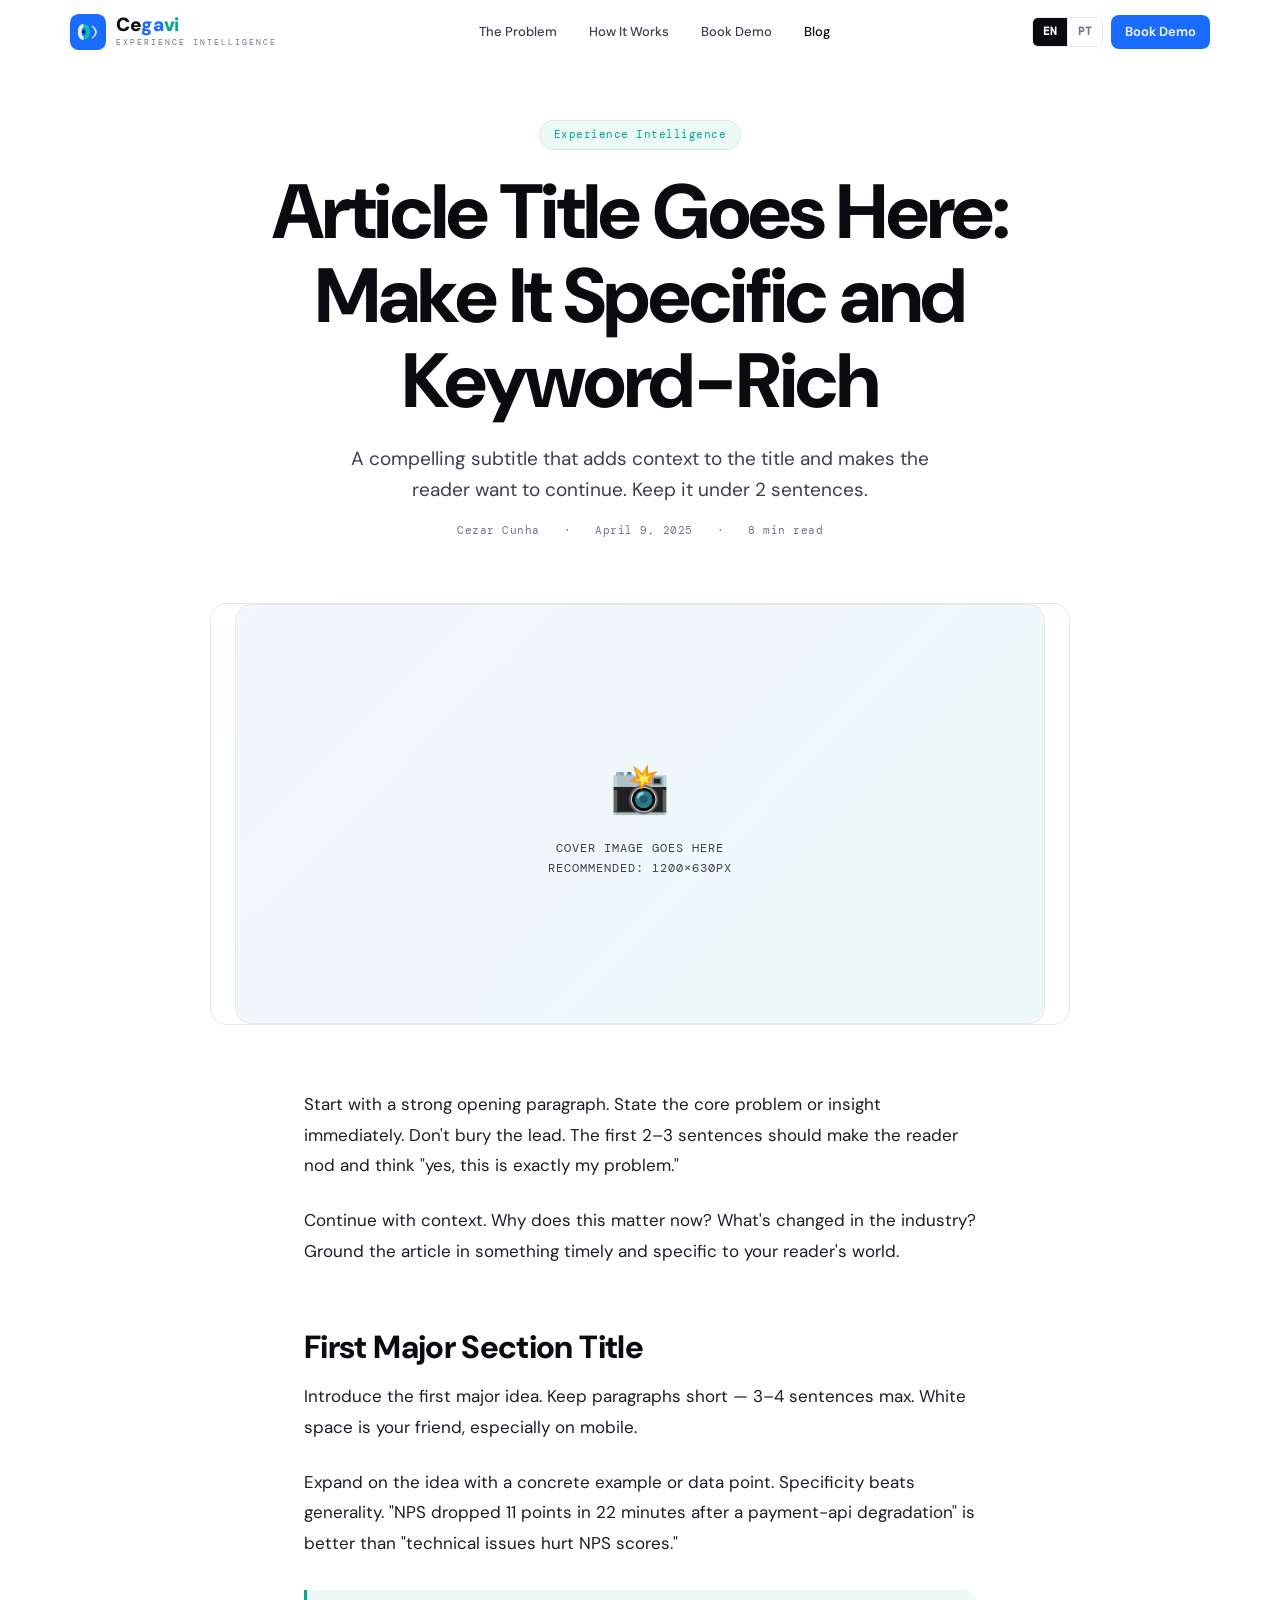
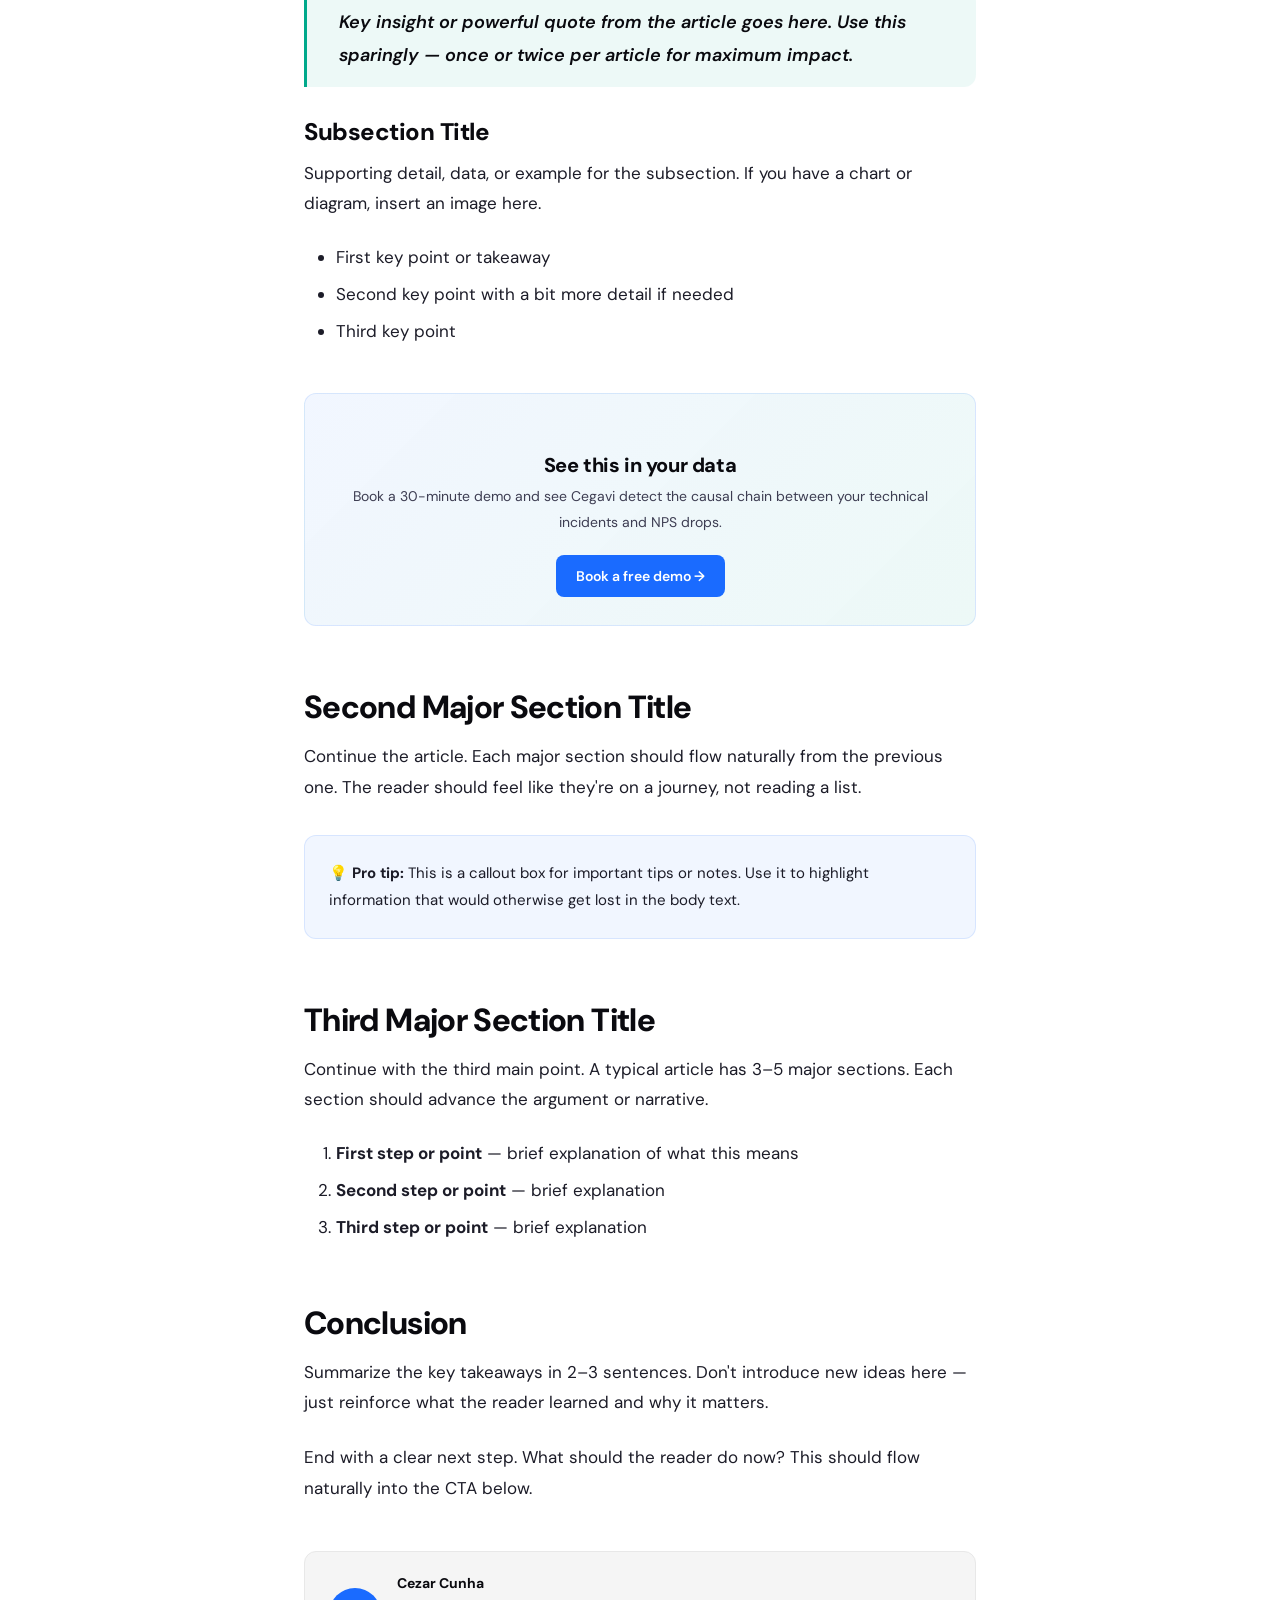
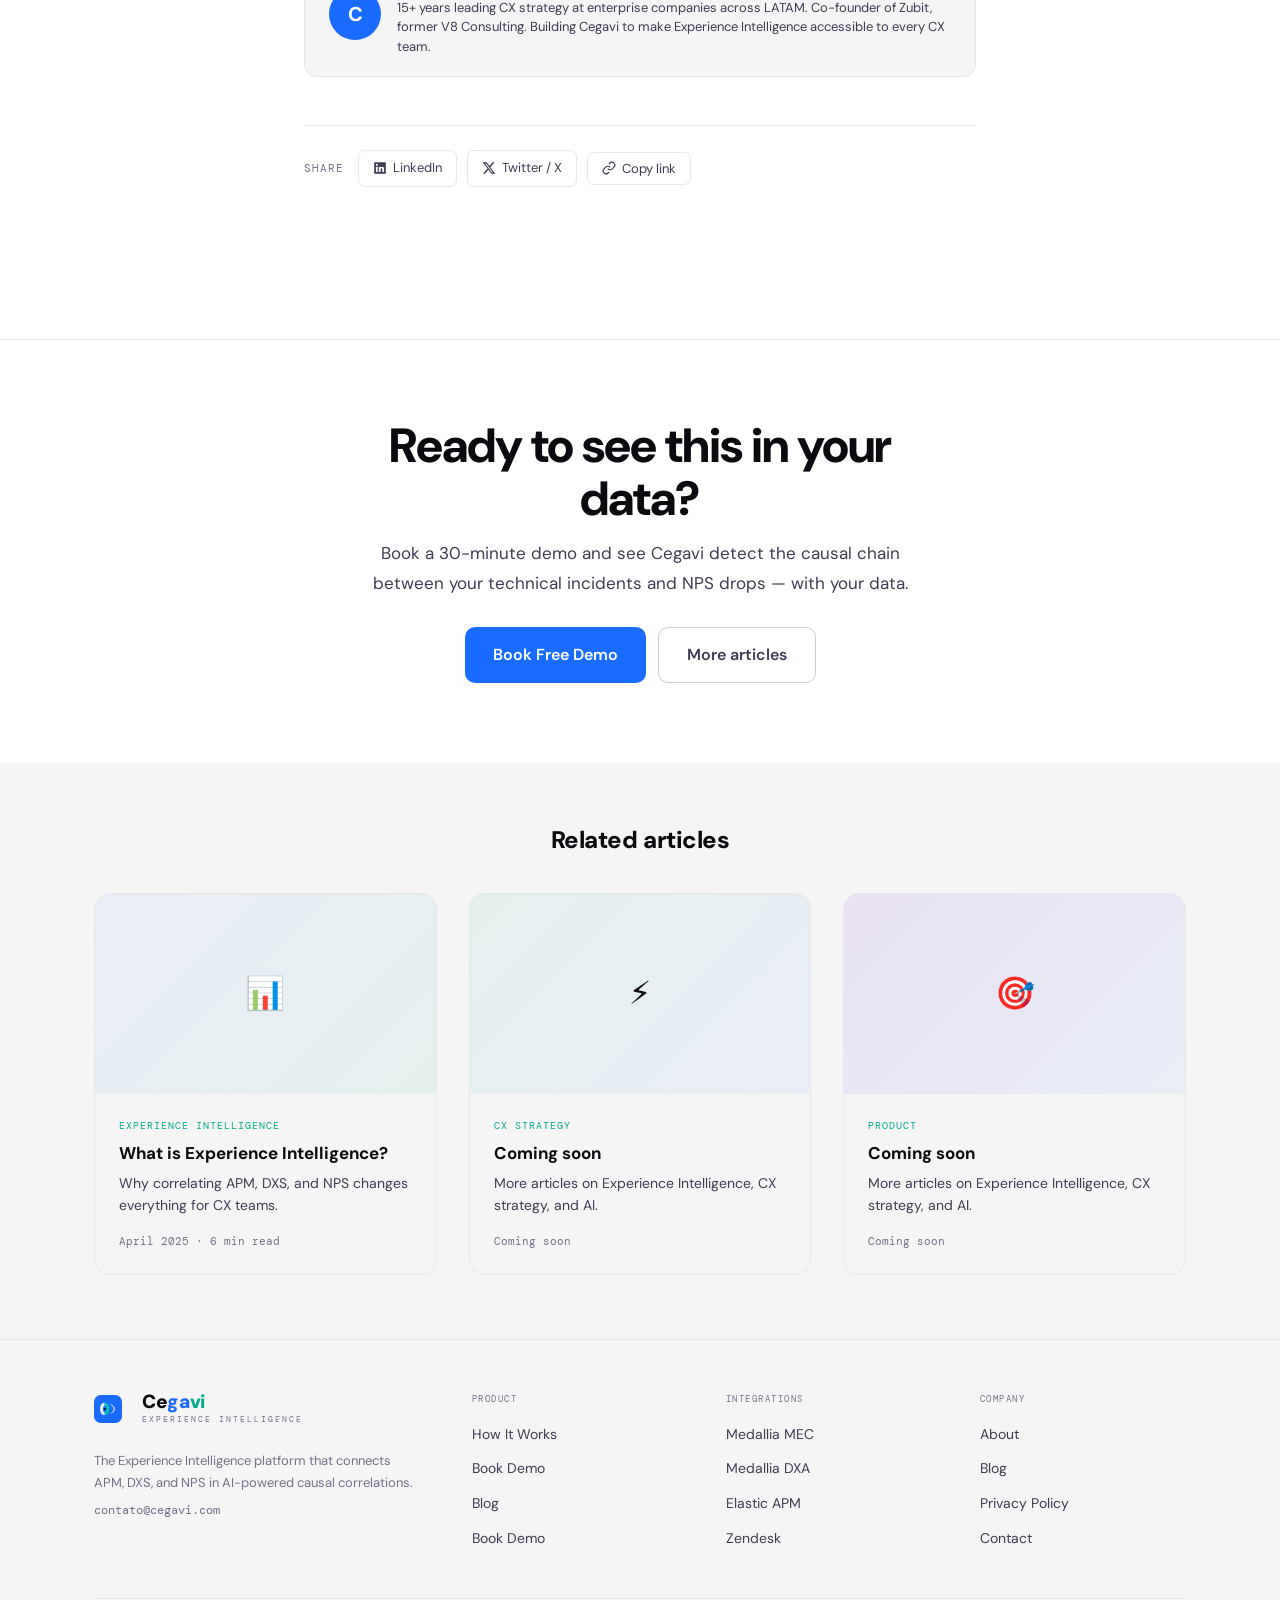
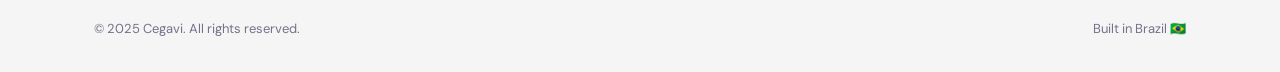
<file: en/blog/_TEMPLATE.html>
<!DOCTYPE html>
<!--
  ╔══════════════════════════════════════════════════════════════╗
  ║  CEGAVI — ARTICLE TEMPLATE (EN)                             ║
  ║                                                             ║
  ║  HOW TO USE:                                                ║
  ║  1. Copy this file to /en/blog/your-slug.html               ║
  ║  2. Fill in the 7 marked fields below (search "EDIT:")      ║
  ║  3. Replace the article body between the <article> tags     ║
  ║  4. Done. No other changes needed.                          ║
  ╚══════════════════════════════════════════════════════════════╝
-->
<html lang="en">
<head>
<meta charset="UTF-8">
<meta name="viewport" content="width=device-width, initial-scale=1.0">

<!-- EDIT: 1 — Page title (60 chars max for SEO) -->
<title>Article Title Goes Here — Cegavi Blog</title>

<!-- EDIT: 2 — Meta description (155 chars max) -->
<meta name="description" content="A clear, compelling 1–2 sentence summary of this article. Should make someone want to click. Around 155 characters max.">

<!-- EDIT: 3 — Canonical URL -->
<link rel="canonical" href="https://cegavi.com/en/blog/your-article-slug.html">

<!-- EDIT: 4 — hreflang (point to PT equivalent if it exists) -->
<link rel="alternate" hreflang="en"   href="https://cegavi.com/en/blog/your-article-slug.html">
<link rel="alternate" hreflang="pt-BR" href="https://cegavi.com/pt/blog/slug-em-portugues.html">
<link rel="alternate" hreflang="x-default" href="https://cegavi.com/en/blog/your-article-slug.html">

<!-- EDIT: 5 — OG / Social (for LinkedIn, Twitter shares) -->
<meta property="og:title"       content="Article Title Goes Here">
<meta property="og:description" content="A clear, compelling 1–2 sentence summary.">
<meta property="og:type"        content="article">
<meta property="og:url"         content="https://cegavi.com/en/blog/your-article-slug.html">
<meta property="og:image"       content="https://cegavi.com/assets/img/blog/your-cover-image.jpg">
<meta name="twitter:card"       content="summary_large_image">

<!-- Schema.org structured data — update dates and author -->
<script type="application/ld+json">
{
  "@context": "https://schema.org",
  "@type": "BlogPosting",
  "headline": "Article Title Goes Here",
  "description": "A clear, compelling 1–2 sentence summary.",
  "image": "https://cegavi.com/assets/img/blog/your-cover-image.jpg",
  "author": { "@type": "Person", "name": "Cezar Cunha" },
  "publisher": {
    "@type": "Organization",
    "name": "Cegavi",
    "logo": { "@type": "ImageObject", "url": "https://cegavi.com/assets/img/logo.png" }
  },
  "datePublished": "2025-04-09",
  "dateModified":  "2025-04-09",
  "mainEntityOfPage": { "@type": "WebPage", "@id": "https://cegavi.com/en/blog/your-article-slug.html" }
}
</script>

<link rel="preconnect" href="https://fonts.googleapis.com">
<link rel="preconnect" href="https://fonts.gstatic.com" crossorigin>
<link href="https://fonts.googleapis.com/css2?family=DM+Sans:wght@400;500;600;700;800;900&family=DM+Mono:wght@400;500&display=swap" rel="stylesheet">
<link rel="stylesheet" href="/assets/css/main.css">

<style>
/* Article reading progress bar */
.progress-bar {
  position: fixed; top: 0; left: 0; height: 3px;
  background: linear-gradient(90deg, var(--blue), var(--teal));
  z-index: 200; width: 0; transition: width .1s;
}
/* Related articles */
.related { background: var(--gray1); padding: 64px 24px; }
.related h3 { text-align: center; margin-bottom: 40px; font-size: 24px; }
/* Article nav breadcrumb */
.article-breadcrumb {
  position: fixed; top: 64px; left: 0; right: 0; z-index: 90;
  background: rgba(255,255,255,.96); backdrop-filter: blur(8px);
  border-bottom: 1px solid var(--bd); padding: 8px 24px;
  display: none;
  font-family: var(--fm); font-size: 11px; color: var(--ink4);
}
.article-breadcrumb.visible { display: flex; align-items: center; gap: 8px; }
.article-breadcrumb a { color: var(--ink4); text-decoration: none; }
.article-breadcrumb a:hover { color: var(--ink); }
.breadcrumb-sep { opacity: .4; }
/* Author box */
.author-box {
  display: flex; align-items: center; gap: 16px;
  padding: 20px 24px; background: var(--gray1);
  border: 1px solid var(--bd); border-radius: var(--radius);
  margin: 48px 0;
}
.author-avatar {
  width: 52px; height: 52px; border-radius: 50%;
  background: var(--blue); display: flex; align-items: center;
  justify-content: center; font-size: 20px; font-weight: 700;
  color: #fff; flex-shrink: 0;
}
.author-name { font-size: 14px; font-weight: 700; color: var(--ink); margin-bottom: 3px; }
.author-bio  { font-size: 13px; color: var(--ink3); line-height: 1.5; }
/* Share buttons */
.share-row {
  display: flex; align-items: center; gap: 10px;
  padding: 24px 0; border-top: 1px solid var(--bd);
  margin-top: 40px;
}
.share-label { font-family: var(--fm); font-size: 11px; color: var(--ink4); letter-spacing: 1px; text-transform: uppercase; margin-right: 4px; }
.share-btn {
  padding: 7px 14px; border-radius: 7px; border: 1px solid var(--bd);
  background: transparent; color: var(--ink3); font-size: 13px;
  cursor: pointer; text-decoration: none; transition: all .13s;
  display: inline-flex; align-items: center; gap: 6px; font-family: var(--f);
}
.share-btn:hover { background: var(--gray1); border-color: var(--bd2); color: var(--ink); }
/* CTA box inside article */
.article-cta {
  background: linear-gradient(135deg, var(--blue4), var(--teal4));
  border: 1px solid var(--blue3); border-radius: var(--radius);
  padding: 28px 32px; margin: 48px 0; text-align: center;
}
.article-cta h3 { font-size: 20px; margin-bottom: 8px; color: var(--ink); }
.article-cta p  { font-size: 14px; color: var(--ink3); margin-bottom: 20px; }
</style>
</head>
<body>

<!-- Reading progress bar -->
<div class="progress-bar" id="progress"></div>

<!-- Sticky breadcrumb (appears on scroll) -->
<div class="article-breadcrumb" id="breadcrumb">
  <a href="/en/">Home</a>
  <span class="breadcrumb-sep">›</span>
  <a href="/en/blog/">Blog</a>
  <span class="breadcrumb-sep">›</span>
  <!-- EDIT: 6 — Short article title for breadcrumb -->
  <span>Article Title</span>
</div>

<!-- NAV -->
<nav class="nav" id="nav">
  <div class="nav-inner">
    <a class="logo" href="/en/">
      <svg width="36" height="36" viewBox="0 0 100 100" fill="none"><rect width="100" height="100" rx="24" fill="#1A6BFF"/><path d="M38 28 C28 28 22 36 22 50 C22 64 28 72 38 72 L38 62 C34 62 32 57 32 50 C32 43 34 38 38 38 Z" fill="#F8F7F4" opacity="0.95"/><path d="M38 38 C42 38 45 43 45 50 C45 55 43 59 40 61 L40 72 C50 70 55 61 55 50 C55 39 50 28 38 28 Z" fill="#00C9A7"/><path d="M62 34 Q72 42 72 50 Q72 58 62 66" stroke="#F8F7F4" stroke-width="3.5" stroke-linecap="round" fill="none" opacity="0.9"/><path d="M67 39 Q75 44 75 50 Q75 56 67 61" stroke="#F8F7F4" stroke-width="2.5" stroke-linecap="round" fill="none" opacity="0.5"/><circle cx="38" cy="50" r="4" fill="#0A0A0F"/></svg>
      <div>
        <div class="logo-wordmark"><span class="logo-ce">Ce</span><span class="logo-ga">ga</span><span class="logo-vi">vi</span></div>
        <div class="logo-sub">Experience Intelligence</div>
      </div>
    </a>
    <nav class="nav-links">
      <a href="/en/#problem">The Problem</a>
      <a href="/en/#how-it-works">How It Works</a>
      <a href="/en/#demo">Book Demo</a>
      <a href="/en/blog/" class="active">Blog</a>
    </nav>
    <div class="nav-right">
      <div class="lang-pill">
        <a href="/en/blog/your-article-slug.html" class="active" onclick="localStorage.setItem('cegavi_lang','en')">EN</a>
        <span></span>
        <!-- EDIT: 7 — PT equivalent URL (or remove link if no PT version) -->
        <a href="/pt/blog/slug-em-portugues.html" onclick="localStorage.setItem('cegavi_lang','pt')">PT</a>
      </div>
      <a class="btn btn-primary btn-sm" href="/en/#demo">Book Demo</a>
      <button class="nav-toggle" id="nav-toggle" aria-label="Menu" aria-expanded="false"><span></span><span></span><span></span></button>
    </div>
  </div>
</nav>


    <div class="mobile-nav" id="mobile-nav">
      <a href="/en/#problem">The Problem</a>
      <a href="/en/#how-it-works">How It Works</a>
      <a href="/en/blog/">Blog</a>
      <div class="mobile-nav-cta">
        <a class="btn btn-primary" href="/en/#demo">Book Free Demo</a>
      </div>
    </div>
<!-- ARTICLE HEADER -->
<header class="article-header">
  <!-- Category badge -->
  <div class="badge badge-teal" style="margin-bottom:20px">
    <!-- EDIT: Category — e.g. "Experience Intelligence" / "CX Strategy" / "Product" -->
    Experience Intelligence
  </div>

  <!-- Main title -->
  <h1 style="max-width:760px;margin:0 auto 20px">
    <!-- EDIT: Full article title -->
    Article Title Goes Here: Make It Specific and Keyword-Rich
  </h1>

  <!-- Subtitle / deck -->
  <p style="font-size:19px;color:var(--ink3);max-width:620px;margin:0 auto 0;line-height:1.65">
    <!-- EDIT: 1–2 sentence summary that complements the title -->
    A compelling subtitle that adds context to the title and makes the reader want to continue. Keep it under 2 sentences.
  </p>

  <!-- Meta: author + date + read time -->
  <div class="article-meta">
    <span>Cezar Cunha</span>
    <span>·</span>
    <!-- EDIT: Publication date -->
    <span>April 9, 2025</span>
    <span>·</span>
    <!-- EDIT: Estimated read time -->
    <span>8 min read</span>
  </div>
</header>

<!-- COVER IMAGE -->
<div class="article-cover container">
  <!-- EDIT: Cover image. Ideal size: 1200×630px. Alt text required for SEO. -->
  <!-- Replace or remove this block if you don't have an image yet -->
  <div style="width:100%;height:420px;background:linear-gradient(135deg,var(--blue4),var(--teal4));display:flex;align-items:center;justify-content:center;border-radius:var(--radius-lg);border:1px solid var(--bd)">
    <div style="text-align:center;color:var(--ink3)">
      <div style="font-size:48px;margin-bottom:12px">📸</div>
      <div style="font-family:var(--fm);font-size:12px;letter-spacing:1px;text-transform:uppercase">Cover image goes here<br>Recommended: 1200×630px</div>
    </div>
  </div>
  <!-- Real image example:
  <img src="/assets/img/blog/your-cover-image.jpg" alt="Descriptive alt text for SEO" loading="lazy">
  -->
</div>

<!-- ARTICLE BODY -->
<article class="article-body">

  <!--
  ================================================================
  CONTENT GUIDE — delete this comment block before publishing
  ================================================================

  HEADINGS:
    <h2>Section Title</h2>           — Major sections
    <h3>Subsection Title</h3>        — Subsections within a section

  PARAGRAPHS:
    <p>Your text here.</p>

  LISTS:
    <ul><li>Item</li><li>Item</li></ul>   — Bullet list
    <ol><li>Step 1</li><li>Step 2</li></ol> — Numbered list

  BLOCKQUOTE (for key insights):
    <blockquote><p>Key insight or quote here.</p></blockquote>

  CALLOUT BOX (blue, for tips or important notes):
    <div class="callout"><p>💡 <strong>Key insight:</strong> Your callout text here.</p></div>

  INLINE CTA (appears mid-article to drive demo signups):
    <div class="article-cta">
      <h3>See this in action</h3>
      <p>Short description of what they'll see in the demo.</p>
      <a class="btn btn-primary" href="/en/#demo">Book a free demo →</a>
    </div>

  IMAGE WITH CAPTION:
    <img src="/assets/img/blog/image-name.jpg" alt="Descriptive alt text" loading="lazy">
    <p class="img-caption">Caption explaining what the image shows.</p>

  CODE BLOCK:
    <pre><code>your code here</code></pre>

  ================================================================
  -->

  <p>
    Start with a strong opening paragraph. State the core problem or insight immediately. Don't bury the lead. The first 2–3 sentences should make the reader nod and think "yes, this is exactly my problem."
  </p>

  <p>
    Continue with context. Why does this matter now? What's changed in the industry? Ground the article in something timely and specific to your reader's world.
  </p>

  <h2>First Major Section Title</h2>

  <p>
    Introduce the first major idea. Keep paragraphs short — 3–4 sentences max. White space is your friend, especially on mobile.
  </p>

  <p>
    Expand on the idea with a concrete example or data point. Specificity beats generality. "NPS dropped 11 points in 22 minutes after a payment-api degradation" is better than "technical issues hurt NPS scores."
  </p>

  <blockquote>
    <p>Key insight or powerful quote from the article goes here. Use this sparingly — once or twice per article for maximum impact.</p>
  </blockquote>

  <h3>Subsection Title</h3>

  <p>
    Supporting detail, data, or example for the subsection. If you have a chart or diagram, insert an image here.
  </p>

  <ul>
    <li>First key point or takeaway</li>
    <li>Second key point with a bit more detail if needed</li>
    <li>Third key point</li>
  </ul>

  <!-- Mid-article CTA — appears naturally after the first major section -->
  <div class="article-cta">
    <h3>See this in your data</h3>
    <p>Book a 30-minute demo and see Cegavi detect the causal chain between your technical incidents and NPS drops.</p>
    <a class="btn btn-primary" href="/en/#demo">Book a free demo →</a>
  </div>

  <h2>Second Major Section Title</h2>

  <p>
    Continue the article. Each major section should flow naturally from the previous one. The reader should feel like they're on a journey, not reading a list.
  </p>

  <img src="/assets/img/blog/example-image.jpg" alt="Descriptive alt text explaining what the image shows" loading="lazy" style="display:none">
  <!--
    Remove style="display:none" when you have a real image.
    Always include alt text — it's required for SEO and accessibility.
  -->

  <div class="callout">
    <p>💡 <strong>Pro tip:</strong> This is a callout box for important tips or notes. Use it to highlight information that would otherwise get lost in the body text.</p>
  </div>

  <h2>Third Major Section Title</h2>

  <p>
    Continue with the third main point. A typical article has 3–5 major sections. Each section should advance the argument or narrative.
  </p>

  <ol>
    <li><strong>First step or point</strong> — brief explanation of what this means</li>
    <li><strong>Second step or point</strong> — brief explanation</li>
    <li><strong>Third step or point</strong> — brief explanation</li>
  </ol>

  <h2>Conclusion</h2>

  <p>
    Summarize the key takeaways in 2–3 sentences. Don't introduce new ideas here — just reinforce what the reader learned and why it matters.
  </p>

  <p>
    End with a clear next step. What should the reader do now? This should flow naturally into the CTA below.
  </p>

  <!-- Author box -->
  <div class="author-box">
    <div class="author-avatar">C</div>
    <div>
      <div class="author-name">Cezar Cunha</div>
      <div class="author-bio">15+ years leading CX strategy at enterprise companies across LATAM. Co-founder of Zubit, former V8 Consulting. Building Cegavi to make Experience Intelligence accessible to every CX team.</div>
    </div>
  </div>

  <!-- Share buttons -->
  <div class="share-row">
    <span class="share-label">Share</span>
    <a class="share-btn" id="share-linkedin" href="#" target="_blank" rel="noopener">
      <svg width="14" height="14" viewBox="0 0 24 24" fill="currentColor"><path d="M20.5 2h-17A1.5 1.5 0 002 3.5v17A1.5 1.5 0 003.5 22h17a1.5 1.5 0 001.5-1.5v-17A1.5 1.5 0 0020.5 2zM8 19H5v-9h3zM6.5 8.25A1.75 1.75 0 118.3 6.5a1.78 1.78 0 01-1.8 1.75zM19 19h-3v-4.74c0-1.42-.6-1.93-1.38-1.93A1.74 1.74 0 0013 14.19a.66.66 0 000 .14V19h-3v-9h2.9v1.3a3.11 3.11 0 012.7-1.4c1.55 0 3.36.86 3.36 3.66z"/></svg>
      LinkedIn
    </a>
    <a class="share-btn" id="share-twitter" href="#" target="_blank" rel="noopener">
      <svg width="14" height="14" viewBox="0 0 24 24" fill="currentColor"><path d="M18.244 2.25h3.308l-7.227 8.26 8.502 11.24H16.17l-5.214-6.817L4.99 21.75H1.68l7.73-8.835L1.254 2.25H8.08l4.713 6.231zm-1.161 17.52h1.833L7.084 4.126H5.117z"/></svg>
      Twitter / X
    </a>
    <button class="share-btn" onclick="navigator.clipboard.writeText(window.location.href).then(()=>this.textContent='✓ Copied!')">
      <svg width="14" height="14" viewBox="0 0 24 24" fill="none" stroke="currentColor" stroke-width="2"><path d="M10 13a5 5 0 007.54.54l3-3a5 5 0 00-7.07-7.07l-1.72 1.71"/><path d="M14 11a5 5 0 00-7.54-.54l-3 3a5 5 0 007.07 7.07l1.71-1.71"/></svg>
      Copy link
    </button>
  </div>

</article>

<!-- BOTTOM CTA -->
<section style="padding:80px 24px;text-align:center;border-top:1px solid var(--bd)">
  <div style="max-width:560px;margin:0 auto">
    <h2 style="margin-bottom:14px">Ready to see this in your data?</h2>
    <p style="font-size:17px;color:var(--ink3);margin-bottom:28px">Book a 30-minute demo and see Cegavi detect the causal chain between your technical incidents and NPS drops — with your data.</p>
    <div style="display:flex;justify-content:center;gap:12px;flex-wrap:wrap">
      <a class="btn btn-primary btn-lg" href="/en/#demo">Book Free Demo</a>
      <a class="btn btn-ghost btn-lg" href="/en/blog/">More articles</a>
    </div>
  </div>
</section>

<!-- RELATED ARTICLES -->
<section class="related">
  <div class="container">
    <h3>Related articles</h3>
    <div class="blog-grid">
      <!-- EDIT: Replace with real related articles. Copy blog-card pattern. -->
      <a class="blog-card" href="/en/blog/what-is-experience-intelligence.html">
        <div class="blog-card-img" style="background:linear-gradient(135deg,var(--blue4),var(--teal4));display:flex;align-items:center;justify-content:center;font-size:32px">📊</div>
        <div class="blog-card-body">
          <div class="blog-card-tag">Experience Intelligence</div>
          <div class="blog-card-title">What is Experience Intelligence?</div>
          <div class="blog-card-excerpt">Why correlating APM, DXS, and NPS changes everything for CX teams.</div>
          <div class="blog-card-meta">April 2025 · 6 min read</div>
        </div>
      </a>
      <a class="blog-card" href="/en/blog/">
        <div class="blog-card-img" style="background:linear-gradient(135deg,var(--teal4),var(--blue4));display:flex;align-items:center;justify-content:center;font-size:32px">⚡</div>
        <div class="blog-card-body">
          <div class="blog-card-tag">CX Strategy</div>
          <div class="blog-card-title">Coming soon</div>
          <div class="blog-card-excerpt">More articles on Experience Intelligence, CX strategy, and AI.</div>
          <div class="blog-card-meta">Coming soon</div>
        </div>
      </a>
      <a class="blog-card" href="/en/blog/">
        <div class="blog-card-img" style="background:linear-gradient(135deg,rgba(124,58,237,.1),var(--blue4));display:flex;align-items:center;justify-content:center;font-size:32px">🎯</div>
        <div class="blog-card-body">
          <div class="blog-card-tag">Product</div>
          <div class="blog-card-title">Coming soon</div>
          <div class="blog-card-excerpt">More articles on Experience Intelligence, CX strategy, and AI.</div>
          <div class="blog-card-meta">Coming soon</div>
        </div>
      </a>
    </div>
  </div>
</section>

<!-- FOOTER -->
<footer class="footer">
  <div class="container">
    <div class="footer-grid">
      <div>
        <a class="logo" href="/en/" style="margin-bottom:12px;display:inline-flex">
          <svg width="28" height="28" viewBox="0 0 100 100" fill="none"><rect width="100" height="100" rx="24" fill="#1A6BFF"/><path d="M38 28 C28 28 22 36 22 50 C22 64 28 72 38 72 L38 62 C34 62 32 57 32 50 C32 43 34 38 38 38 Z" fill="#F8F7F4" opacity="0.95"/><path d="M38 38 C42 38 45 43 45 50 C45 55 43 59 40 61 L40 72 C50 70 55 61 55 50 C55 39 50 28 38 28 Z" fill="#00C9A7"/><path d="M62 34 Q72 42 72 50 Q72 58 62 66" stroke="#F8F7F4" stroke-width="3.5" stroke-linecap="round" fill="none" opacity="0.9"/><path d="M67 39 Q75 44 75 50 Q75 56 67 61" stroke="#F8F7F4" stroke-width="2.5" stroke-linecap="round" fill="none" opacity="0.5"/><circle cx="38" cy="50" r="4" fill="#0A0A0F"/></svg>
          <div style="margin-left:10px"><div class="logo-wordmark"><span class="logo-ce">Ce</span><span class="logo-ga">ga</span><span class="logo-vi">vi</span></div><div class="logo-sub">Experience Intelligence</div></div>
        </a>
        <div class="footer-brand-desc">The Experience Intelligence platform that connects APM, DXS, and NPS in AI-powered causal correlations.</div>
        <div class="footer-email">contato@cegavi.com</div>
      </div>
      <div><div class="footer-col-title">Product</div><ul class="footer-links"><li><a href="/en/#how-it-works">How It Works</a></li><li><a href="/en/#demo">Book Demo</a></li><li><a href="/en/blog/">Blog</a></li><li><a href="/en/#demo">Book Demo</a></li></ul></div>
      <div><div class="footer-col-title">Integrations</div><ul class="footer-links"><li><a href="#">Medallia MEC</a></li><li><a href="#">Medallia DXA</a></li><li><a href="#">Elastic APM</a></li><li><a href="#">Zendesk</a></li></ul></div>
      <div><div class="footer-col-title">Company</div><ul class="footer-links"><li><a href="#">About</a></li><li><a href="/en/blog/">Blog</a></li><li><a href="#">Privacy Policy</a></li><li><a href="mailto:contato@cegavi.com">Contact</a></li></ul></div>
    </div>
    <div class="footer-bottom">
      <span>© 2025 Cegavi. All rights reserved.</span>
      <span>Built in Brazil 🇧🇷</span>
    </div>
  </div>
</footer>

<script src="/assets/js/main.js"></script>
<script>
// Reading progress bar
(function () {
  const bar = document.getElementById('progress');
  const bc  = document.getElementById('breadcrumb');
  if (!bar) return;
  function update() {
    const h = document.documentElement;
    const pct = (h.scrollTop / (h.scrollHeight - h.clientHeight)) * 100;
    bar.style.width = Math.min(pct, 100) + '%';
    if (bc) bc.classList.toggle('visible', h.scrollTop > 200);
  }
  window.addEventListener('scroll', update, { passive: true });
})();

// Share buttons — set URLs dynamically
(function () {
  const url   = encodeURIComponent(window.location.href);
  const title = encodeURIComponent(document.title);
  const li = document.getElementById('share-linkedin');
  const tw = document.getElementById('share-twitter');
  if (li) li.href = `https://www.linkedin.com/sharing/share-offsite/?url=${url}`;
  if (tw) tw.href = `https://twitter.com/intent/tweet?url=${url}&text=${title}`;
})();
</script>
</body>
</html>
</file>
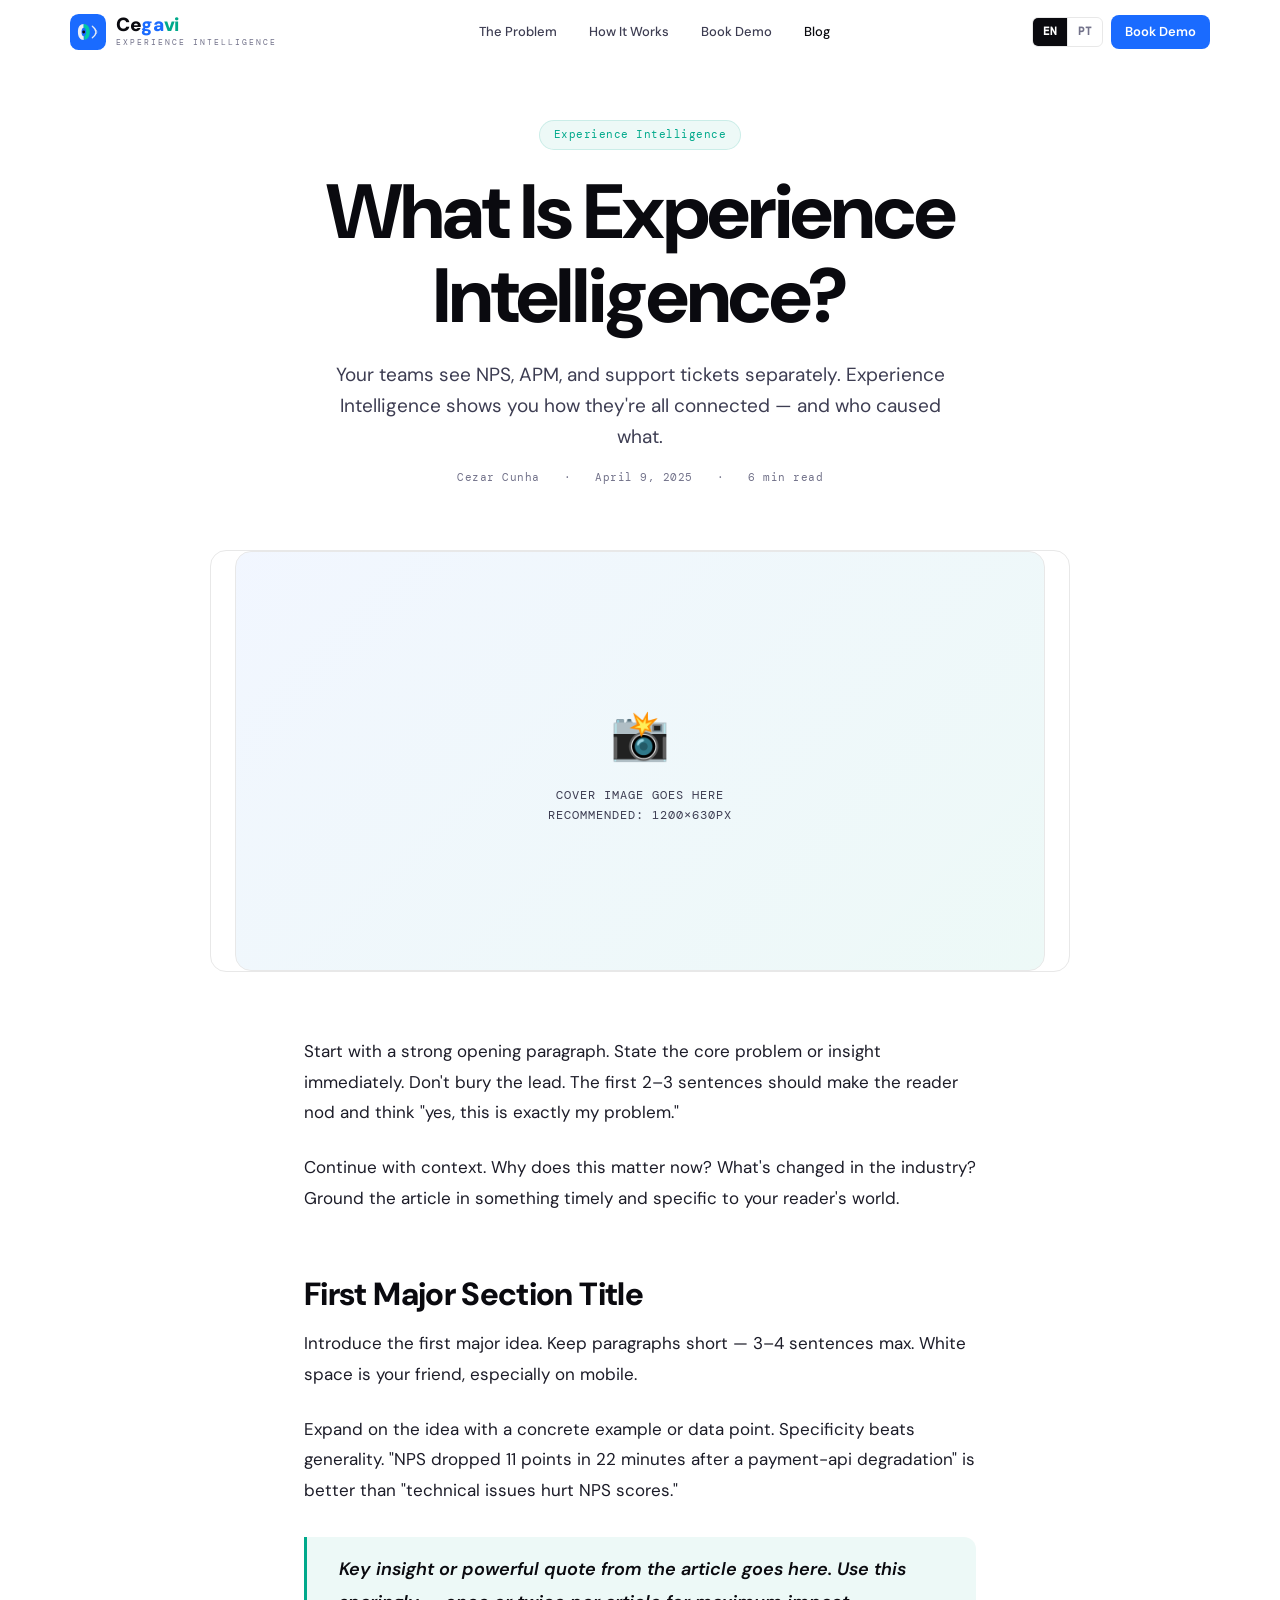
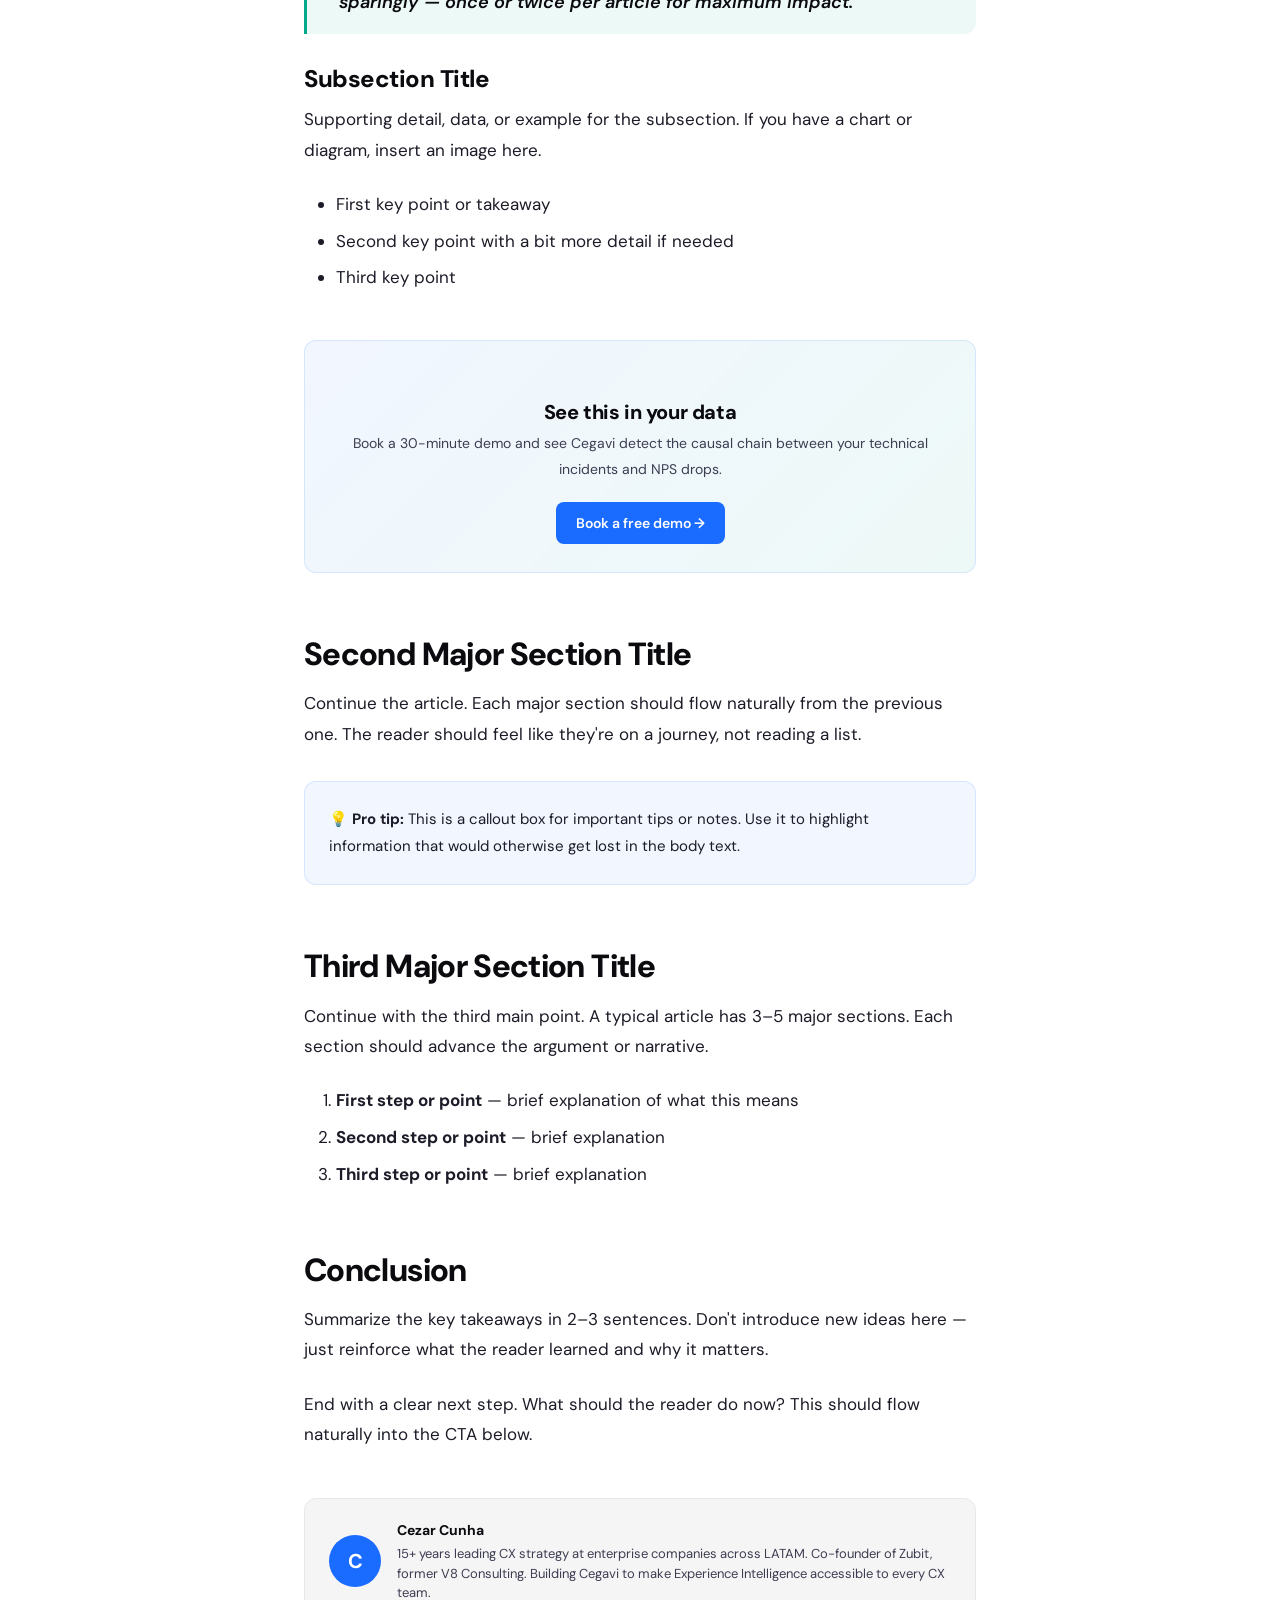
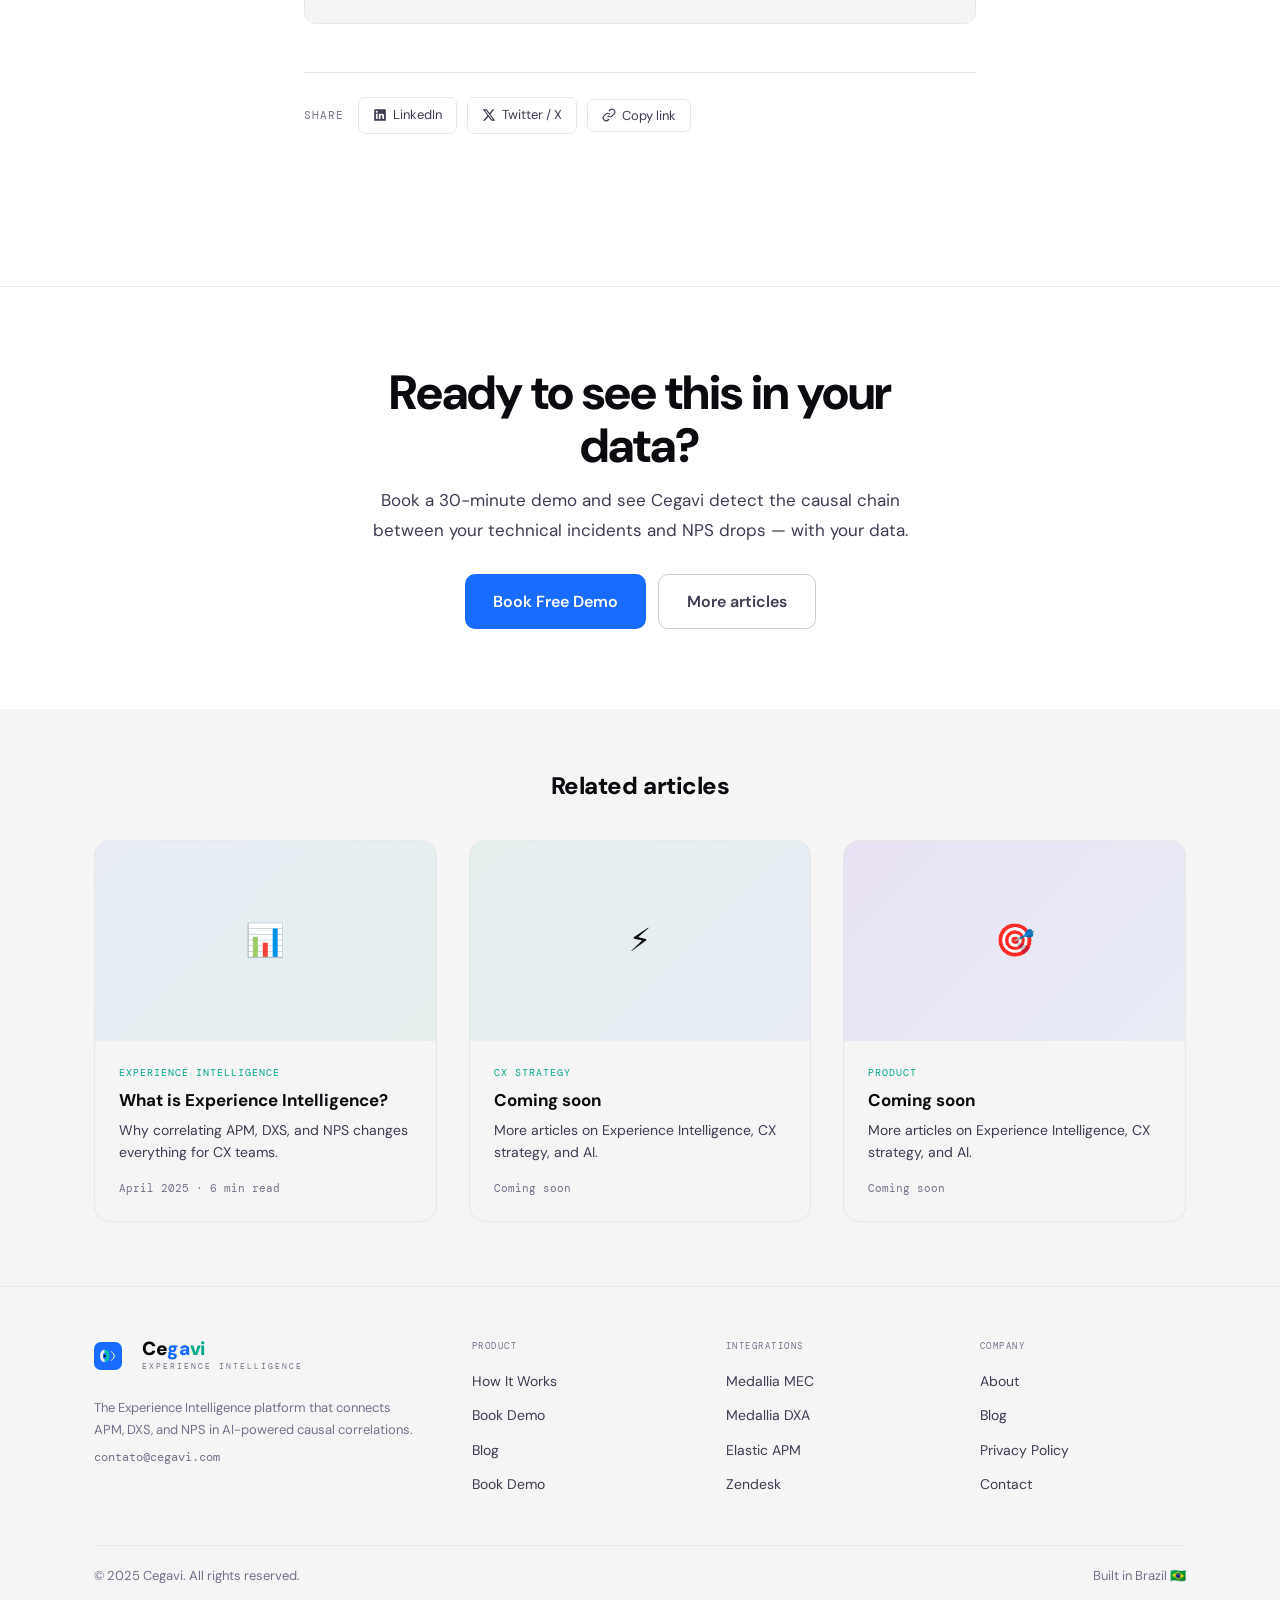
<file: en/blog/what-is-experience-intelligence.html>
<!DOCTYPE html>
<!--
  ╔══════════════════════════════════════════════════════════════╗
  ║  CEGAVI — ARTICLE TEMPLATE (EN)                             ║
  ║                                                             ║
  ║  HOW TO USE:                                                ║
  ║  1. Copy this file to /en/blog/your-slug.html               ║
  ║  2. Fill in the 7 marked fields below (search "EDIT:")      ║
  ║  3. Replace the article body between the <article> tags     ║
  ║  4. Done. No other changes needed.                          ║
  ╚══════════════════════════════════════════════════════════════╝
-->
<html lang="en">
<head>
<meta charset="UTF-8">
<meta name="viewport" content="width=device-width, initial-scale=1.0">

<!-- EDIT: 1 — Page title (60 chars max for SEO) -->
<title>What Is Experience Intelligence? A Guide for CX Leaders — Cegavi</title>

<!-- EDIT: 2 — Meta description (155 chars max) -->
<meta name="description" content="Experience Intelligence connects APM, DXS, and NPS into a single causal view. Here's why it matters for CX teams — and how it works.">

<!-- EDIT: 3 — Canonical URL -->
<link rel="canonical" href="https://cegavi.com/en/blog/what-is-experience-intelligence.html">

<!-- EDIT: 4 — hreflang (point to PT equivalent if it exists) -->
<link rel="alternate" hreflang="en"   href="https://cegavi.com/en/blog/what-is-experience-intelligence.html">
<link rel="alternate" hreflang="pt-BR" href="https://cegavi.com/pt/blog/o-que-e-experience-intelligence.html">
<link rel="alternate" hreflang="x-default" href="https://cegavi.com/en/blog/what-is-experience-intelligence.html">

<!-- EDIT: 5 — OG / Social (for LinkedIn, Twitter shares) -->
<meta property="og:title"       content="What Is Experience Intelligence?">
<meta property="og:description" content="Experience Intelligence connects APM, DXS, and NPS into a single causal view.">
<meta property="og:type"        content="article">
<meta property="og:url"         content="https://cegavi.com/en/blog/what-is-experience-intelligence.html">
<meta property="og:image"       content="https://cegavi.com/assets/img/blog/your-cover-image.jpg">
<meta name="twitter:card"       content="summary_large_image">

<!-- Schema.org structured data — update dates and author -->
<script type="application/ld+json">
{
  "@context": "https://schema.org",
  "@type": "BlogPosting",
  "headline": "What Is Experience Intelligence?",
  "description": "Experience Intelligence connects APM, DXS, and NPS into a single causal view.",
  "image": "https://cegavi.com/assets/img/blog/your-cover-image.jpg",
  "author": { "@type": "Person", "name": "Cezar Cunha" },
  "publisher": {
    "@type": "Organization",
    "name": "Cegavi",
    "logo": { "@type": "ImageObject", "url": "https://cegavi.com/assets/img/logo.png" }
  },
  "datePublished": "2025-04-09",
  "dateModified":  "2025-04-09",
  "mainEntityOfPage": { "@type": "WebPage", "@id": "https://cegavi.com/en/blog/what-is-experience-intelligence.html" }
}
</script>

<link rel="preconnect" href="https://fonts.googleapis.com">
<link rel="preconnect" href="https://fonts.gstatic.com" crossorigin>
<link href="https://fonts.googleapis.com/css2?family=DM+Sans:wght@400;500;600;700;800;900&family=DM+Mono:wght@400;500&display=swap" rel="stylesheet">
<link rel="stylesheet" href="/assets/css/main.css">

<style>
/* Article reading progress bar */
.progress-bar {
  position: fixed; top: 0; left: 0; height: 3px;
  background: linear-gradient(90deg, var(--blue), var(--teal));
  z-index: 200; width: 0; transition: width .1s;
}
/* Related articles */
.related { background: var(--gray1); padding: 64px 24px; }
.related h3 { text-align: center; margin-bottom: 40px; font-size: 24px; }
/* Article nav breadcrumb */
.article-breadcrumb {
  position: fixed; top: 64px; left: 0; right: 0; z-index: 90;
  background: rgba(255,255,255,.96); backdrop-filter: blur(8px);
  border-bottom: 1px solid var(--bd); padding: 8px 24px;
  display: none;
  font-family: var(--fm); font-size: 11px; color: var(--ink4);
}
.article-breadcrumb.visible { display: flex; align-items: center; gap: 8px; }
.article-breadcrumb a { color: var(--ink4); text-decoration: none; }
.article-breadcrumb a:hover { color: var(--ink); }
.breadcrumb-sep { opacity: .4; }
/* Author box */
.author-box {
  display: flex; align-items: center; gap: 16px;
  padding: 20px 24px; background: var(--gray1);
  border: 1px solid var(--bd); border-radius: var(--radius);
  margin: 48px 0;
}
.author-avatar {
  width: 52px; height: 52px; border-radius: 50%;
  background: var(--blue); display: flex; align-items: center;
  justify-content: center; font-size: 20px; font-weight: 700;
  color: #fff; flex-shrink: 0;
}
.author-name { font-size: 14px; font-weight: 700; color: var(--ink); margin-bottom: 3px; }
.author-bio  { font-size: 13px; color: var(--ink3); line-height: 1.5; }
/* Share buttons */
.share-row {
  display: flex; align-items: center; gap: 10px;
  padding: 24px 0; border-top: 1px solid var(--bd);
  margin-top: 40px;
}
.share-label { font-family: var(--fm); font-size: 11px; color: var(--ink4); letter-spacing: 1px; text-transform: uppercase; margin-right: 4px; }
.share-btn {
  padding: 7px 14px; border-radius: 7px; border: 1px solid var(--bd);
  background: transparent; color: var(--ink3); font-size: 13px;
  cursor: pointer; text-decoration: none; transition: all .13s;
  display: inline-flex; align-items: center; gap: 6px; font-family: var(--f);
}
.share-btn:hover { background: var(--gray1); border-color: var(--bd2); color: var(--ink); }
/* CTA box inside article */
.article-cta {
  background: linear-gradient(135deg, var(--blue4), var(--teal4));
  border: 1px solid var(--blue3); border-radius: var(--radius);
  padding: 28px 32px; margin: 48px 0; text-align: center;
}
.article-cta h3 { font-size: 20px; margin-bottom: 8px; color: var(--ink); }
.article-cta p  { font-size: 14px; color: var(--ink3); margin-bottom: 20px; }
</style>
</head>
<body>

<!-- Reading progress bar -->
<div class="progress-bar" id="progress"></div>

<!-- Sticky breadcrumb (appears on scroll) -->
<div class="article-breadcrumb" id="breadcrumb">
  <a href="/en/">Home</a>
  <span class="breadcrumb-sep">›</span>
  <a href="/en/blog/">Blog</a>
  <span class="breadcrumb-sep">›</span>
  <span>What is Experience Intelligence?</span>
</div>

<!-- NAV -->
<nav class="nav" id="nav">
  <div class="nav-inner">
    <a class="logo" href="/en/">
      <svg width="36" height="36" viewBox="0 0 100 100" fill="none"><rect width="100" height="100" rx="24" fill="#1A6BFF"/><path d="M38 28 C28 28 22 36 22 50 C22 64 28 72 38 72 L38 62 C34 62 32 57 32 50 C32 43 34 38 38 38 Z" fill="#F8F7F4" opacity="0.95"/><path d="M38 38 C42 38 45 43 45 50 C45 55 43 59 40 61 L40 72 C50 70 55 61 55 50 C55 39 50 28 38 28 Z" fill="#00C9A7"/><path d="M62 34 Q72 42 72 50 Q72 58 62 66" stroke="#F8F7F4" stroke-width="3.5" stroke-linecap="round" fill="none" opacity="0.9"/><path d="M67 39 Q75 44 75 50 Q75 56 67 61" stroke="#F8F7F4" stroke-width="2.5" stroke-linecap="round" fill="none" opacity="0.5"/><circle cx="38" cy="50" r="4" fill="#0A0A0F"/></svg>
      <div>
        <div class="logo-wordmark"><span class="logo-ce">Ce</span><span class="logo-ga">ga</span><span class="logo-vi">vi</span></div>
        <div class="logo-sub">Experience Intelligence</div>
      </div>
    </a>
    <nav class="nav-links">
      <a href="/en/#problem">The Problem</a>
      <a href="/en/#how-it-works">How It Works</a>
      <a href="/en/#demo">Book Demo</a>
      <a href="/en/blog/" class="active">Blog</a>
    </nav>
    <div class="nav-right">
      <div class="lang-pill">
        <a href="/en/blog/what-is-experience-intelligence.html" class="active" onclick="localStorage.setItem('cegavi_lang','en')">EN</a>
        <span></span>
        <!-- EDIT: 7 — PT equivalent URL (or remove link if no PT version) -->
        <a href="/pt/blog/o-que-e-experience-intelligence.html" onclick="localStorage.setItem('cegavi_lang','pt')">PT</a>
      </div>
      <a class="btn btn-primary btn-sm" href="/en/#demo">Book Demo</a>
      <button class="nav-toggle" id="nav-toggle" aria-label="Menu" aria-expanded="false"><span></span><span></span><span></span></button>
    </div>
  </div>
</nav>


    <div class="mobile-nav" id="mobile-nav">
      <a href="/en/#problem">The Problem</a>
      <a href="/en/#how-it-works">How It Works</a>
      <a href="/en/blog/">Blog</a>
      <div class="mobile-nav-cta">
        <a class="btn btn-primary" href="/en/#demo">Book Free Demo</a>
      </div>
    </div>
<!-- ARTICLE HEADER -->
<header class="article-header">
  <!-- Category badge -->
  <div class="badge badge-teal" style="margin-bottom:20px">
    Experience Intelligence
  </div>

  <!-- Main title -->
  <h1 style="max-width:760px;margin:0 auto 20px">
    <!-- EDIT: Full article title -->
    What Is Experience Intelligence?
  </h1>

  <!-- Subtitle / deck -->
  <p style="font-size:19px;color:var(--ink3);max-width:620px;margin:0 auto 0;line-height:1.65">
    <!-- EDIT: 1–2 sentence summary that complements the title -->
    Your teams see NPS, APM, and support tickets separately. Experience Intelligence shows you how they're all connected — and who caused what.
  </p>

  <!-- Meta: author + date + read time -->
  <div class="article-meta">
    <span>Cezar Cunha</span>
    <span>·</span>
    <span>April 9, 2025</span>
    <span>·</span>
    <span>6 min read</span>
  </div>
</header>

<!-- COVER IMAGE -->
<div class="article-cover container">
  <!-- EDIT: Cover image. Ideal size: 1200×630px. Alt text required for SEO. -->
  <!-- Replace or remove this block if you don't have an image yet -->
  <div style="width:100%;height:420px;background:linear-gradient(135deg,var(--blue4),var(--teal4));display:flex;align-items:center;justify-content:center;border-radius:var(--radius-lg);border:1px solid var(--bd)">
    <div style="text-align:center;color:var(--ink3)">
      <div style="font-size:48px;margin-bottom:12px">📸</div>
      <div style="font-family:var(--fm);font-size:12px;letter-spacing:1px;text-transform:uppercase">Cover image goes here<br>Recommended: 1200×630px</div>
    </div>
  </div>
  <!-- Real image example:
  <img src="/assets/img/blog/your-cover-image.jpg" alt="Descriptive alt text for SEO" loading="lazy">
  -->
</div>

<!-- ARTICLE BODY -->
<article class="article-body">

  <!--
  ================================================================
  CONTENT GUIDE — delete this comment block before publishing
  ================================================================

  HEADINGS:
    <h2>Section Title</h2>           — Major sections
    <h3>Subsection Title</h3>        — Subsections within a section

  PARAGRAPHS:
    <p>Your text here.</p>

  LISTS:
    <ul><li>Item</li><li>Item</li></ul>   — Bullet list
    <ol><li>Step 1</li><li>Step 2</li></ol> — Numbered list

  BLOCKQUOTE (for key insights):
    <blockquote><p>Key insight or quote here.</p></blockquote>

  CALLOUT BOX (blue, for tips or important notes):
    <div class="callout"><p>💡 <strong>Key insight:</strong> Your callout text here.</p></div>

  INLINE CTA (appears mid-article to drive demo signups):
    <div class="article-cta">
      <h3>See this in action</h3>
      <p>Short description of what they'll see in the demo.</p>
      <a class="btn btn-primary" href="/en/#demo">Book a free demo →</a>
    </div>

  IMAGE WITH CAPTION:
    <img src="/assets/img/blog/image-name.jpg" alt="Descriptive alt text" loading="lazy">
    <p class="img-caption">Caption explaining what the image shows.</p>

  CODE BLOCK:
    <pre><code>your code here</code></pre>

  ================================================================
  -->

  <p>
    Start with a strong opening paragraph. State the core problem or insight immediately. Don't bury the lead. The first 2–3 sentences should make the reader nod and think "yes, this is exactly my problem."
  </p>

  <p>
    Continue with context. Why does this matter now? What's changed in the industry? Ground the article in something timely and specific to your reader's world.
  </p>

  <h2>First Major Section Title</h2>

  <p>
    Introduce the first major idea. Keep paragraphs short — 3–4 sentences max. White space is your friend, especially on mobile.
  </p>

  <p>
    Expand on the idea with a concrete example or data point. Specificity beats generality. "NPS dropped 11 points in 22 minutes after a payment-api degradation" is better than "technical issues hurt NPS scores."
  </p>

  <blockquote>
    <p>Key insight or powerful quote from the article goes here. Use this sparingly — once or twice per article for maximum impact.</p>
  </blockquote>

  <h3>Subsection Title</h3>

  <p>
    Supporting detail, data, or example for the subsection. If you have a chart or diagram, insert an image here.
  </p>

  <ul>
    <li>First key point or takeaway</li>
    <li>Second key point with a bit more detail if needed</li>
    <li>Third key point</li>
  </ul>

  <!-- Mid-article CTA — appears naturally after the first major section -->
  <div class="article-cta">
    <h3>See this in your data</h3>
    <p>Book a 30-minute demo and see Cegavi detect the causal chain between your technical incidents and NPS drops.</p>
    <a class="btn btn-primary" href="/en/#demo">Book a free demo →</a>
  </div>

  <h2>Second Major Section Title</h2>

  <p>
    Continue the article. Each major section should flow naturally from the previous one. The reader should feel like they're on a journey, not reading a list.
  </p>

  <img src="/assets/img/blog/example-image.jpg" alt="Descriptive alt text explaining what the image shows" loading="lazy" style="display:none">
  <!--
    Remove style="display:none" when you have a real image.
    Always include alt text — it's required for SEO and accessibility.
  -->

  <div class="callout">
    <p>💡 <strong>Pro tip:</strong> This is a callout box for important tips or notes. Use it to highlight information that would otherwise get lost in the body text.</p>
  </div>

  <h2>Third Major Section Title</h2>

  <p>
    Continue with the third main point. A typical article has 3–5 major sections. Each section should advance the argument or narrative.
  </p>

  <ol>
    <li><strong>First step or point</strong> — brief explanation of what this means</li>
    <li><strong>Second step or point</strong> — brief explanation</li>
    <li><strong>Third step or point</strong> — brief explanation</li>
  </ol>

  <h2>Conclusion</h2>

  <p>
    Summarize the key takeaways in 2–3 sentences. Don't introduce new ideas here — just reinforce what the reader learned and why it matters.
  </p>

  <p>
    End with a clear next step. What should the reader do now? This should flow naturally into the CTA below.
  </p>

  <!-- Author box -->
  <div class="author-box">
    <div class="author-avatar">C</div>
    <div>
      <div class="author-name">Cezar Cunha</div>
      <div class="author-bio">15+ years leading CX strategy at enterprise companies across LATAM. Co-founder of Zubit, former V8 Consulting. Building Cegavi to make Experience Intelligence accessible to every CX team.</div>
    </div>
  </div>

  <!-- Share buttons -->
  <div class="share-row">
    <span class="share-label">Share</span>
    <a class="share-btn" id="share-linkedin" href="#" target="_blank" rel="noopener">
      <svg width="14" height="14" viewBox="0 0 24 24" fill="currentColor"><path d="M20.5 2h-17A1.5 1.5 0 002 3.5v17A1.5 1.5 0 003.5 22h17a1.5 1.5 0 001.5-1.5v-17A1.5 1.5 0 0020.5 2zM8 19H5v-9h3zM6.5 8.25A1.75 1.75 0 118.3 6.5a1.78 1.78 0 01-1.8 1.75zM19 19h-3v-4.74c0-1.42-.6-1.93-1.38-1.93A1.74 1.74 0 0013 14.19a.66.66 0 000 .14V19h-3v-9h2.9v1.3a3.11 3.11 0 012.7-1.4c1.55 0 3.36.86 3.36 3.66z"/></svg>
      LinkedIn
    </a>
    <a class="share-btn" id="share-twitter" href="#" target="_blank" rel="noopener">
      <svg width="14" height="14" viewBox="0 0 24 24" fill="currentColor"><path d="M18.244 2.25h3.308l-7.227 8.26 8.502 11.24H16.17l-5.214-6.817L4.99 21.75H1.68l7.73-8.835L1.254 2.25H8.08l4.713 6.231zm-1.161 17.52h1.833L7.084 4.126H5.117z"/></svg>
      Twitter / X
    </a>
    <button class="share-btn" onclick="navigator.clipboard.writeText(window.location.href).then(()=>this.textContent='✓ Copied!')">
      <svg width="14" height="14" viewBox="0 0 24 24" fill="none" stroke="currentColor" stroke-width="2"><path d="M10 13a5 5 0 007.54.54l3-3a5 5 0 00-7.07-7.07l-1.72 1.71"/><path d="M14 11a5 5 0 00-7.54-.54l-3 3a5 5 0 007.07 7.07l1.71-1.71"/></svg>
      Copy link
    </button>
  </div>

</article>

<!-- BOTTOM CTA -->
<section style="padding:80px 24px;text-align:center;border-top:1px solid var(--bd)">
  <div style="max-width:560px;margin:0 auto">
    <h2 style="margin-bottom:14px">Ready to see this in your data?</h2>
    <p style="font-size:17px;color:var(--ink3);margin-bottom:28px">Book a 30-minute demo and see Cegavi detect the causal chain between your technical incidents and NPS drops — with your data.</p>
    <div style="display:flex;justify-content:center;gap:12px;flex-wrap:wrap">
      <a class="btn btn-primary btn-lg" href="/en/#demo">Book Free Demo</a>
      <a class="btn btn-ghost btn-lg" href="/en/blog/">More articles</a>
    </div>
  </div>
</section>

<!-- RELATED ARTICLES -->
<section class="related">
  <div class="container">
    <h3>Related articles</h3>
    <div class="blog-grid">
      <!-- EDIT: Replace with real related articles. Copy blog-card pattern. -->
      <a class="blog-card" href="/en/blog/what-is-experience-intelligence.html">
        <div class="blog-card-img" style="background:linear-gradient(135deg,var(--blue4),var(--teal4));display:flex;align-items:center;justify-content:center;font-size:32px">📊</div>
        <div class="blog-card-body">
          <div class="blog-card-tag">Experience Intelligence</div>
          <div class="blog-card-title">What is Experience Intelligence?</div>
          <div class="blog-card-excerpt">Why correlating APM, DXS, and NPS changes everything for CX teams.</div>
          <div class="blog-card-meta">April 2025 · 6 min read</div>
        </div>
      </a>
      <a class="blog-card" href="/en/blog/">
        <div class="blog-card-img" style="background:linear-gradient(135deg,var(--teal4),var(--blue4));display:flex;align-items:center;justify-content:center;font-size:32px">⚡</div>
        <div class="blog-card-body">
          <div class="blog-card-tag">CX Strategy</div>
          <div class="blog-card-title">Coming soon</div>
          <div class="blog-card-excerpt">More articles on Experience Intelligence, CX strategy, and AI.</div>
          <div class="blog-card-meta">Coming soon</div>
        </div>
      </a>
      <a class="blog-card" href="/en/blog/">
        <div class="blog-card-img" style="background:linear-gradient(135deg,rgba(124,58,237,.1),var(--blue4));display:flex;align-items:center;justify-content:center;font-size:32px">🎯</div>
        <div class="blog-card-body">
          <div class="blog-card-tag">Product</div>
          <div class="blog-card-title">Coming soon</div>
          <div class="blog-card-excerpt">More articles on Experience Intelligence, CX strategy, and AI.</div>
          <div class="blog-card-meta">Coming soon</div>
        </div>
      </a>
    </div>
  </div>
</section>

<!-- FOOTER -->
<footer class="footer">
  <div class="container">
    <div class="footer-grid">
      <div>
        <a class="logo" href="/en/" style="margin-bottom:12px;display:inline-flex">
          <svg width="28" height="28" viewBox="0 0 100 100" fill="none"><rect width="100" height="100" rx="24" fill="#1A6BFF"/><path d="M38 28 C28 28 22 36 22 50 C22 64 28 72 38 72 L38 62 C34 62 32 57 32 50 C32 43 34 38 38 38 Z" fill="#F8F7F4" opacity="0.95"/><path d="M38 38 C42 38 45 43 45 50 C45 55 43 59 40 61 L40 72 C50 70 55 61 55 50 C55 39 50 28 38 28 Z" fill="#00C9A7"/><path d="M62 34 Q72 42 72 50 Q72 58 62 66" stroke="#F8F7F4" stroke-width="3.5" stroke-linecap="round" fill="none" opacity="0.9"/><path d="M67 39 Q75 44 75 50 Q75 56 67 61" stroke="#F8F7F4" stroke-width="2.5" stroke-linecap="round" fill="none" opacity="0.5"/><circle cx="38" cy="50" r="4" fill="#0A0A0F"/></svg>
          <div style="margin-left:10px"><div class="logo-wordmark"><span class="logo-ce">Ce</span><span class="logo-ga">ga</span><span class="logo-vi">vi</span></div><div class="logo-sub">Experience Intelligence</div></div>
        </a>
        <div class="footer-brand-desc">The Experience Intelligence platform that connects APM, DXS, and NPS in AI-powered causal correlations.</div>
        <div class="footer-email">contato@cegavi.com</div>
      </div>
      <div><div class="footer-col-title">Product</div><ul class="footer-links"><li><a href="/en/#how-it-works">How It Works</a></li><li><a href="/en/#demo">Book Demo</a></li><li><a href="/en/blog/">Blog</a></li><li><a href="/en/#demo">Book Demo</a></li></ul></div>
      <div><div class="footer-col-title">Integrations</div><ul class="footer-links"><li><a href="#">Medallia MEC</a></li><li><a href="#">Medallia DXA</a></li><li><a href="#">Elastic APM</a></li><li><a href="#">Zendesk</a></li></ul></div>
      <div><div class="footer-col-title">Company</div><ul class="footer-links"><li><a href="#">About</a></li><li><a href="/en/blog/">Blog</a></li><li><a href="#">Privacy Policy</a></li><li><a href="mailto:contato@cegavi.com">Contact</a></li></ul></div>
    </div>
    <div class="footer-bottom">
      <span>© 2025 Cegavi. All rights reserved.</span>
      <span>Built in Brazil 🇧🇷</span>
    </div>
  </div>
</footer>

<script src="/assets/js/main.js"></script>
<script>
// Reading progress bar
(function () {
  const bar = document.getElementById('progress');
  const bc  = document.getElementById('breadcrumb');
  if (!bar) return;
  function update() {
    const h = document.documentElement;
    const pct = (h.scrollTop / (h.scrollHeight - h.clientHeight)) * 100;
    bar.style.width = Math.min(pct, 100) + '%';
    if (bc) bc.classList.toggle('visible', h.scrollTop > 200);
  }
  window.addEventListener('scroll', update, { passive: true });
})();

// Share buttons — set URLs dynamically
(function () {
  const url   = encodeURIComponent(window.location.href);
  const title = encodeURIComponent(document.title);
  const li = document.getElementById('share-linkedin');
  const tw = document.getElementById('share-twitter');
  if (li) li.href = `https://www.linkedin.com/sharing/share-offsite/?url=${url}`;
  if (tw) tw.href = `https://twitter.com/intent/tweet?url=${url}&text=${title}`;
})();
</script>
</body>
</html>
</file>
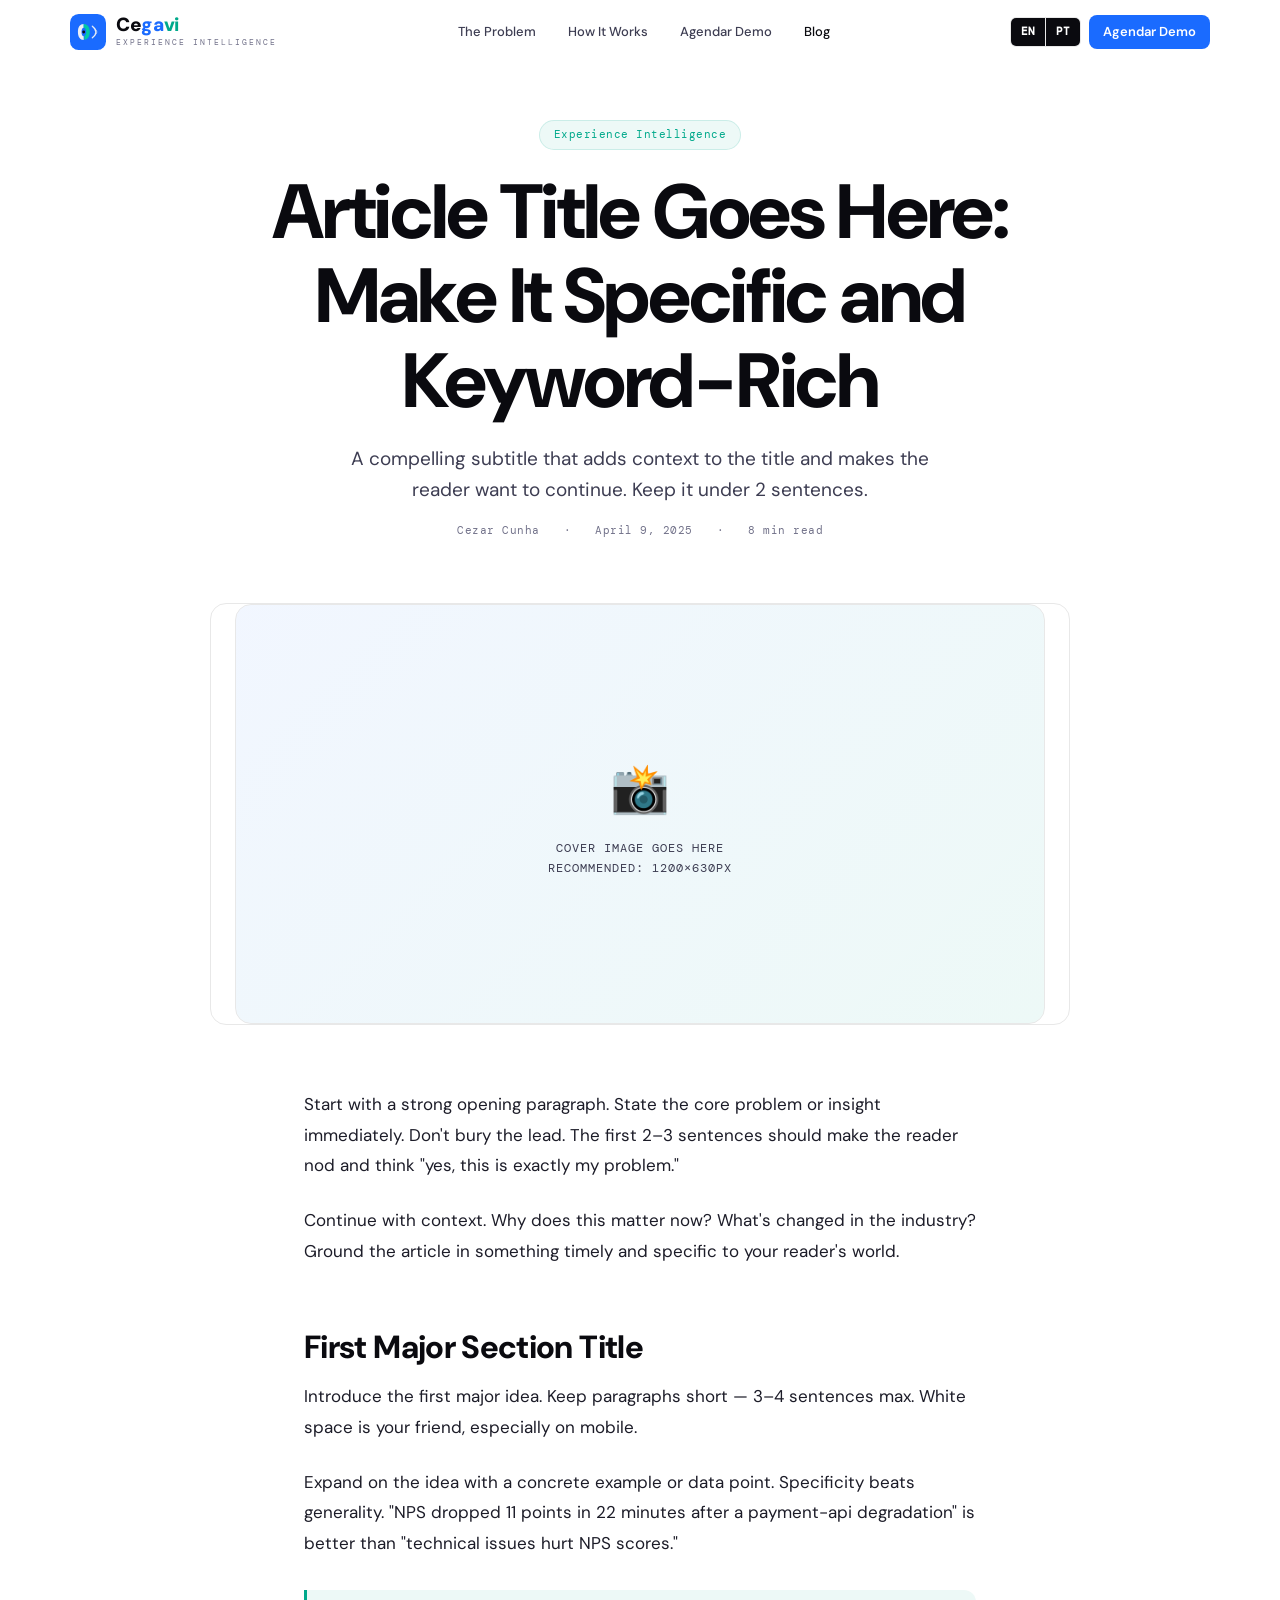
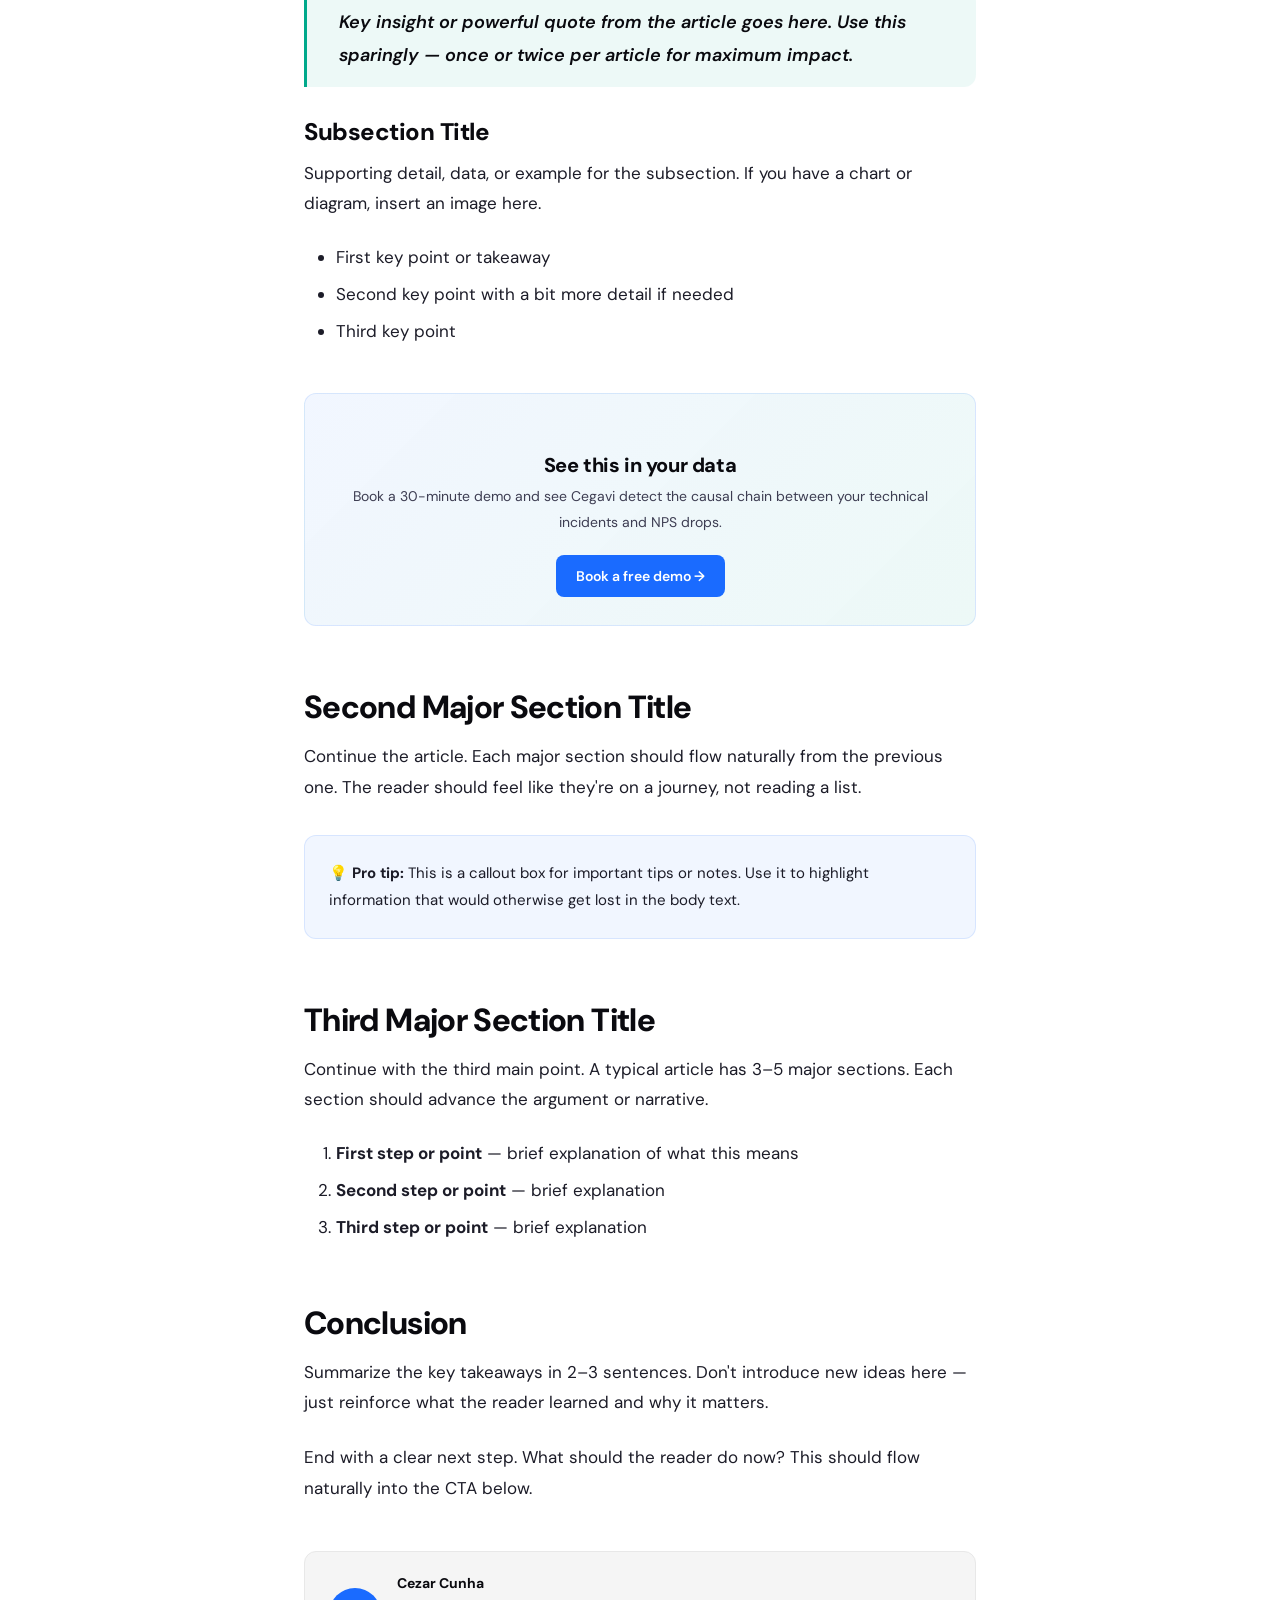
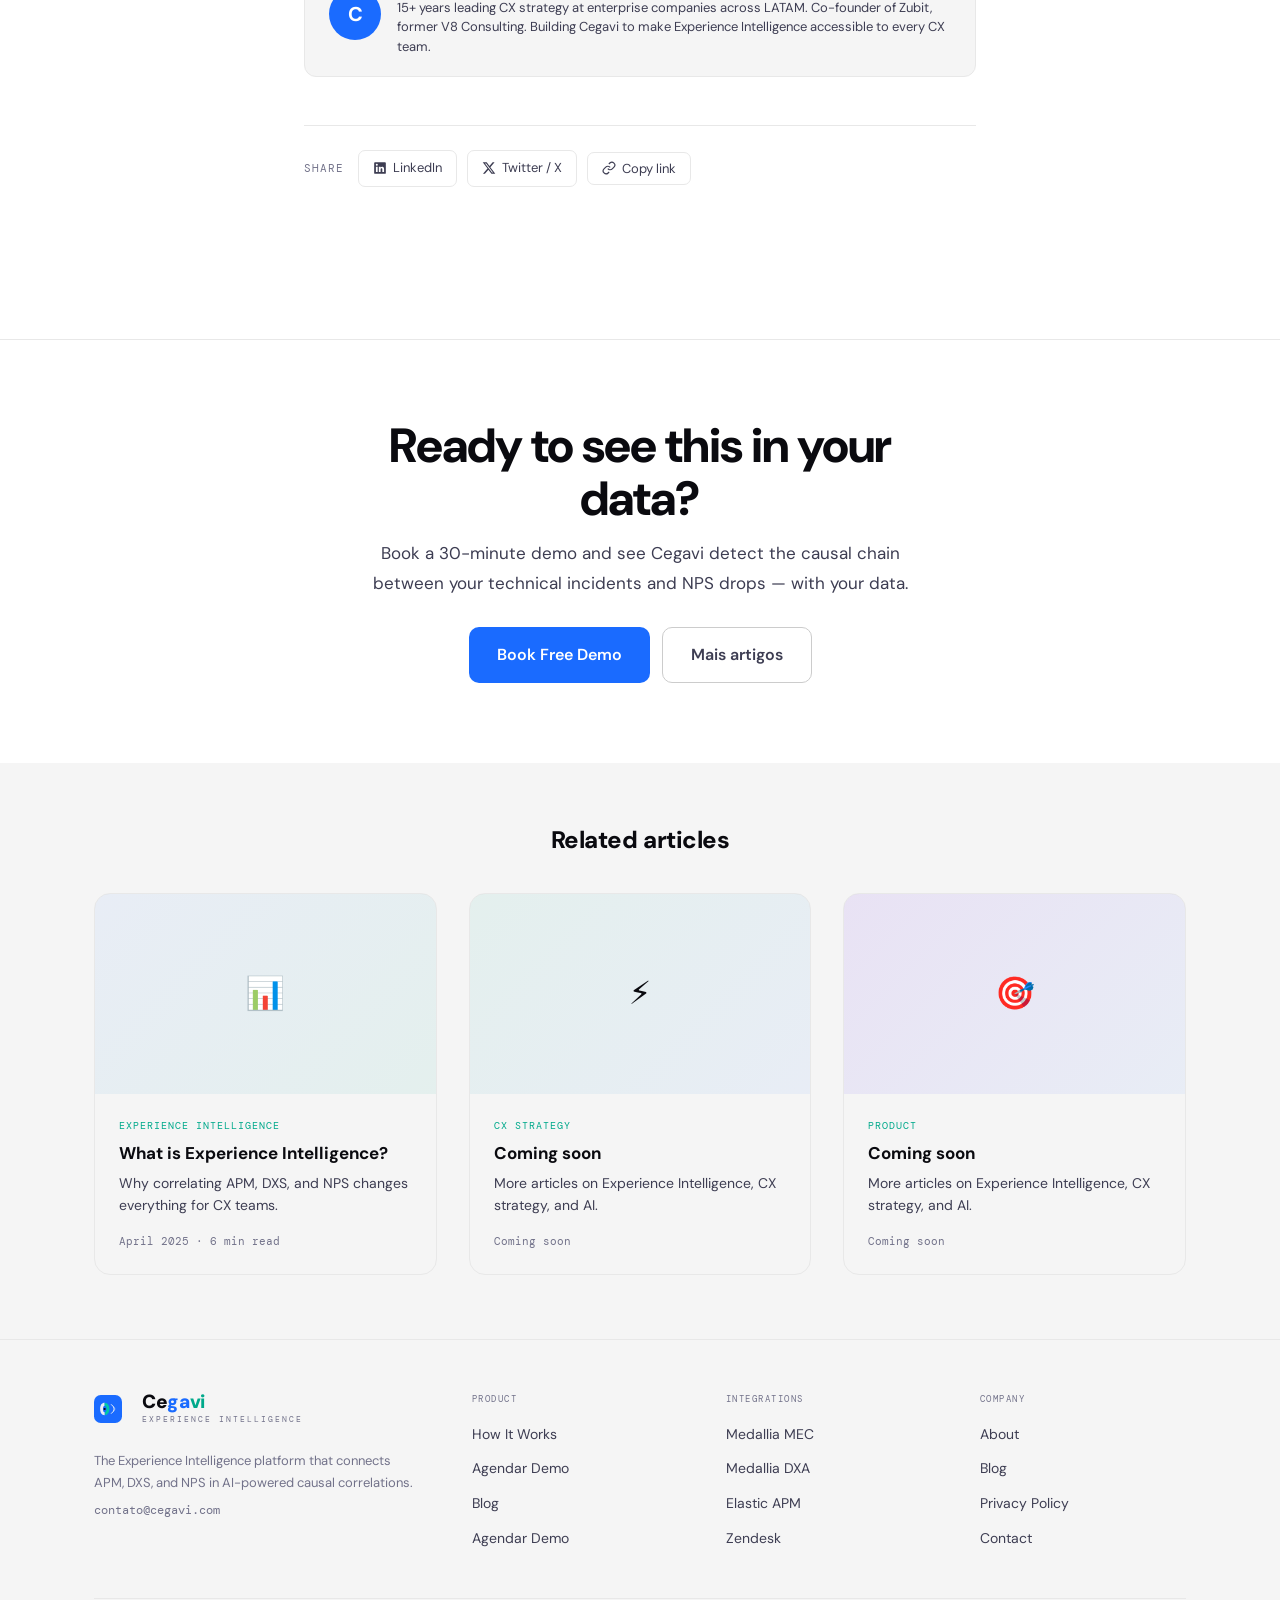
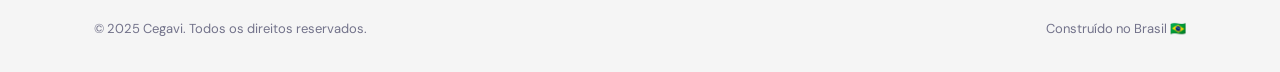
<file: pt/blog/_TEMPLATE.html>
<!DOCTYPE html>
<!--
  ╔══════════════════════════════════════════════════════════════╗
  ║  CEGAVI — ARTICLE TEMPLATE (PT)                             ║
  ║                                                             ║
  ║  HOW TO USE:                                                ║
  ║  1. Copy this file to /pt/blog/seu-slug.html               ║
  ║  2. Fill in the 7 marked fields below (search "EDIT:")      ║
  ║  3. Replace the article body between the <article> tags     ║
  ║  4. Done. No other changes needed.                          ║
  ╚══════════════════════════════════════════════════════════════╝
-->
<html lang="pt-BR">
<head>
<meta charset="UTF-8">
<meta name="viewport" content="width=device-width, initial-scale=1.0">

<!-- EDIT: 1 — Page title (60 chars max for SEO) -->
<title>Título do Artigo Aqui — Blog Cegavi</title>

<!-- EDIT: 2 — Meta description (155 chars max) -->
<meta name="description" content="A clear, compelling 1–2 sentence summary of this article. Should make someone want to click. Around 155 characters max.">

<!-- EDIT: 3 — Canonical URL -->
<link rel="canonical" href="https://cegavi.com/en/blog/your-article-slug.html">

<!-- EDIT: 4 — hreflang (point to PT equivalent if it exists) -->
<link rel="alternate" hreflang="pt-BR"   href="https://cegavi.com/en/blog/your-article-slug.html">
<link rel="alternate" hreflang="pt-BR" href="https://cegavi.com/pt/blog/slug-em-portugues.html">
<link rel="alternate" hreflang="x-default" href="https://cegavi.com/en/blog/your-article-slug.html">

<!-- EDIT: 5 — OG / Social (for LinkedIn, Twitter shares) -->
<meta property="og:title"       content="Article Title Goes Here">
<meta property="og:description" content="A clear, compelling 1–2 sentence summary.">
<meta property="og:type"        content="article">
<meta property="og:url"         content="https://cegavi.com/en/blog/your-article-slug.html">
<meta property="og:image"       content="https://cegavi.com/assets/img/blog/your-cover-image.jpg">
<meta name="twitter:card"       content="summary_large_image">

<!-- Schema.org structured data — update dates and author -->
<script type="application/ld+json">
{
  "@context": "https://schema.org",
  "@type": "BlogPosting",
  "headline": "Article Title Goes Here",
  "description": "A clear, compelling 1–2 sentence summary.",
  "image": "https://cegavi.com/assets/img/blog/your-cover-image.jpg",
  "author": { "@type": "Person", "name": "Cezar Cunha" },
  "publisher": {
    "@type": "Organization",
    "name": "Cegavi",
    "logo": { "@type": "ImageObject", "url": "https://cegavi.com/assets/img/logo.png" }
  },
  "datePublished": "2025-04-09",
  "dateModified":  "2025-04-09",
  "mainEntityOfPage": { "@type": "WebPage", "@id": "https://cegavi.com/en/blog/your-article-slug.html" }
}
</script>

<link rel="preconnect" href="https://fonts.googleapis.com">
<link rel="preconnect" href="https://fonts.gstatic.com" crossorigin>
<link href="https://fonts.googleapis.com/css2?family=DM+Sans:wght@400;500;600;700;800;900&family=DM+Mono:wght@400;500&display=swap" rel="stylesheet">
<link rel="stylesheet" href="/assets/css/main.css">

<style>
/* Article reading progress bar */
.progress-bar {
  position: fixed; top: 0; left: 0; height: 3px;
  background: linear-gradient(90deg, var(--blue), var(--teal));
  z-index: 200; width: 0; transition: width .1s;
}
/* Related articles */
.related { background: var(--gray1); padding: 64px 24px; }
.related h3 { text-align: center; margin-bottom: 40px; font-size: 24px; }
/* Article nav breadcrumb */
.article-breadcrumb {
  position: fixed; top: 64px; left: 0; right: 0; z-index: 90;
  background: rgba(255,255,255,.96); backdrop-filter: blur(8px);
  border-bottom: 1px solid var(--bd); padding: 8px 24px;
  display: none;
  font-family: var(--fm); font-size: 11px; color: var(--ink4);
}
.article-breadcrumb.visible { display: flex; align-items: center; gap: 8px; }
.article-breadcrumb a { color: var(--ink4); text-decoration: none; }
.article-breadcrumb a:hover { color: var(--ink); }
.breadcrumb-sep { opacity: .4; }
/* Author box */
.author-box {
  display: flex; align-items: center; gap: 16px;
  padding: 20px 24px; background: var(--gray1);
  border: 1px solid var(--bd); border-radius: var(--radius);
  margin: 48px 0;
}
.author-avatar {
  width: 52px; height: 52px; border-radius: 50%;
  background: var(--blue); display: flex; align-items: center;
  justify-content: center; font-size: 20px; font-weight: 700;
  color: #fff; flex-shrink: 0;
}
.author-name { font-size: 14px; font-weight: 700; color: var(--ink); margin-bottom: 3px; }
.author-bio  { font-size: 13px; color: var(--ink3); line-height: 1.5; }
/* Share buttons */
.share-row {
  display: flex; align-items: center; gap: 10px;
  padding: 24px 0; border-top: 1px solid var(--bd);
  margin-top: 40px;
}
.share-label { font-family: var(--fm); font-size: 11px; color: var(--ink4); letter-spacing: 1px; text-transform: uppercase; margin-right: 4px; }
.share-btn {
  padding: 7px 14px; border-radius: 7px; border: 1px solid var(--bd);
  background: transparent; color: var(--ink3); font-size: 13px;
  cursor: pointer; text-decoration: none; transition: all .13s;
  display: inline-flex; align-items: center; gap: 6px; font-family: var(--f);
}
.share-btn:hover { background: var(--gray1); border-color: var(--bd2); color: var(--ink); }
/* CTA box inside article */
.article-cta {
  background: linear-gradient(135deg, var(--blue4), var(--teal4));
  border: 1px solid var(--blue3); border-radius: var(--radius);
  padding: 28px 32px; margin: 48px 0; text-align: center;
}
.article-cta h3 { font-size: 20px; margin-bottom: 8px; color: var(--ink); }
.article-cta p  { font-size: 14px; color: var(--ink3); margin-bottom: 20px; }
</style>
</head>
<body>

<!-- Reading progress bar -->
<div class="progress-bar" id="progress"></div>

<!-- Sticky breadcrumb (appears on scroll) -->
<div class="article-breadcrumb" id="breadcrumb">
  <a href="/pt/">Home</a>
  <span class="breadcrumb-sep">›</span>
  <a href="/pt/blog/">Blog</a>
  <span class="breadcrumb-sep">›</span>
  <!-- EDIT: 6 — Short article title for breadcrumb -->
  <span>Article Title</span>
</div>

<!-- NAV -->
<nav class="nav" id="nav">
  <div class="nav-inner">
    <a class="logo" href="/pt/">
      <svg width="36" height="36" viewBox="0 0 100 100" fill="none"><rect width="100" height="100" rx="24" fill="#1A6BFF"/><path d="M38 28 C28 28 22 36 22 50 C22 64 28 72 38 72 L38 62 C34 62 32 57 32 50 C32 43 34 38 38 38 Z" fill="#F8F7F4" opacity="0.95"/><path d="M38 38 C42 38 45 43 45 50 C45 55 43 59 40 61 L40 72 C50 70 55 61 55 50 C55 39 50 28 38 28 Z" fill="#00C9A7"/><path d="M62 34 Q72 42 72 50 Q72 58 62 66" stroke="#F8F7F4" stroke-width="3.5" stroke-linecap="round" fill="none" opacity="0.9"/><path d="M67 39 Q75 44 75 50 Q75 56 67 61" stroke="#F8F7F4" stroke-width="2.5" stroke-linecap="round" fill="none" opacity="0.5"/><circle cx="38" cy="50" r="4" fill="#0A0A0F"/></svg>
      <div>
        <div class="logo-wordmark"><span class="logo-ce">Ce</span><span class="logo-ga">ga</span><span class="logo-vi">vi</span></div>
        <div class="logo-sub">Experience Intelligence</div>
      </div>
    </a>
    <nav class="nav-links">
      <a href="/en/#problem">The Problem</a>
      <a href="/en/#how-it-works">How It Works</a>
      <a href="/pt/#demo">Agendar Demo</a>
      <a href="/pt/blog/" class="active">Blog</a>
    </nav>
    <div class="nav-right">
      <div class="lang-pill">
        <a href="/pt/blog/seu-artigo-slug.html" class="active" onclick="localStorage.setItem('cegavi_lang','en')">EN</a>
        <span></span>
        <!-- EDIT: 7 — EN equivalent URL (or remove link if no PT version) -->
        <a href="/pt/blog/seu-artigo-slug.html" class="active" onclick="localStorage.setItem('cegavi_lang','pt')">PT</a>
      </div>
      <a class="btn btn-primary btn-sm" href="/pt/#demo">Agendar Demo</a>
        <button class="nav-toggle" id="nav-toggle" aria-label="Menu" aria-expanded="false"><span></span><span></span><span></span></button>
    </div>
  </div>
</nav>


    <div class="mobile-nav" id="mobile-nav">
      <a href="/pt/#problem">O Problema</a>
      <a href="/pt/#how-it-works">Como Funciona</a>
      <a href="/pt/blog/">Blog</a>
      <div class="mobile-nav-cta">
        <a class="btn btn-primary" href="/pt/#demo">Agendar Demo</a>
      </div>
    </div>
<!-- ARTICLE HEADER -->
<header class="article-header">
  <!-- Category badge -->
  <div class="badge badge-teal" style="margin-bottom:20px">
    <!-- EDIT: Category — e.g. "Experience Intelligence" / "CX Strategy" / "Product" -->
    Experience Intelligence
  </div>

  <!-- Main title -->
  <h1 style="max-width:760px;margin:0 auto 20px">
    <!-- EDIT: Full article title -->
    Article Title Goes Here: Make It Specific and Keyword-Rich
  </h1>

  <!-- Subtitle / deck -->
  <p style="font-size:19px;color:var(--ink3);max-width:620px;margin:0 auto 0;line-height:1.65">
    <!-- EDIT: 1–2 sentence summary that complements the title -->
    A compelling subtitle that adds context to the title and makes the reader want to continue. Keep it under 2 sentences.
  </p>

  <!-- Meta: author + date + read time -->
  <div class="article-meta">
    <span>Cezar Cunha</span>
    <span>·</span>
    <!-- EDIT: Publication date -->
    <span>April 9, 2025</span>
    <span>·</span>
    <!-- EDIT: Estimated read time -->
    <span>8 min read</span>
  </div>
</header>

<!-- COVER IMAGE -->
<div class="article-cover container">
  <!-- EDIT: Cover image. Ideal size: 1200×630px. Alt text required for SEO. -->
  <!-- Replace or remove this block if you don't have an image yet -->
  <div style="width:100%;height:420px;background:linear-gradient(135deg,var(--blue4),var(--teal4));display:flex;align-items:center;justify-content:center;border-radius:var(--radius-lg);border:1px solid var(--bd)">
    <div style="text-align:center;color:var(--ink3)">
      <div style="font-size:48px;margin-bottom:12px">📸</div>
      <div style="font-family:var(--fm);font-size:12px;letter-spacing:1px;text-transform:uppercase">Cover image goes here<br>Recommended: 1200×630px</div>
    </div>
  </div>
  <!-- Real image example:
  <img src="/assets/img/blog/your-cover-image.jpg" alt="Descriptive alt text for SEO" loading="lazy">
  -->
</div>

<!-- ARTICLE BODY -->
<article class="article-body">

  <!--
  ================================================================
  CONTENT GUIDE — delete this comment block before publishing
  ================================================================

  HEADINGS:
    <h2>Section Title</h2>           — Major sections
    <h3>Subsection Title</h3>        — Subsections within a section

  PARAGRAPHS:
    <p>Your text here.</p>

  LISTS:
    <ul><li>Item</li><li>Item</li></ul>   — Bullet list
    <ol><li>Step 1</li><li>Step 2</li></ol> — Numbered list

  BLOCKQUOTE (for key insights):
    <blockquote><p>Key insight or quote here.</p></blockquote>

  CALLOUT BOX (blue, for tips or important notes):
    <div class="callout"><p>💡 <strong>Key insight:</strong> Your callout text here.</p></div>

  INLINE CTA (appears mid-article to drive demo signups):
    <div class="article-cta">
      <h3>See this in action</h3>
      <p>Short description of what they'll see in the demo.</p>
      <a class="btn btn-primary" href="/pt/#demo">Book a free demo →</a>
    </div>

  IMAGE WITH CAPTION:
    <img src="/assets/img/blog/image-name.jpg" alt="Descriptive alt text" loading="lazy">
    <p class="img-caption">Caption explaining what the image shows.</p>

  CODE BLOCK:
    <pre><code>your code here</code></pre>

  ================================================================
  -->

  <p>
    Start with a strong opening paragraph. State the core problem or insight immediately. Don't bury the lead. The first 2–3 sentences should make the reader nod and think "yes, this is exactly my problem."
  </p>

  <p>
    Continue with context. Why does this matter now? What's changed in the industry? Ground the article in something timely and specific to your reader's world.
  </p>

  <h2>First Major Section Title</h2>

  <p>
    Introduce the first major idea. Keep paragraphs short — 3–4 sentences max. White space is your friend, especially on mobile.
  </p>

  <p>
    Expand on the idea with a concrete example or data point. Specificity beats generality. "NPS dropped 11 points in 22 minutes after a payment-api degradation" is better than "technical issues hurt NPS scores."
  </p>

  <blockquote>
    <p>Key insight or powerful quote from the article goes here. Use this sparingly — once or twice per article for maximum impact.</p>
  </blockquote>

  <h3>Subsection Title</h3>

  <p>
    Supporting detail, data, or example for the subsection. If you have a chart or diagram, insert an image here.
  </p>

  <ul>
    <li>First key point or takeaway</li>
    <li>Second key point with a bit more detail if needed</li>
    <li>Third key point</li>
  </ul>

  <!-- Mid-article CTA — appears naturally after the first major section -->
  <div class="article-cta">
    <h3>See this in your data</h3>
    <p>Book a 30-minute demo and see Cegavi detect the causal chain between your technical incidents and NPS drops.</p>
    <a class="btn btn-primary" href="/pt/#demo">Book a free demo →</a>
  </div>

  <h2>Second Major Section Title</h2>

  <p>
    Continue the article. Each major section should flow naturally from the previous one. The reader should feel like they're on a journey, not reading a list.
  </p>

  <img src="/assets/img/blog/example-image.jpg" alt="Descriptive alt text explaining what the image shows" loading="lazy" style="display:none">
  <!--
    Remove style="display:none" when you have a real image.
    Always include alt text — it's required for SEO and accessibility.
  -->

  <div class="callout">
    <p>💡 <strong>Pro tip:</strong> This is a callout box for important tips or notes. Use it to highlight information that would otherwise get lost in the body text.</p>
  </div>

  <h2>Third Major Section Title</h2>

  <p>
    Continue with the third main point. A typical article has 3–5 major sections. Each section should advance the argument or narrative.
  </p>

  <ol>
    <li><strong>First step or point</strong> — brief explanation of what this means</li>
    <li><strong>Second step or point</strong> — brief explanation</li>
    <li><strong>Third step or point</strong> — brief explanation</li>
  </ol>

  <h2>Conclusion</h2>

  <p>
    Summarize the key takeaways in 2–3 sentences. Don't introduce new ideas here — just reinforce what the reader learned and why it matters.
  </p>

  <p>
    End with a clear next step. What should the reader do now? This should flow naturally into the CTA below.
  </p>

  <!-- Author box -->
  <div class="author-box">
    <div class="author-avatar">C</div>
    <div>
      <div class="author-name">Cezar Cunha</div>
      <div class="author-bio">15+ years leading CX strategy at enterprise companies across LATAM. Co-founder of Zubit, former V8 Consulting. Building Cegavi to make Experience Intelligence accessible to every CX team.</div>
    </div>
  </div>

  <!-- Share buttons -->
  <div class="share-row">
    <span class="share-label">Share</span>
    <a class="share-btn" id="share-linkedin" href="#" target="_blank" rel="noopener">
      <svg width="14" height="14" viewBox="0 0 24 24" fill="currentColor"><path d="M20.5 2h-17A1.5 1.5 0 002 3.5v17A1.5 1.5 0 003.5 22h17a1.5 1.5 0 001.5-1.5v-17A1.5 1.5 0 0020.5 2zM8 19H5v-9h3zM6.5 8.25A1.75 1.75 0 118.3 6.5a1.78 1.78 0 01-1.8 1.75zM19 19h-3v-4.74c0-1.42-.6-1.93-1.38-1.93A1.74 1.74 0 0013 14.19a.66.66 0 000 .14V19h-3v-9h2.9v1.3a3.11 3.11 0 012.7-1.4c1.55 0 3.36.86 3.36 3.66z"/></svg>
      LinkedIn
    </a>
    <a class="share-btn" id="share-twitter" href="#" target="_blank" rel="noopener">
      <svg width="14" height="14" viewBox="0 0 24 24" fill="currentColor"><path d="M18.244 2.25h3.308l-7.227 8.26 8.502 11.24H16.17l-5.214-6.817L4.99 21.75H1.68l7.73-8.835L1.254 2.25H8.08l4.713 6.231zm-1.161 17.52h1.833L7.084 4.126H5.117z"/></svg>
      Twitter / X
    </a>
    <button class="share-btn" onclick="navigator.clipboard.writeText(window.location.href).then(()=>this.textContent='✓ Copied!')">
      <svg width="14" height="14" viewBox="0 0 24 24" fill="none" stroke="currentColor" stroke-width="2"><path d="M10 13a5 5 0 007.54.54l3-3a5 5 0 00-7.07-7.07l-1.72 1.71"/><path d="M14 11a5 5 0 00-7.54-.54l-3 3a5 5 0 007.07 7.07l1.71-1.71"/></svg>
      Copy link
    </button>
  </div>

</article>

<!-- BOTTOM CTA -->
<section style="padding:80px 24px;text-align:center;border-top:1px solid var(--bd)">
  <div style="max-width:560px;margin:0 auto">
    <h2 style="margin-bottom:14px">Ready to see this in your data?</h2>
    <p style="font-size:17px;color:var(--ink3);margin-bottom:28px">Book a 30-minute demo and see Cegavi detect the causal chain between your technical incidents and NPS drops — with your data.</p>
    <div style="display:flex;justify-content:center;gap:12px;flex-wrap:wrap">
      <a class="btn btn-primary btn-lg" href="/pt/#demo">Book Free Demo</a>
      <a class="btn btn-ghost btn-lg" href="/pt/blog/">Mais artigos</a>
    </div>
  </div>
</section>

<!-- RELATED ARTICLES -->
<section class="related">
  <div class="container">
    <h3>Related articles</h3>
    <div class="blog-grid">
      <!-- EDIT: Replace with real related articles. Copy blog-card pattern. -->
      <a class="blog-card" href="/en/blog/what-is-experience-intelligence.html">
        <div class="blog-card-img" style="background:linear-gradient(135deg,var(--blue4),var(--teal4));display:flex;align-items:center;justify-content:center;font-size:32px">📊</div>
        <div class="blog-card-body">
          <div class="blog-card-tag">Experience Intelligence</div>
          <div class="blog-card-title">What is Experience Intelligence?</div>
          <div class="blog-card-excerpt">Why correlating APM, DXS, and NPS changes everything for CX teams.</div>
          <div class="blog-card-meta">April 2025 · 6 min read</div>
        </div>
      </a>
      <a class="blog-card" href="/pt/blog/">
        <div class="blog-card-img" style="background:linear-gradient(135deg,var(--teal4),var(--blue4));display:flex;align-items:center;justify-content:center;font-size:32px">⚡</div>
        <div class="blog-card-body">
          <div class="blog-card-tag">CX Strategy</div>
          <div class="blog-card-title">Coming soon</div>
          <div class="blog-card-excerpt">More articles on Experience Intelligence, CX strategy, and AI.</div>
          <div class="blog-card-meta">Coming soon</div>
        </div>
      </a>
      <a class="blog-card" href="/pt/blog/">
        <div class="blog-card-img" style="background:linear-gradient(135deg,rgba(124,58,237,.1),var(--blue4));display:flex;align-items:center;justify-content:center;font-size:32px">🎯</div>
        <div class="blog-card-body">
          <div class="blog-card-tag">Product</div>
          <div class="blog-card-title">Coming soon</div>
          <div class="blog-card-excerpt">More articles on Experience Intelligence, CX strategy, and AI.</div>
          <div class="blog-card-meta">Coming soon</div>
        </div>
      </a>
    </div>
  </div>
</section>

<!-- FOOTER -->
<footer class="footer">
  <div class="container">
    <div class="footer-grid">
      <div>
        <a class="logo" href="/pt/" style="margin-bottom:12px;display:inline-flex">
          <svg width="28" height="28" viewBox="0 0 100 100" fill="none"><rect width="100" height="100" rx="24" fill="#1A6BFF"/><path d="M38 28 C28 28 22 36 22 50 C22 64 28 72 38 72 L38 62 C34 62 32 57 32 50 C32 43 34 38 38 38 Z" fill="#F8F7F4" opacity="0.95"/><path d="M38 38 C42 38 45 43 45 50 C45 55 43 59 40 61 L40 72 C50 70 55 61 55 50 C55 39 50 28 38 28 Z" fill="#00C9A7"/><path d="M62 34 Q72 42 72 50 Q72 58 62 66" stroke="#F8F7F4" stroke-width="3.5" stroke-linecap="round" fill="none" opacity="0.9"/><path d="M67 39 Q75 44 75 50 Q75 56 67 61" stroke="#F8F7F4" stroke-width="2.5" stroke-linecap="round" fill="none" opacity="0.5"/><circle cx="38" cy="50" r="4" fill="#0A0A0F"/></svg>
          <div style="margin-left:10px"><div class="logo-wordmark"><span class="logo-ce">Ce</span><span class="logo-ga">ga</span><span class="logo-vi">vi</span></div><div class="logo-sub">Experience Intelligence</div></div>
        </a>
        <div class="footer-brand-desc">The Experience Intelligence platform that connects APM, DXS, and NPS in AI-powered causal correlations.</div>
        <div class="footer-email">contato@cegavi.com</div>
      </div>
      <div><div class="footer-col-title">Product</div><ul class="footer-links"><li><a href="/en/#how-it-works">How It Works</a></li><li><a href="/pt/#demo">Agendar Demo</a></li><li><a href="/pt/blog/">Blog</a></li><li><a href="/pt/#demo">Agendar Demo</a></li></ul></div>
      <div><div class="footer-col-title">Integrations</div><ul class="footer-links"><li><a href="#">Medallia MEC</a></li><li><a href="#">Medallia DXA</a></li><li><a href="#">Elastic APM</a></li><li><a href="#">Zendesk</a></li></ul></div>
      <div><div class="footer-col-title">Company</div><ul class="footer-links"><li><a href="#">About</a></li><li><a href="/pt/blog/">Blog</a></li><li><a href="#">Privacy Policy</a></li><li><a href="mailto:contato@cegavi.com">Contact</a></li></ul></div>
    </div>
    <div class="footer-bottom">
      <span>© 2025 Cegavi. Todos os direitos reservados.</span>
      <span>Construído no Brasil 🇧🇷</span>
    </div>
  </div>
</footer>

<script src="/assets/js/main.js"></script>
<script>
// Reading progress bar
(function () {
  const bar = document.getElementById('progress');
  const bc  = document.getElementById('breadcrumb');
  if (!bar) return;
  function update() {
    const h = document.documentElement;
    const pct = (h.scrollTop / (h.scrollHeight - h.clientHeight)) * 100;
    bar.style.width = Math.min(pct, 100) + '%';
    if (bc) bc.classList.toggle('visible', h.scrollTop > 200);
  }
  window.addEventListener('scroll', update, { passive: true });
})();

// Share buttons — set URLs dynamically
(function () {
  const url   = encodeURIComponent(window.location.href);
  const title = encodeURIComponent(document.title);
  const li = document.getElementById('share-linkedin');
  const tw = document.getElementById('share-twitter');
  if (li) li.href = `https://www.linkedin.com/sharing/share-offsite/?url=${url}`;
  if (tw) tw.href = `https://twitter.com/intent/tweet?url=${url}&text=${title}`;
})();
</script>
</body>
</html>
</file>
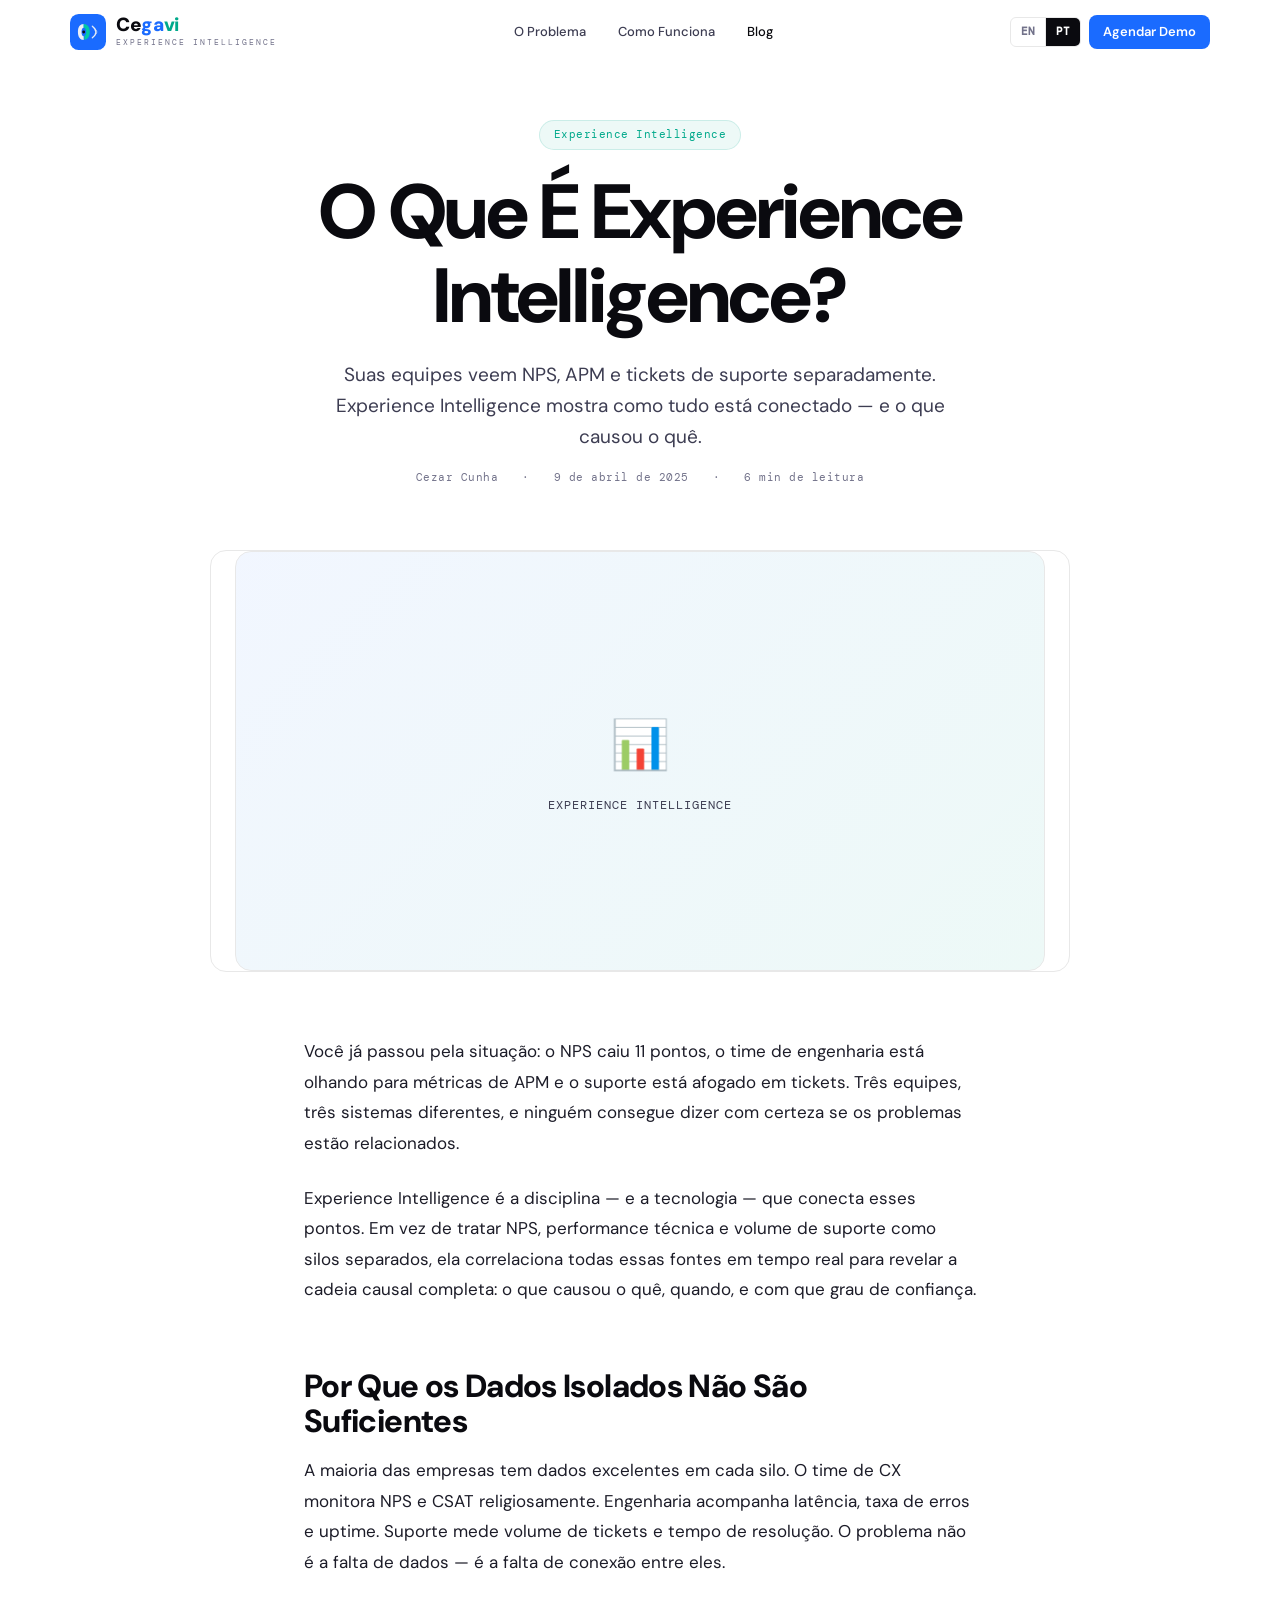
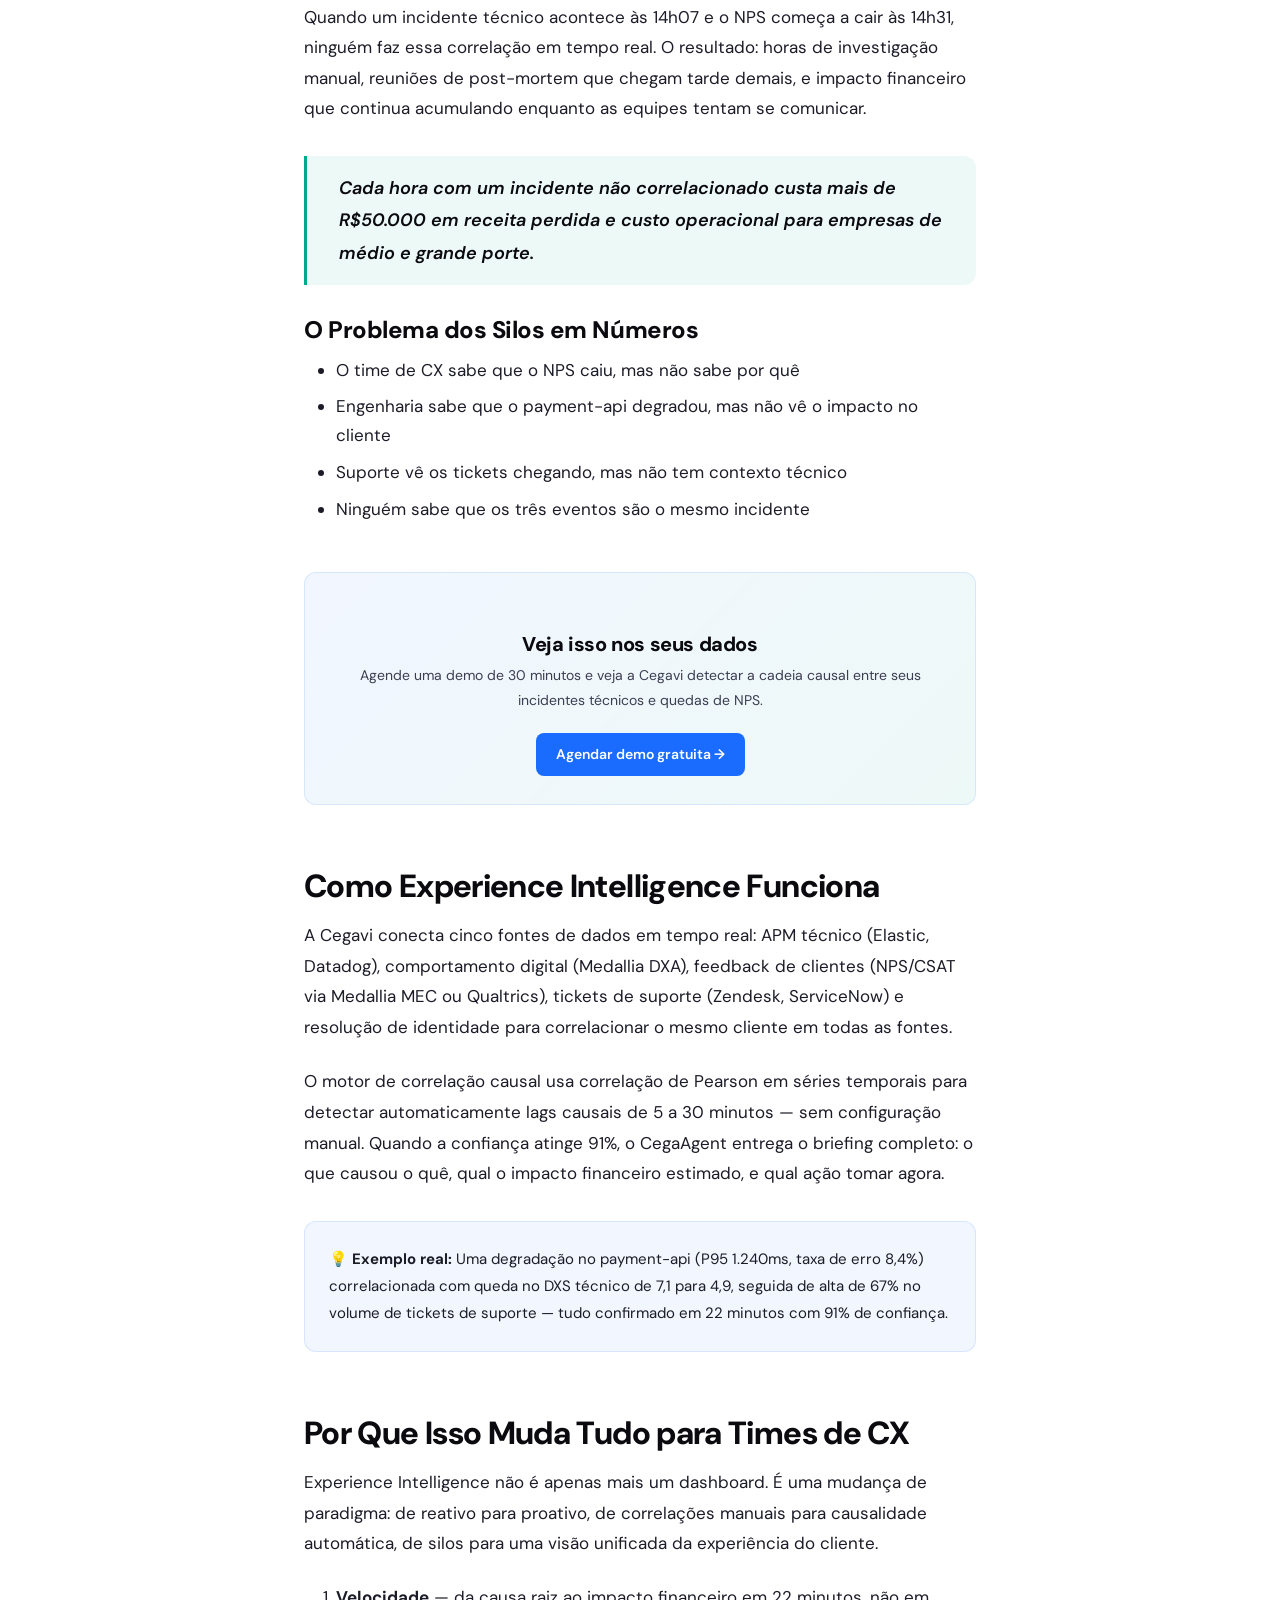
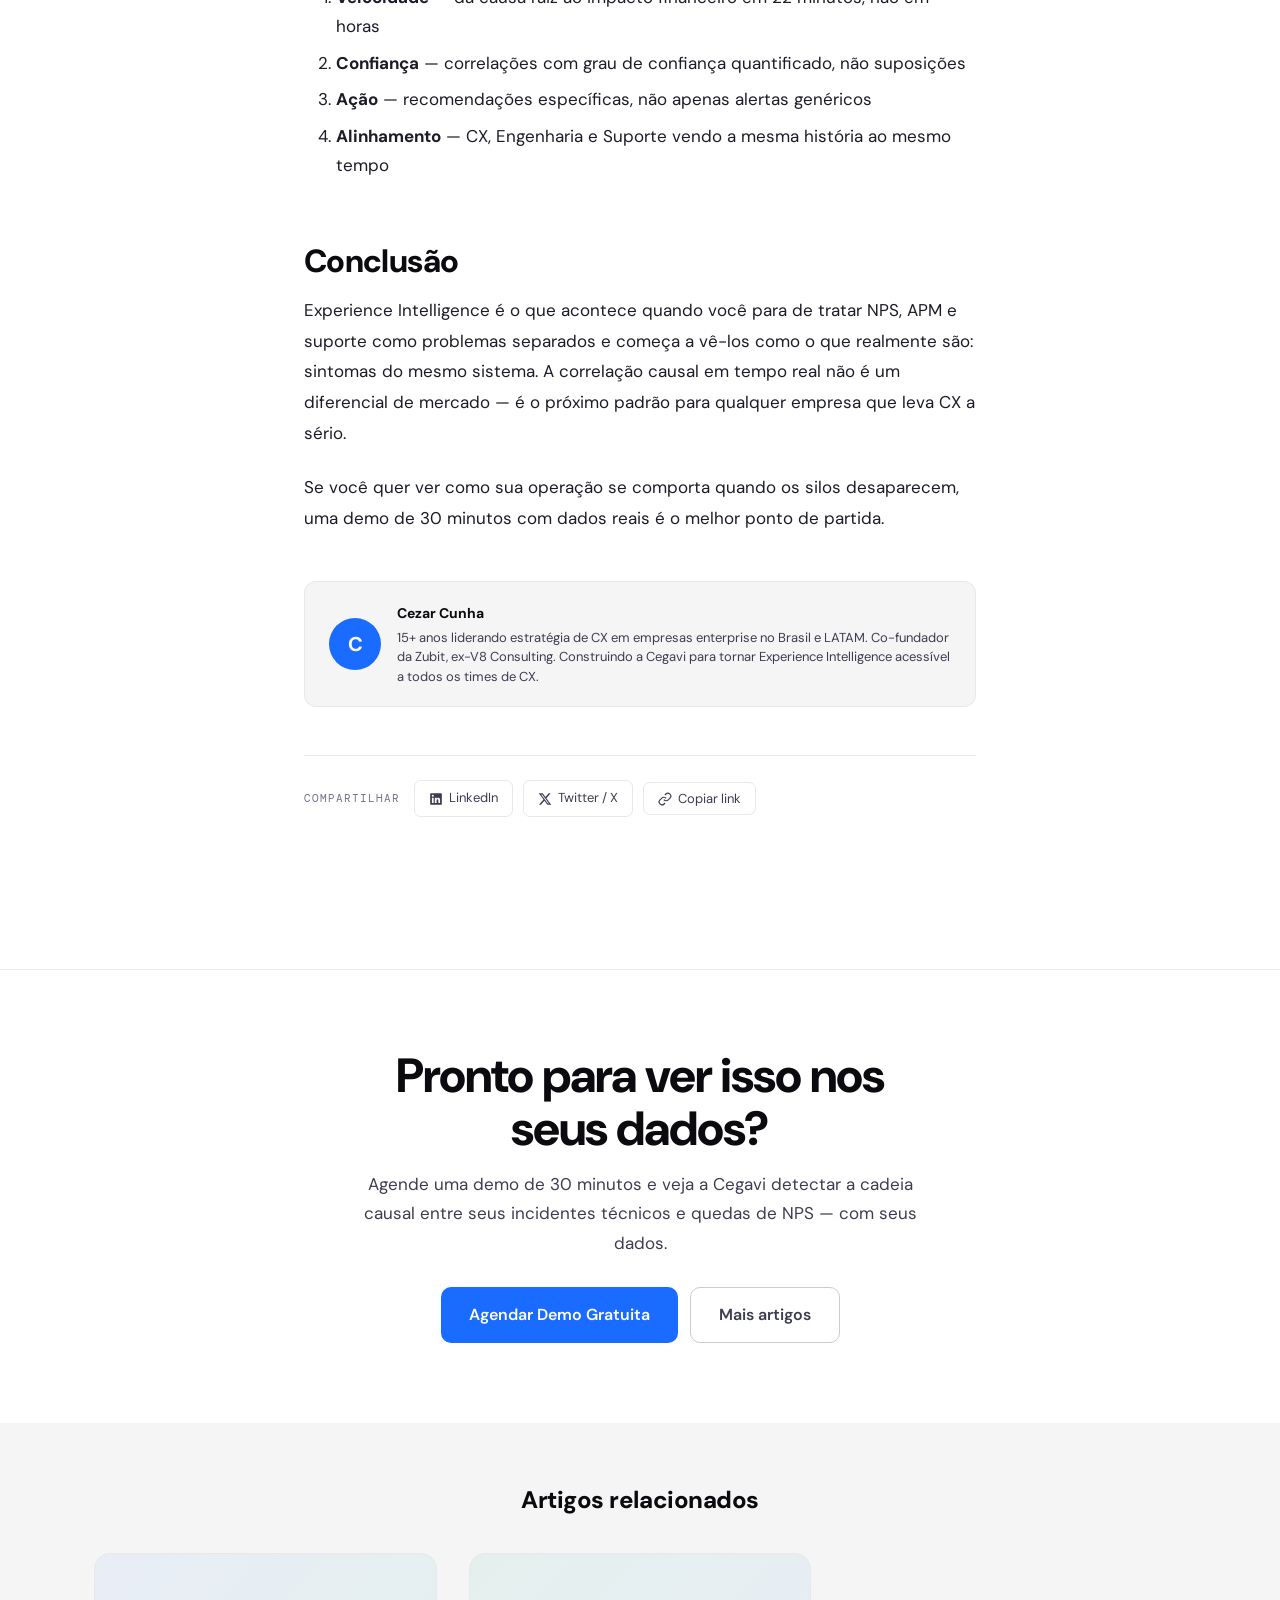
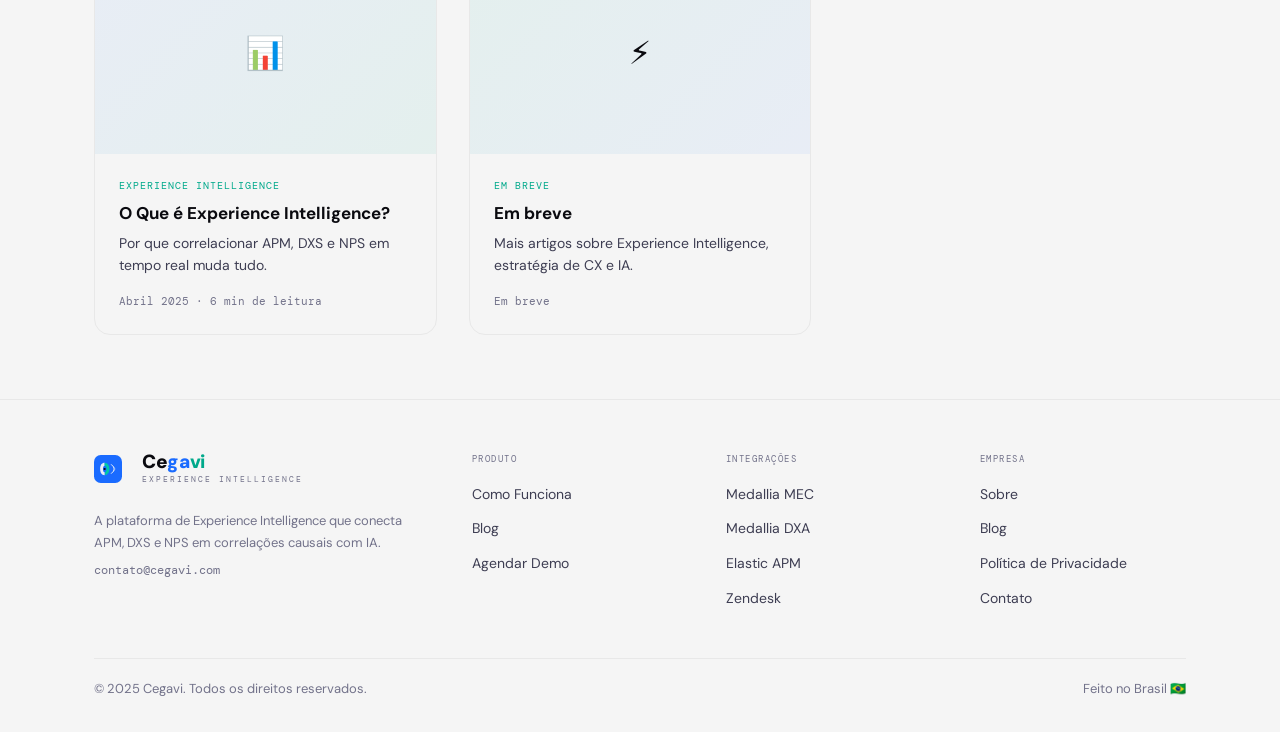
<file: pt/blog/o-que-e-experience-intelligence.html>
<!DOCTYPE html>
<html lang="pt-BR">
<head>
<meta charset="UTF-8">
<meta name="viewport" content="width=device-width, initial-scale=1.0">
<title>O Que É Experience Intelligence? Um Guia para Líderes de CX — Cegavi</title>
<meta name="description" content="Experience Intelligence conecta APM, DXS e NPS em uma única visão causal. Entenda por que isso muda tudo para equipes de CX — e como funciona.">
<link rel="canonical" href="https://cegavi.com/pt/blog/o-que-e-experience-intelligence.html">
<link rel="alternate" hreflang="pt-BR" href="https://cegavi.com/pt/blog/o-que-e-experience-intelligence.html">
<link rel="alternate" hreflang="en"    href="https://cegavi.com/en/blog/what-is-experience-intelligence.html">
<link rel="alternate" hreflang="x-default" href="https://cegavi.com/en/blog/what-is-experience-intelligence.html">
<meta property="og:title"       content="O Que É Experience Intelligence?">
<meta property="og:description" content="Experience Intelligence conecta APM, DXS e NPS em uma única visão causal.">
<meta property="og:type"        content="article">
<meta property="og:url"         content="https://cegavi.com/pt/blog/o-que-e-experience-intelligence.html">
<meta name="twitter:card"       content="summary_large_image">
<script type="application/ld+json">
{
  "@context": "https://schema.org",
  "@type": "BlogPosting",
  "headline": "O Que É Experience Intelligence?",
  "description": "Experience Intelligence conecta APM, DXS e NPS em uma única visão causal.",
  "author": { "@type": "Person", "name": "Cezar Cunha" },
  "publisher": { "@type": "Organization", "name": "Cegavi" },
  "datePublished": "2025-04-09",
  "dateModified":  "2025-04-09",
  "mainEntityOfPage": { "@type": "WebPage", "@id": "https://cegavi.com/pt/blog/o-que-e-experience-intelligence.html" }
}
</script>
<link rel="preconnect" href="https://fonts.googleapis.com">
<link rel="preconnect" href="https://fonts.gstatic.com" crossorigin>
<link href="https://fonts.googleapis.com/css2?family=DM+Sans:wght@400;500;600;700;800;900&family=DM+Mono:wght@400;500&display=swap" rel="stylesheet">
<link rel="stylesheet" href="/assets/css/main.css">
<style>
.progress-bar { position: fixed; top: 0; left: 0; height: 3px; background: linear-gradient(90deg, var(--blue), var(--teal)); z-index: 200; width: 0; transition: width .1s; }
.related { background: var(--gray1); padding: 64px 24px; }
.related h3 { text-align: center; margin-bottom: 40px; font-size: 24px; }
.article-breadcrumb { position: fixed; top: 64px; left: 0; right: 0; z-index: 90; background: rgba(255,255,255,.96); backdrop-filter: blur(8px); border-bottom: 1px solid var(--bd); padding: 8px 24px; display: none; font-family: var(--fm); font-size: 11px; color: var(--ink4); }
.article-breadcrumb.visible { display: flex; align-items: center; gap: 8px; }
.article-breadcrumb a { color: var(--ink4); text-decoration: none; }
.article-breadcrumb a:hover { color: var(--ink); }
.breadcrumb-sep { opacity: .4; }
.author-box { display: flex; align-items: center; gap: 16px; padding: 20px 24px; background: var(--gray1); border: 1px solid var(--bd); border-radius: var(--radius); margin: 48px 0; }
.author-avatar { width: 52px; height: 52px; border-radius: 50%; background: var(--blue); display: flex; align-items: center; justify-content: center; font-size: 20px; font-weight: 700; color: #fff; flex-shrink: 0; }
.author-name { font-size: 14px; font-weight: 700; color: var(--ink); margin-bottom: 3px; }
.author-bio  { font-size: 13px; color: var(--ink3); line-height: 1.5; }
.share-row { display: flex; align-items: center; gap: 10px; padding: 24px 0; border-top: 1px solid var(--bd); margin-top: 40px; }
.share-label { font-family: var(--fm); font-size: 11px; color: var(--ink4); letter-spacing: 1px; text-transform: uppercase; margin-right: 4px; }
.share-btn { padding: 7px 14px; border-radius: 7px; border: 1px solid var(--bd); background: transparent; color: var(--ink3); font-size: 13px; cursor: pointer; text-decoration: none; transition: all .13s; display: inline-flex; align-items: center; gap: 6px; font-family: var(--f); }
.share-btn:hover { background: var(--gray1); border-color: var(--bd2); color: var(--ink); }
.article-cta { background: linear-gradient(135deg, var(--blue4), var(--teal4)); border: 1px solid var(--blue3); border-radius: var(--radius); padding: 28px 32px; margin: 48px 0; text-align: center; }
.article-cta h3 { font-size: 20px; margin-bottom: 8px; color: var(--ink); }
.article-cta p  { font-size: 14px; color: var(--ink3); margin-bottom: 20px; }
</style>
</head>
<body>

<div class="progress-bar" id="progress"></div>

<div class="article-breadcrumb" id="breadcrumb">
  <a href="/pt/">Home</a>
  <span class="breadcrumb-sep">›</span>
  <a href="/pt/blog/">Blog</a>
  <span class="breadcrumb-sep">›</span>
  <span>O Que É Experience Intelligence?</span>
</div>

<!-- NAV -->
<nav class="nav" id="nav">
  <div class="nav-inner">
    <a class="logo" href="/pt/">
      <svg width="36" height="36" viewBox="0 0 100 100" fill="none"><rect width="100" height="100" rx="24" fill="#1A6BFF"/><path d="M38 28 C28 28 22 36 22 50 C22 64 28 72 38 72 L38 62 C34 62 32 57 32 50 C32 43 34 38 38 38 Z" fill="#F8F7F4" opacity="0.95"/><path d="M38 38 C42 38 45 43 45 50 C45 55 43 59 40 61 L40 72 C50 70 55 61 55 50 C55 39 50 28 38 28 Z" fill="#00C9A7"/><path d="M62 34 Q72 42 72 50 Q72 58 62 66" stroke="#F8F7F4" stroke-width="3.5" stroke-linecap="round" fill="none" opacity="0.9"/><path d="M67 39 Q75 44 75 50 Q75 56 67 61" stroke="#F8F7F4" stroke-width="2.5" stroke-linecap="round" fill="none" opacity="0.5"/><circle cx="38" cy="50" r="4" fill="#0A0A0F"/></svg>
      <div>
        <div class="logo-wordmark"><span class="logo-ce">Ce</span><span class="logo-ga">ga</span><span class="logo-vi">vi</span></div>
        <div class="logo-sub">Experience Intelligence</div>
      </div>
    </a>
    <nav class="nav-links">
      <a href="/pt/#problem">O Problema</a>
      <a href="/pt/#how-it-works">Como Funciona</a>
      <a href="/pt/blog/" class="active">Blog</a>
    </nav>
    <div class="nav-right">
      <div class="lang-pill">
        <a href="/en/blog/what-is-experience-intelligence.html" onclick="localStorage.setItem('cegavi_lang','en')">EN</a>
        <span></span>
        <a href="/pt/blog/o-que-e-experience-intelligence.html" class="active" onclick="localStorage.setItem('cegavi_lang','pt')">PT</a>
      </div>
      <a class="btn btn-primary btn-sm" href="/pt/#demo">Agendar Demo</a>
      <button class="nav-toggle" id="nav-toggle" aria-label="Menu" aria-expanded="false"><span></span><span></span><span></span></button>
    </div>
  </div>
</nav>
    <div class="mobile-nav" id="mobile-nav">
      <a href="/pt/#problem">O Problema</a>
      <a href="/pt/#how-it-works">Como Funciona</a>
      <a href="/pt/blog/" class="active">Blog</a>
      <div class="mobile-nav-cta">
        <a class="btn btn-primary" href="/pt/#demo">Agendar Demo</a>
      </div>
    </div>

<!-- ARTICLE HEADER -->
<header class="article-header">
  <div class="badge badge-teal" style="margin-bottom:20px">
    Experience Intelligence
  </div>
  <h1 style="max-width:760px;margin:0 auto 20px">
    O Que É Experience Intelligence?
  </h1>
  <p style="font-size:19px;color:var(--ink3);max-width:620px;margin:0 auto 0;line-height:1.65">
    Suas equipes veem NPS, APM e tickets de suporte separadamente. Experience Intelligence mostra como tudo está conectado — e o que causou o quê.
  </p>
  <div class="article-meta">
    <span>Cezar Cunha</span>
    <span>·</span>
    <span>9 de abril de 2025</span>
    <span>·</span>
    <span>6 min de leitura</span>
  </div>
</header>

<!-- COVER -->
<div class="article-cover container">
  <div style="width:100%;height:420px;background:linear-gradient(135deg,var(--blue4),var(--teal4));display:flex;align-items:center;justify-content:center;border-radius:var(--radius-lg);border:1px solid var(--bd)">
    <div style="text-align:center;color:var(--ink3)">
      <div style="font-size:48px;margin-bottom:12px">📊</div>
      <div style="font-family:var(--fm);font-size:12px;letter-spacing:1px;text-transform:uppercase">Experience Intelligence</div>
    </div>
  </div>
</div>

<!-- ARTICLE BODY -->
<article class="article-body">

  <p>
    Você já passou pela situação: o NPS caiu 11 pontos, o time de engenharia está olhando para métricas de APM e o suporte está afogado em tickets. Três equipes, três sistemas diferentes, e ninguém consegue dizer com certeza se os problemas estão relacionados.
  </p>

  <p>
    Experience Intelligence é a disciplina — e a tecnologia — que conecta esses pontos. Em vez de tratar NPS, performance técnica e volume de suporte como silos separados, ela correlaciona todas essas fontes em tempo real para revelar a cadeia causal completa: o que causou o quê, quando, e com que grau de confiança.
  </p>

  <h2>Por Que os Dados Isolados Não São Suficientes</h2>

  <p>
    A maioria das empresas tem dados excelentes em cada silo. O time de CX monitora NPS e CSAT religiosamente. Engenharia acompanha latência, taxa de erros e uptime. Suporte mede volume de tickets e tempo de resolução. O problema não é a falta de dados — é a falta de conexão entre eles.
  </p>

  <p>
    Quando um incidente técnico acontece às 14h07 e o NPS começa a cair às 14h31, ninguém faz essa correlação em tempo real. O resultado: horas de investigação manual, reuniões de post-mortem que chegam tarde demais, e impacto financeiro que continua acumulando enquanto as equipes tentam se comunicar.
  </p>

  <blockquote>
    <p>Cada hora com um incidente não correlacionado custa mais de R$50.000 em receita perdida e custo operacional para empresas de médio e grande porte.</p>
  </blockquote>

  <h3>O Problema dos Silos em Números</h3>

  <ul>
    <li>O time de CX sabe que o NPS caiu, mas não sabe por quê</li>
    <li>Engenharia sabe que o payment-api degradou, mas não vê o impacto no cliente</li>
    <li>Suporte vê os tickets chegando, mas não tem contexto técnico</li>
    <li>Ninguém sabe que os três eventos são o mesmo incidente</li>
  </ul>

  <div class="article-cta">
    <h3>Veja isso nos seus dados</h3>
    <p>Agende uma demo de 30 minutos e veja a Cegavi detectar a cadeia causal entre seus incidentes técnicos e quedas de NPS.</p>
    <a class="btn btn-primary" href="/pt/#demo">Agendar demo gratuita →</a>
  </div>

  <h2>Como Experience Intelligence Funciona</h2>

  <p>
    A Cegavi conecta cinco fontes de dados em tempo real: APM técnico (Elastic, Datadog), comportamento digital (Medallia DXA), feedback de clientes (NPS/CSAT via Medallia MEC ou Qualtrics), tickets de suporte (Zendesk, ServiceNow) e resolução de identidade para correlacionar o mesmo cliente em todas as fontes.
  </p>

  <p>
    O motor de correlação causal usa correlação de Pearson em séries temporais para detectar automaticamente lags causais de 5 a 30 minutos — sem configuração manual. Quando a confiança atinge 91%, o CegaAgent entrega o briefing completo: o que causou o quê, qual o impacto financeiro estimado, e qual ação tomar agora.
  </p>

  <div class="callout">
    <p>💡 <strong>Exemplo real:</strong> Uma degradação no payment-api (P95 1.240ms, taxa de erro 8,4%) correlacionada com queda no DXS técnico de 7,1 para 4,9, seguida de alta de 67% no volume de tickets de suporte — tudo confirmado em 22 minutos com 91% de confiança.</p>
  </div>

  <h2>Por Que Isso Muda Tudo para Times de CX</h2>

  <p>
    Experience Intelligence não é apenas mais um dashboard. É uma mudança de paradigma: de reativo para proativo, de correlações manuais para causalidade automática, de silos para uma visão unificada da experiência do cliente.
  </p>

  <ol>
    <li><strong>Velocidade</strong> — da causa raiz ao impacto financeiro em 22 minutos, não em horas</li>
    <li><strong>Confiança</strong> — correlações com grau de confiança quantificado, não suposições</li>
    <li><strong>Ação</strong> — recomendações específicas, não apenas alertas genéricos</li>
    <li><strong>Alinhamento</strong> — CX, Engenharia e Suporte vendo a mesma história ao mesmo tempo</li>
  </ol>

  <h2>Conclusão</h2>

  <p>
    Experience Intelligence é o que acontece quando você para de tratar NPS, APM e suporte como problemas separados e começa a vê-los como o que realmente são: sintomas do mesmo sistema. A correlação causal em tempo real não é um diferencial de mercado — é o próximo padrão para qualquer empresa que leva CX a sério.
  </p>

  <p>
    Se você quer ver como sua operação se comporta quando os silos desaparecem, uma demo de 30 minutos com dados reais é o melhor ponto de partida.
  </p>

  <div class="author-box">
    <div class="author-avatar">C</div>
    <div>
      <div class="author-name">Cezar Cunha</div>
      <div class="author-bio">15+ anos liderando estratégia de CX em empresas enterprise no Brasil e LATAM. Co-fundador da Zubit, ex-V8 Consulting. Construindo a Cegavi para tornar Experience Intelligence acessível a todos os times de CX.</div>
    </div>
  </div>

  <div class="share-row">
    <span class="share-label">Compartilhar</span>
    <a class="share-btn" id="share-linkedin" href="#" target="_blank" rel="noopener">
      <svg width="14" height="14" viewBox="0 0 24 24" fill="currentColor"><path d="M20.5 2h-17A1.5 1.5 0 002 3.5v17A1.5 1.5 0 003.5 22h17a1.5 1.5 0 001.5-1.5v-17A1.5 1.5 0 0020.5 2zM8 19H5v-9h3zM6.5 8.25A1.75 1.75 0 118.3 6.5a1.78 1.78 0 01-1.8 1.75zM19 19h-3v-4.74c0-1.42-.6-1.93-1.38-1.93A1.74 1.74 0 0013 14.19a.66.66 0 000 .14V19h-3v-9h2.9v1.3a3.11 3.11 0 012.7-1.4c1.55 0 3.36.86 3.36 3.66z"/></svg>
      LinkedIn
    </a>
    <a class="share-btn" id="share-twitter" href="#" target="_blank" rel="noopener">
      <svg width="14" height="14" viewBox="0 0 24 24" fill="currentColor"><path d="M18.244 2.25h3.308l-7.227 8.26 8.502 11.24H16.17l-5.214-6.817L4.99 21.75H1.68l7.73-8.835L1.254 2.25H8.08l4.713 6.231zm-1.161 17.52h1.833L7.084 4.126H5.117z"/></svg>
      Twitter / X
    </a>
    <button class="share-btn" onclick="navigator.clipboard.writeText(window.location.href).then(()=>this.textContent='Copiado!')">
      <svg width="14" height="14" viewBox="0 0 24 24" fill="none" stroke="currentColor" stroke-width="2"><path d="M10 13a5 5 0 007.54.54l3-3a5 5 0 00-7.07-7.07l-1.72 1.71"/><path d="M14 11a5 5 0 00-7.54-.54l-3 3a5 5 0 007.07 7.07l1.71-1.71"/></svg>
      Copiar link
    </button>
  </div>

</article>

<!-- BOTTOM CTA -->
<section style="padding:80px 24px;text-align:center;border-top:1px solid var(--bd)">
  <div style="max-width:560px;margin:0 auto">
    <h2 style="margin-bottom:14px">Pronto para ver isso nos seus dados?</h2>
    <p style="font-size:17px;color:var(--ink3);margin-bottom:28px">Agende uma demo de 30 minutos e veja a Cegavi detectar a cadeia causal entre seus incidentes técnicos e quedas de NPS — com seus dados.</p>
    <div style="display:flex;justify-content:center;gap:12px;flex-wrap:wrap">
      <a class="btn btn-primary btn-lg" href="/pt/#demo">Agendar Demo Gratuita</a>
      <a class="btn btn-ghost btn-lg" href="/pt/blog/">Mais artigos</a>
    </div>
  </div>
</section>

<!-- RELATED -->
<section class="related">
  <div class="container">
    <h3>Artigos relacionados</h3>
    <div class="blog-grid">
      <a class="blog-card" href="/pt/blog/o-que-e-experience-intelligence.html">
        <div class="blog-card-img" style="background:linear-gradient(135deg,var(--blue4),var(--teal4));display:flex;align-items:center;justify-content:center;font-size:32px">📊</div>
        <div class="blog-card-body">
          <div class="blog-card-tag">Experience Intelligence</div>
          <div class="blog-card-title">O Que é Experience Intelligence?</div>
          <div class="blog-card-excerpt">Por que correlacionar APM, DXS e NPS em tempo real muda tudo.</div>
          <div class="blog-card-meta">Abril 2025 · 6 min de leitura</div>
        </div>
      </a>
      <a class="blog-card" href="/pt/blog/">
        <div class="blog-card-img" style="background:linear-gradient(135deg,var(--teal4),var(--blue4));display:flex;align-items:center;justify-content:center;font-size:32px">⚡</div>
        <div class="blog-card-body">
          <div class="blog-card-tag">Em breve</div>
          <div class="blog-card-title">Em breve</div>
          <div class="blog-card-excerpt">Mais artigos sobre Experience Intelligence, estratégia de CX e IA.</div>
          <div class="blog-card-meta">Em breve</div>
        </div>
      </a>
    </div>
  </div>
</section>

<!-- FOOTER -->
<footer class="footer">
  <div class="container">
    <div class="footer-grid">
      <div>
        <a class="logo" href="/pt/" style="margin-bottom:12px;display:inline-flex">
          <svg width="28" height="28" viewBox="0 0 100 100" fill="none"><rect width="100" height="100" rx="24" fill="#1A6BFF"/><path d="M38 28 C28 28 22 36 22 50 C22 64 28 72 38 72 L38 62 C34 62 32 57 32 50 C32 43 34 38 38 38 Z" fill="#F8F7F4" opacity="0.95"/><path d="M38 38 C42 38 45 43 45 50 C45 55 43 59 40 61 L40 72 C50 70 55 61 55 50 C55 39 50 28 38 28 Z" fill="#00C9A7"/><path d="M62 34 Q72 42 72 50 Q72 58 62 66" stroke="#F8F7F4" stroke-width="3.5" stroke-linecap="round" fill="none" opacity="0.9"/><path d="M67 39 Q75 44 75 50 Q75 56 67 61" stroke="#F8F7F4" stroke-width="2.5" stroke-linecap="round" fill="none" opacity="0.5"/><circle cx="38" cy="50" r="4" fill="#0A0A0F"/></svg>
          <div style="margin-left:10px"><div class="logo-wordmark"><span class="logo-ce">Ce</span><span class="logo-ga">ga</span><span class="logo-vi">vi</span></div><div class="logo-sub">Experience Intelligence</div></div>
        </a>
        <div class="footer-brand-desc">A plataforma de Experience Intelligence que conecta APM, DXS e NPS em correlações causais com IA.</div>
        <div class="footer-email">contato@cegavi.com</div>
      </div>
      <div>
        <div class="footer-col-title">Produto</div>
        <ul class="footer-links">
          <li><a href="/pt/#how-it-works">Como Funciona</a></li>
          <li><a href="/pt/blog/">Blog</a></li>
          <li><a href="/pt/#demo">Agendar Demo</a></li>
        </ul>
      </div>
      <div>
        <div class="footer-col-title">Integrações</div>
        <ul class="footer-links">
          <li><a href="#">Medallia MEC</a></li>
          <li><a href="#">Medallia DXA</a></li>
          <li><a href="#">Elastic APM</a></li>
          <li><a href="#">Zendesk</a></li>
        </ul>
      </div>
      <div>
        <div class="footer-col-title">Empresa</div>
        <ul class="footer-links">
          <li><a href="#">Sobre</a></li>
          <li><a href="/pt/blog/">Blog</a></li>
          <li><a href="#">Política de Privacidade</a></li>
          <li><a href="mailto:contato@cegavi.com">Contato</a></li>
        </ul>
      </div>
    </div>
    <div class="footer-bottom">
      <span>© 2025 Cegavi. Todos os direitos reservados.</span>
      <span>Feito no Brasil 🇧🇷</span>
    </div>
  </div>
</footer>

<script src="/assets/js/main.js"></script>
<script>
(function () {
  const bar = document.getElementById('progress');
  const bc  = document.getElementById('breadcrumb');
  if (!bar) return;
  function update() {
    const h = document.documentElement;
    const pct = (h.scrollTop / (h.scrollHeight - h.clientHeight)) * 100;
    bar.style.width = Math.min(pct, 100) + '%';
    if (bc) bc.classList.toggle('visible', h.scrollTop > 200);
  }
  window.addEventListener('scroll', update, { passive: true });
})();
(function () {
  const url   = encodeURIComponent(window.location.href);
  const title = encodeURIComponent(document.title);
  const li = document.getElementById('share-linkedin');
  const tw = document.getElementById('share-twitter');
  if (li) li.href = 'https://www.linkedin.com/sharing/share-offsite/?url=' + url;
  if (tw) tw.href = 'https://twitter.com/intent/tweet?url=' + url + '&text=' + title;
})();
</script>
</body>
</html>
</file>
<file: assets/css/main.css>
/* ============================================================
   CEGAVI — Design System
   Shared across all pages (EN + PT)
   ============================================================ */

/* ── RESET ── */
*, *::before, *::after { margin: 0; padding: 0; box-sizing: border-box; }

/* ── TOKENS ── */
:root {
  /* Brand palette */
  --ink:    #0A0A0F;
  --ink2:   #1C1C28;
  --ink3:   #3D3D52;
  --ink4:   #72728A;
  --blue:   #1A6BFF;
  --blue2:  #0A5BEF;
  --blue3:  rgba(26,107,255,.12);
  --blue4:  rgba(26,107,255,.06);
  --teal:   #00A98B;
  --teal2:  #008F76;
  --teal3:  rgba(0,169,139,.15);
  --teal4:  rgba(0,169,139,.07);
  --white:  #FFFFFF;
  --gray1:  #F5F5F5;
  --gray2:  #EBEBEB;
  --bd:     #E8E8E8;
  --bd2:    #CCCCCC;

  /* Typography */
  --f:  'DM Sans', system-ui, sans-serif;
  --fm: 'DM Mono', 'JetBrains Mono', monospace;

  /* Spacing scale */
  --s1: 4px;  --s2: 8px;  --s3: 12px; --s4: 16px;
  --s5: 24px; --s6: 32px; --s7: 48px; --s8: 64px;
  --s9: 96px; --s10: 128px;

  /* Layout */
  --max: 1140px;
  --radius: 12px;
  --radius-lg: 16px;
}

/* ── BASE ── */
html { scroll-behavior: smooth; font-size: 16px; }
body {
  background: var(--white);
  color: var(--ink);
  font-family: var(--f);
  line-height: 1.6;
  overflow-x: hidden;
  -webkit-font-smoothing: antialiased;
}
::selection { background: var(--blue); color: #fff; }
::-webkit-scrollbar { width: 3px; }
::-webkit-scrollbar-thumb { background: var(--bd2); border-radius: 2px; }

/* ── TYPOGRAPHY ── */
h1, h2, h3, h4, h5, h6 {
  font-family: var(--f);
  font-weight: 800;
  line-height: 1.1;
  letter-spacing: -0.02em;
  color: var(--ink);
}
h1 { font-size: clamp(36px, 6vw, 80px); letter-spacing: -0.03em; }
h2 { font-size: clamp(26px, 4vw, 48px); }
h3 { font-size: clamp(20px, 2.5vw, 28px); }
h4 { font-size: 18px; }
p  { color: var(--ink3); line-height: 1.75; }
a  { color: var(--blue); text-decoration: none; transition: color .14s; }
a:hover { color: var(--blue2); }
img { max-width: 100%; height: auto; display: block; }
code, pre { font-family: var(--fm); }
code {
  background: var(--gray1);
  border: 1px solid var(--bd);
  border-radius: 4px;
  padding: 2px 6px;
  font-size: .88em;
  color: var(--ink2);
}

/* ── LAYOUT ── */
.container { max-width: var(--max); margin: 0 auto; padding: 0 var(--s5); }
.section    { padding: var(--s9) var(--s5); }
.section-sm { padding: var(--s7) var(--s5); }
.grid-2 { display: grid; grid-template-columns: 1fr 1fr; gap: var(--s6); }
.grid-3 { display: grid; grid-template-columns: repeat(3,1fr); gap: var(--s5); }

/* ── LOGO ── */
.logo {
  display: flex;
  align-items: center;
  gap: 10px;
  text-decoration: none;
}
.logo-wordmark {
  font-size: 19px;
  font-weight: 900;
  letter-spacing: -.02em;
  line-height: 1;
}
.logo-ce { color: var(--ink); }
.logo-ga { color: var(--blue); }
.logo-vi { color: var(--teal); }
.logo-sub {
  font-family: var(--fm);
  font-size: 8px;
  letter-spacing: 2px;
  text-transform: uppercase;
  color: var(--ink4);
  margin-top: 2px;
}

/* ── NAV ── */
.nav {
  position: fixed;
  top: 0; left: 0; right: 0;
  z-index: 100;
  height: 64px;
  display: flex;
  align-items: center;
  padding: 0 var(--s6);
  transition: all .3s;
}
.nav.scrolled {
  background: rgba(255,255,255,.96);
  backdrop-filter: blur(16px);
  border-bottom: 1px solid var(--bd);
  box-shadow: 0 1px 16px rgba(10,10,15,.06);
}
.nav-inner {
  width: 100%;
  max-width: var(--max);
  margin: 0 auto;
  display: flex;
  align-items: center;
  gap: var(--s4);
}
.nav-links {
  display: flex;
  align-items: center;
  gap: var(--s6);
  margin: 0 auto;
}
.nav-links a {
  font-size: 13px;
  font-weight: 500;
  color: var(--ink3);
  text-decoration: none;
  transition: color .13s;
}
.nav-links a:hover,
.nav-links a.active { color: var(--ink); }
.nav-right { display: flex; align-items: center; gap: var(--s2); flex-shrink: 0; }

/* Language pill in nav */
.lang-pill {
  display: flex;
  align-items: center;
  border: 1px solid var(--bd);
  border-radius: 6px;
  overflow: hidden;
  font-family: var(--fm);
  font-size: 11px;
  font-weight: 600;
}
.lang-pill a {
  padding: 5px 10px;
  color: var(--ink4);
  text-decoration: none;
  transition: all .13s;
}
.lang-pill a:hover { background: var(--gray1); color: var(--ink); }
.lang-pill a.active { background: var(--ink); color: #fff; }
.lang-pill span { width: 1px; background: var(--bd); align-self: stretch; }

/* ── BUTTONS ── */
.btn {
  display: inline-flex;
  align-items: center;
  gap: 7px;
  padding: 10px 20px;
  border-radius: 8px;
  font-family: var(--f);
  font-size: 14px;
  font-weight: 600;
  text-decoration: none;
  cursor: pointer;
  border: none;
  transition: all .14s;
  white-space: nowrap;
}
.btn-primary {
  background: var(--blue);
  color: #fff;
}
.btn-primary:hover {
  background: var(--blue2);
  color: #fff;
  transform: translateY(-1px);
  box-shadow: 0 6px 20px rgba(26,107,255,.25);
}
.btn-ghost {
  background: transparent;
  color: var(--ink3);
  border: 1px solid var(--bd2);
}
.btn-ghost:hover {
  background: var(--gray1);
  color: var(--ink);
  border-color: var(--bd);
}
.btn-teal {
  background: var(--teal);
  color: #fff;
}
.btn-teal:hover {
  background: var(--teal2);
  color: #fff;
  box-shadow: 0 6px 20px rgba(0,169,139,.2);
}
.btn-lg { padding: 14px 28px; font-size: 16px; border-radius: 10px; }
.btn-sm { padding: 7px 14px; font-size: 13px; }

/* ── BADGES ── */
.badge {
  display: inline-flex;
  align-items: center;
  gap: 7px;
  padding: 5px 14px;
  border-radius: 20px;
  font-family: var(--fm);
  font-size: 11px;
  letter-spacing: .5px;
}
.badge-teal  { border: 1px solid var(--teal3); background: var(--teal4); color: var(--teal); }
.badge-blue  { border: 1px solid var(--blue3); background: var(--blue4); color: var(--blue); }
.badge-dot   { width: 5px; height: 5px; border-radius: 50%; background: currentColor; animation: blink 2s infinite; }
@keyframes blink { 0%,100%{opacity:1;transform:scale(1)} 50%{opacity:.4;transform:scale(.8)} }

/* ── SECTION LABELS ── */
.section-label {
  display: flex;
  align-items: center;
  gap: 10px;
  font-family: var(--fm);
  font-size: 10px;
  color: var(--teal);
  letter-spacing: 2px;
  text-transform: uppercase;
  margin-bottom: 14px;
}
.section-label::before {
  content: '';
  width: 20px;
  height: 1px;
  background: var(--teal);
}

/* ── CARDS ── */
.card {
  background: var(--white);
  border: 1px solid var(--bd);
  border-radius: var(--radius);
  padding: var(--s6);
  transition: all .2s;
}
.card:hover {
  box-shadow: 0 6px 28px rgba(10,10,15,.09);
  transform: translateY(-2px);
  border-color: var(--bd2);
}
.card-icon {
  width: 40px; height: 40px;
  border-radius: 10px;
  display: flex;
  align-items: center;
  justify-content: center;
  font-size: 18px;
  margin-bottom: var(--s4);
}
.card-icon-blue { background: var(--blue4); border: 1px solid var(--blue3); }
.card-icon-teal { background: var(--teal4); border: 1px solid var(--teal3); }
.card-title { font-size: 16px; font-weight: 700; color: var(--ink); margin-bottom: 8px; }
.card-desc  { font-size: 14px; color: var(--ink3); line-height: 1.65; }

/* ── HERO ── */
.hero {
  min-height: 100vh;
  display: flex;
  align-items: center;
  justify-content: center;
  text-align: center;
  padding: 140px var(--s5) 100px;
  position: relative;
  overflow: hidden;
}
.hero::before {
  content: '';
  position: absolute; inset: 0;
  background:
    radial-gradient(ellipse 60% 50% at 30% 40%, rgba(26,107,255,.04), transparent),
    radial-gradient(ellipse 50% 40% at 70% 60%, rgba(0,169,139,.03), transparent);
  pointer-events: none;
}
.hero-grid {
  position: absolute; inset: 0;
  background-image:
    linear-gradient(var(--bd) 1px, transparent 1px),
    linear-gradient(90deg, var(--bd) 1px, transparent 1px);
  background-size: 60px 60px;
  mask-image: radial-gradient(ellipse at center, black 20%, transparent 75%);
  opacity: .4;
  pointer-events: none;
}
.hero-content { position: relative; z-index: 1; max-width: 820px; }
.hero-actions {
  display: flex;
  align-items: center;
  justify-content: center;
  gap: var(--s3);
  flex-wrap: wrap;
  margin-bottom: var(--s8);
}
.hero-kpis {
  display: inline-flex;
  justify-content: center;
  gap: var(--s7);
  padding: 22px 40px;
  background: var(--white);
  border: 1px solid var(--bd);
  border-radius: var(--radius-lg);
  box-shadow: 0 2px 24px rgba(10,10,15,.06);
}
.kpi-value { font-size: 30px; font-weight: 900; letter-spacing: -.03em; line-height: 1; }
.kpi-value.blue { color: var(--blue); }
.kpi-value.teal { color: var(--teal); }
.kpi-label {
  font-family: var(--fm);
  font-size: 10px;
  color: var(--ink4);
  margin-top: 5px;
  letter-spacing: 1px;
  text-transform: uppercase;
}
.kpi-sep { width: 1px; background: var(--bd); align-self: stretch; }

/* ── FORMS ── */
.form-field { margin-bottom: 12px; }
.form-label {
  display: block;
  font-family: var(--fm);
  font-size: 9px;
  color: var(--ink4);
  letter-spacing: 1px;
  text-transform: uppercase;
  margin-bottom: 5px;
}
.form-input, .form-select, .form-textarea {
  width: 100%;
  padding: 11px 14px;
  border-radius: 8px;
  border: 1px solid var(--bd);
  background: var(--white);
  font-size: 14px;
  color: var(--ink);
  font-family: var(--f);
  outline: none;
  transition: border-color .14s;
}
.form-input:focus,
.form-select:focus,
.form-textarea:focus {
  border-color: var(--blue);
  box-shadow: 0 0 0 3px var(--blue4);
}
.form-input::placeholder,
.form-textarea::placeholder { color: var(--ink4); }
.form-textarea { resize: vertical; line-height: 1.5; }
.form-select { cursor: pointer; }

/* ── CHECKBOX GROUP (platforms) ── */
.check-group {
  display: flex;
  flex-wrap: wrap;
  gap: 8px;
  margin-top: 4px;
}
.check-item {
  display: inline-flex;
  align-items: center;
  gap: 6px;
  padding: 6px 12px;
  border: 1.5px solid var(--bd);
  border-radius: 20px;
  cursor: pointer;
  transition: border-color .13s, background .13s, color .13s;
  font-size: 13px;
  color: var(--ink3);
  background: var(--white);
  user-select: none;
  white-space: nowrap;
}
.check-item:hover {
  border-color: var(--blue);
  color: var(--blue);
}
.check-item input[type="checkbox"] { display: none; }
.check-item:has(input:checked) {
  border-color: var(--blue);
  background: var(--blue);
  color: #fff;
}

/* ── FOOTER ── */
.footer {
  padding: 52px var(--s6) 32px;
  border-top: 1px solid var(--bd);
  background: var(--gray1);
}
.footer-grid {
  display: grid;
  grid-template-columns: 1.6fr 1fr 1fr 1fr;
  gap: var(--s7);
  margin-bottom: var(--s7);
}
.footer-brand-desc { font-size: 13px; color: var(--ink4); line-height: 1.65; margin: 12px 0 8px; }
.footer-email { font-family: var(--fm); font-size: 12px; color: var(--ink4); }
.footer-col-title {
  font-family: var(--fm);
  font-size: 9px;
  color: var(--ink4);
  letter-spacing: 1.5px;
  text-transform: uppercase;
  margin-bottom: 14px;
}
.footer-links { list-style: none; display: flex; flex-direction: column; gap: 9px; }
.footer-links a { font-size: 14px; color: var(--ink3); text-decoration: none; transition: color .13s; }
.footer-links a:hover { color: var(--ink); }
.footer-bottom {
  display: flex;
  align-items: center;
  justify-content: space-between;
  padding-top: 20px;
  border-top: 1px solid var(--bd);
  font-size: 13px;
  color: var(--ink4);
}

/* ── ARTICLE / BLOG ── */
.article-header { padding: 120px var(--s5) var(--s8); text-align: center; }
.article-header .badge { margin-bottom: var(--s5); }
.article-header h1 { max-width: 760px; margin: 0 auto var(--s4); }
.article-header .article-meta {
  display: flex;
  align-items: center;
  justify-content: center;
  gap: var(--s5);
  font-family: var(--fm);
  font-size: 11px;
  color: var(--ink4);
  letter-spacing: .5px;
  margin-top: var(--s4);
}
.article-cover {
  width: 100%;
  max-width: 860px;
  margin: 0 auto var(--s8);
  border-radius: var(--radius-lg);
  overflow: hidden;
  border: 1px solid var(--bd);
}
.article-cover img { width: 100%; height: 420px; object-fit: cover; }
.article-body {
  max-width: 720px;
  margin: 0 auto;
  padding: 0 var(--s5) var(--s10);
}
.article-body h2 { margin: var(--s8) 0 var(--s4); font-size: clamp(22px, 3vw, 32px); }
.article-body h3 { margin: var(--s6) 0 var(--s3); font-size: clamp(18px, 2.5vw, 24px); }
.article-body p  { margin-bottom: var(--s5); font-size: 17px; color: var(--ink2); line-height: 1.8; }
.article-body ul, .article-body ol {
  margin: 0 0 var(--s5) var(--s6);
  display: flex;
  flex-direction: column;
  gap: var(--s2);
}
.article-body li { font-size: 17px; color: var(--ink2); line-height: 1.7; }
.article-body blockquote {
  border-left: 3px solid var(--teal);
  margin: var(--s6) 0;
  padding: var(--s4) var(--s6);
  background: var(--teal4);
  border-radius: 0 var(--radius) var(--radius) 0;
}
.article-body blockquote p {
  font-size: 18px;
  font-weight: 600;
  color: var(--ink);
  font-style: italic;
  margin: 0;
}
.article-body .callout {
  background: var(--blue4);
  border: 1px solid var(--blue3);
  border-radius: var(--radius);
  padding: var(--s5);
  margin: var(--s6) 0;
}
.article-body .callout p { margin: 0; font-size: 15px; }
.article-body img {
  border-radius: var(--radius);
  border: 1px solid var(--bd);
  margin: var(--s6) 0;
}
.article-body .img-caption {
  text-align: center;
  font-family: var(--fm);
  font-size: 12px;
  color: var(--ink4);
  margin-top: -var(--s4);
  margin-bottom: var(--s6);
}

/* Blog index grid */
.blog-grid { display: grid; grid-template-columns: repeat(3,1fr); gap: var(--s6); }
.blog-card { border-radius: var(--radius-lg); overflow: hidden; border: 1px solid var(--bd); transition: all .2s; text-decoration: none; display: block; color: inherit; }
.blog-card:hover { box-shadow: 0 8px 32px rgba(10,10,15,.1); transform: translateY(-3px); border-color: var(--bd2); }
.blog-card-img { width: 100%; height: 200px; object-fit: cover; background: var(--gray1); }
.blog-card-body { padding: var(--s5); }
.blog-card-tag {
  font-family: var(--fm);
  font-size: 10px;
  color: var(--teal);
  letter-spacing: 1px;
  text-transform: uppercase;
  margin-bottom: 8px;
}
.blog-card-title { font-size: 17px; font-weight: 700; color: var(--ink); margin-bottom: 8px; line-height: 1.3; }
.blog-card-excerpt { font-size: 14px; color: var(--ink3); line-height: 1.6; margin-bottom: var(--s4); }
.blog-card-meta { font-family: var(--fm); font-size: 11px; color: var(--ink4); }

/* ── UTILITY ── */
.text-blue   { color: var(--blue); }
.text-teal   { color: var(--teal); }
.text-center { text-align: center; }
.mt-0 { margin-top: 0; }
.mb-4 { margin-bottom: var(--s4); }
.mb-5 { margin-bottom: var(--s5); }
.mb-6 { margin-bottom: var(--s6); }
.mb-8 { margin-bottom: var(--s8); }

/* ── HAMBURGER ── */
.nav-toggle {
  display: none;
  flex-direction: column;
  justify-content: center;
  gap: 5px;
  width: 36px; height: 36px;
  background: none; border: none;
  cursor: pointer; padding: 4px;
  border-radius: 8px;
  transition: background .13s;
}
.nav-toggle:hover { background: var(--gray1); }
.nav-toggle span {
  display: block; height: 2px; width: 22px;
  background: var(--ink); border-radius: 2px;
  transition: all .22s;
}
/* Animated to X when open */
.nav-toggle.open span:nth-child(1) { transform: translateY(7px) rotate(45deg); }
.nav-toggle.open span:nth-child(2) { opacity: 0; transform: scaleX(0); }
.nav-toggle.open span:nth-child(3) { transform: translateY(-7px) rotate(-45deg); }

/* ── MOBILE NAV OVERLAY ── */
.mobile-nav {
  display: none;
  position: fixed;
  top: 64px; left: 0; right: 0;
  background: rgba(255,255,255,.98);
  backdrop-filter: blur(16px);
  border-bottom: 1px solid var(--bd);
  box-shadow: 0 8px 32px rgba(10,10,15,.08);
  z-index: 99;
  padding: var(--s5) var(--s6);
  flex-direction: column;
  gap: var(--s3);
}
.mobile-nav.open { display: flex; }
.mobile-nav a {
  font-size: 16px; font-weight: 500;
  color: var(--ink3); text-decoration: none;
  padding: 12px 0;
  border-bottom: 1px solid var(--bd);
  transition: color .13s;
}
.mobile-nav a:last-child { border-bottom: none; }
.mobile-nav a:hover, .mobile-nav a.active { color: var(--blue); }
.mobile-nav .mobile-nav-cta {
  margin-top: var(--s3);
  display: flex; gap: var(--s2);
}

/* ── RESPONSIVE ── */
@media (max-width: 960px) {
  .nav-links { display: none; }
  .nav-toggle { display: flex; }
  .nav-right .btn-ghost { display: none; }
  .footer-grid { grid-template-columns: 1fr 1fr; gap: var(--s6); }
  .blog-grid { grid-template-columns: 1fr 1fr; }
}
@media (max-width: 640px) {
  :root { --s9: 64px; }
  .grid-2, .grid-3, .footer-grid, .blog-grid { grid-template-columns: 1fr; }
  .hero-kpis { gap: var(--s5); padding: 20px 24px; flex-wrap: wrap; }
  .btn-lg { padding: 12px 22px; font-size: 15px; }
  .hero-kpis .kpi-sep { display: none; }
  .container { padding: 0 var(--s4); }
  .section { padding: var(--s8) var(--s4); }
  h1 { font-size: clamp(32px, 8vw, 56px); }
}
</file>
